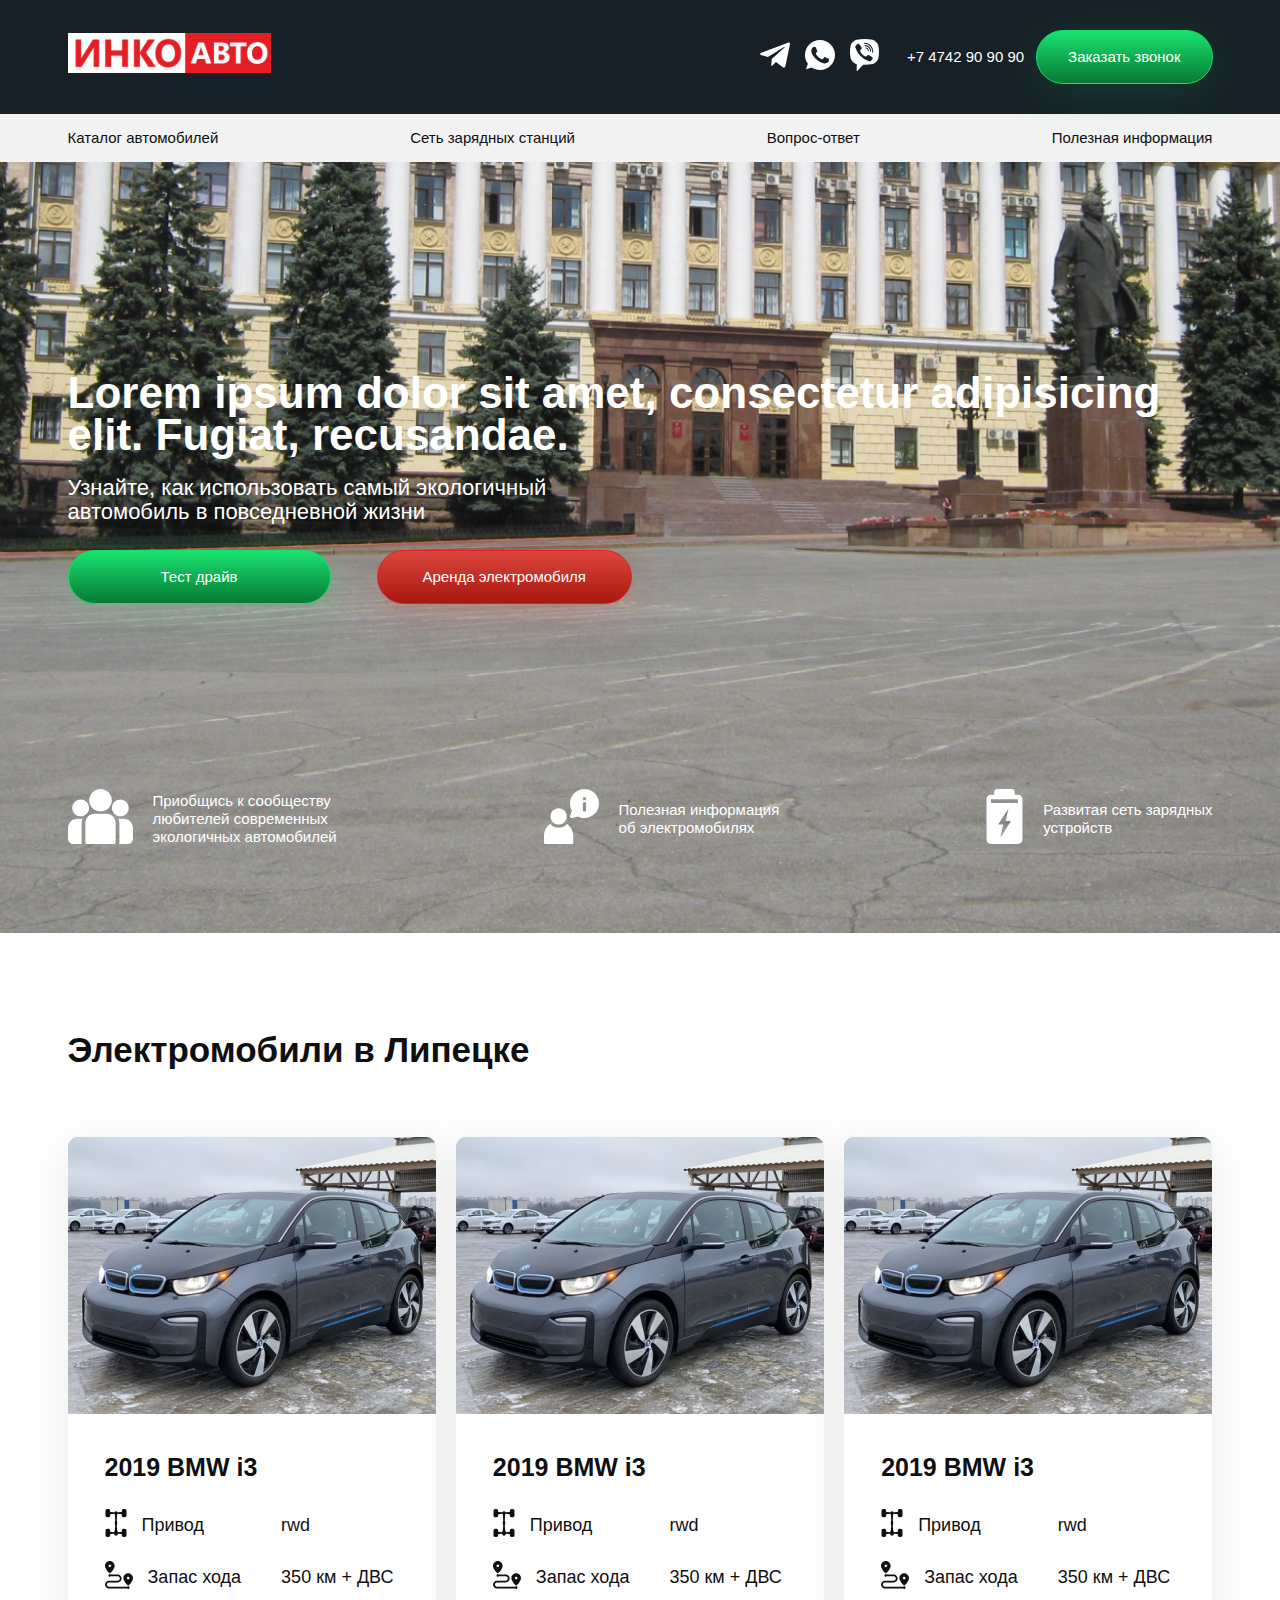
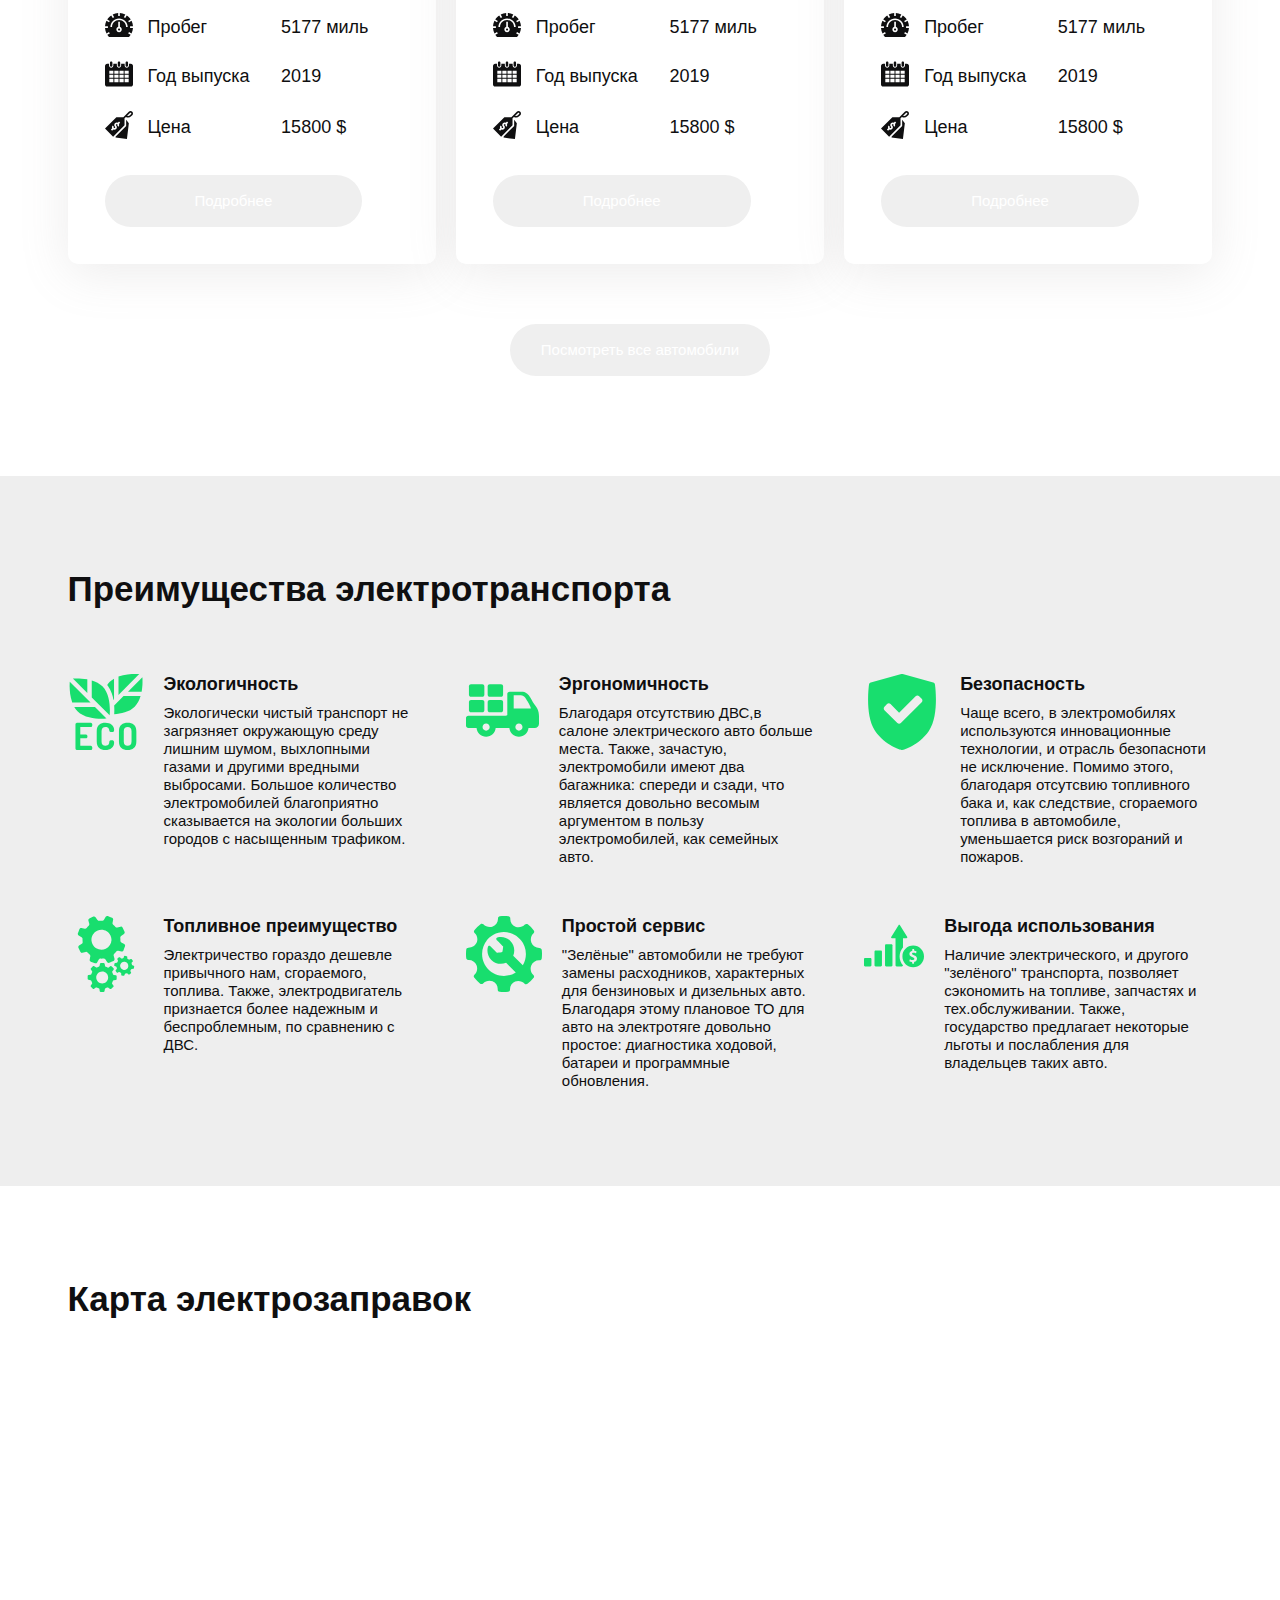
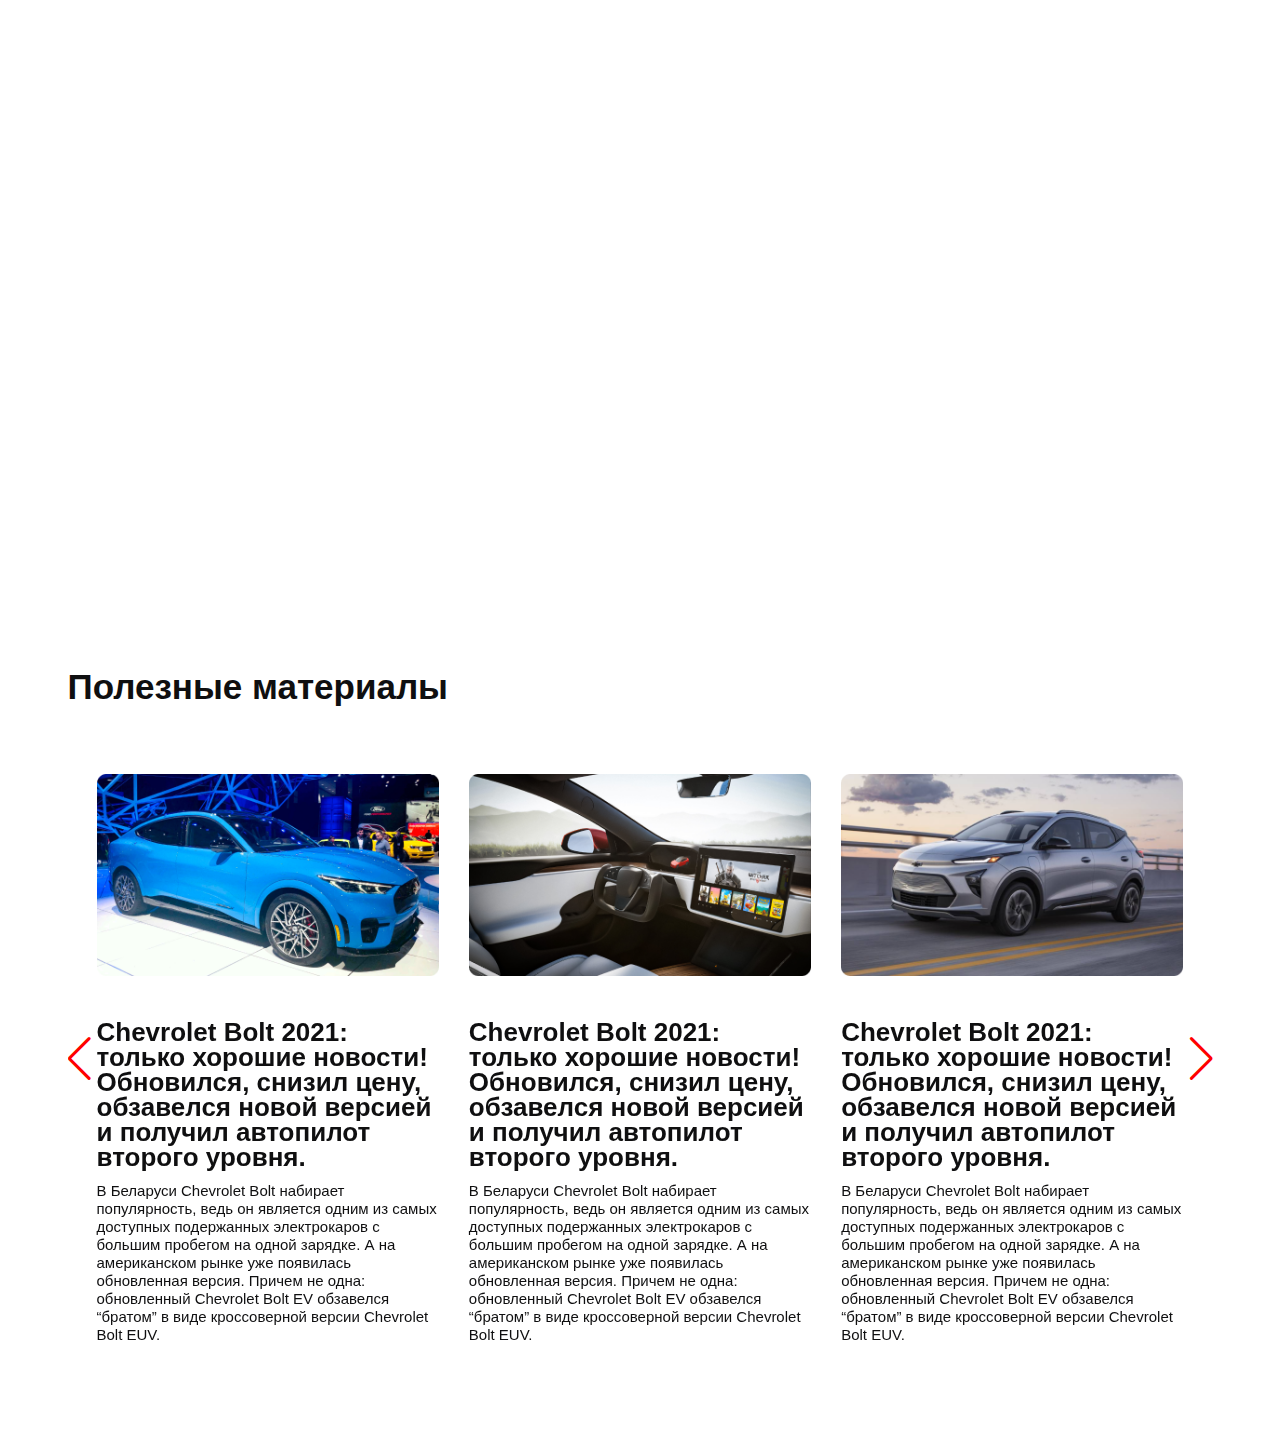
<file: index.html>
<!doctype html>
<html lang="en">
<head>
    <meta charset="UTF-8">
    <meta name="viewport"
          content="width=device-width, user-scalable=no, initial-scale=1.0, maximum-scale=1.0, minimum-scale=1.0">
    <meta http-equiv="X-UA-Compatible" content="ie=edge">
    <title>Document</title>
    <link
            rel="stylesheet"
            href="https://unpkg.com/swiper/swiper-bundle.min.css"
    />
    <link rel="stylesheet" href="./src/css/style.css">
</head>
<body>

<header class="header">
        <div class="header__top">
            <div class="container">
                <div class="header__top-row">
                    <h1 class="header__title">


                        <picture>
                            <source srcset="./src/images/google.svg" media="(max-width:576px)">
                            <img class="header__logo" src="./src/images/logo.svg" alt="ИНКО-АВТО">
                        </picture>



                    </h1>
                    <div class="header__top-right">
                        <div class="header__top-social">
                        <span class="header__top-icon">
                            <svg width="30" height="26" viewBox="0 0 30 26" fill="none" xmlns="http://www.w3.org/2000/svg">
<path d="M11.7713 16.9762L11.275 23.9563C11.985 23.9563 12.2925 23.6513 12.6613 23.285L15.99 20.1038L22.8875 25.155C24.1525 25.86 25.0438 25.4888 25.385 23.9913L29.9125 2.77624L29.9138 2.77499C30.315 0.904988 29.2375 0.173738 28.005 0.632488L1.39251 10.8212C-0.423741 11.5262 -0.396241 12.5387 1.08376 12.9975L7.88751 15.1137L23.6913 5.22499C24.435 4.73249 25.1113 5.00499 24.555 5.49749L11.7713 16.9762Z" fill="white"/>
</svg>

                        </span>
                            <span class="header__top-icon">
                          <svg width="30" height="30" viewBox="0 0 30 30" fill="none" xmlns="http://www.w3.org/2000/svg">
<path d="M15.0037 0H14.9963C6.72563 0 0 6.7275 0 15C0 18.2812 1.0575 21.3225 2.85562 23.7919L0.98625 29.3644L6.75187 27.5213C9.12375 29.0925 11.9531 30 15.0037 30C23.2744 30 30 23.2706 30 15C30 6.72938 23.2744 0 15.0037 0ZM23.7319 21.1819C23.37 22.2038 21.9338 23.0512 20.7881 23.2987C20.0044 23.4656 18.9806 23.5988 15.5344 22.17C11.1262 20.3438 8.2875 15.8644 8.06625 15.5737C7.85437 15.2831 6.285 13.2019 6.285 11.0494C6.285 8.89688 7.37813 7.84875 7.81875 7.39875C8.18062 7.02938 8.77875 6.86062 9.3525 6.86062C9.53813 6.86062 9.705 6.87 9.855 6.8775C10.2956 6.89625 10.5169 6.9225 10.8075 7.61813C11.1694 8.49 12.0506 10.6425 12.1556 10.8638C12.2625 11.085 12.3694 11.385 12.2194 11.6756C12.0788 11.9756 11.955 12.1087 11.7337 12.3637C11.5125 12.6187 11.3025 12.8138 11.0812 13.0875C10.8787 13.3256 10.65 13.5806 10.905 14.0213C11.16 14.4525 12.0413 15.8906 13.3387 17.0456C15.0131 18.5362 16.3706 19.0125 16.8562 19.215C17.2181 19.365 17.6494 19.3294 17.9137 19.0481C18.2494 18.6863 18.6637 18.0863 19.0856 17.4956C19.3856 17.0719 19.7644 17.0194 20.1619 17.1694C20.5669 17.31 22.71 18.3694 23.1506 18.5887C23.5912 18.81 23.8819 18.915 23.9887 19.1006C24.0938 19.2863 24.0938 20.1581 23.7319 21.1819Z" fill="white"/>
</svg>

                        </span>
                            <span class="header__top-icon">
                          <svg width="29" height="32" viewBox="0 0 29 32" fill="none" xmlns="http://www.w3.org/2000/svg">
<path d="M22.4844 0.757848C17.1865 -0.252616 11.8137 -0.252616 6.51468 0.757848C4.19699 1.2754 1.28116 4.07677 0.711107 6.33007C-0.237036 10.69 -0.237036 15.1097 0.711107 19.4696C1.28116 21.7229 4.19699 24.5243 6.51468 25.0418C6.51526 25.042 6.51585 25.0421 6.51643 25.0422C6.61967 25.0625 6.69494 25.1522 6.69494 25.2577V31.6446C6.69494 31.9638 7.08356 32.1211 7.3048 31.8899L10.3307 28.7763C10.3307 28.7763 12.7419 26.2947 13.1754 25.8485C13.2178 25.8048 13.2763 25.7812 13.337 25.7829C16.392 25.8677 19.4503 25.6203 22.4844 25.042C24.8021 24.5244 27.7191 21.723 28.288 19.4697C29.2373 15.1098 29.2373 10.6901 28.288 6.33019C27.719 4.07677 24.8033 1.2754 22.4844 0.757848ZM22.5652 19.7948C22.1017 20.7816 21.4272 21.6025 20.4542 22.1265C20.1798 22.2744 19.8517 22.3222 19.5418 22.4178C19.1855 22.3094 18.8459 22.2365 18.5306 22.1053C15.2629 20.746 12.2555 18.9924 9.87333 16.3043C8.51865 14.7757 7.45825 13.05 6.56208 11.2236C6.13706 10.3575 5.77887 9.45746 5.41378 8.5633C5.08076 7.74789 5.57122 6.90549 6.08754 6.29111C6.57203 5.71452 7.19547 5.27325 7.87064 4.94805C8.39762 4.6942 8.91746 4.84055 9.30233 5.28839C10.1344 6.2566 10.8986 7.27434 11.5175 8.39665C11.898 9.08696 11.7936 9.93077 11.1039 10.4006C10.9363 10.5148 10.7835 10.6488 10.6274 10.7778C10.4904 10.8908 10.3616 11.005 10.2677 11.158C10.0961 11.4379 10.0879 11.7683 10.1984 12.0727C11.0489 14.4161 12.4825 16.2384 14.835 17.2198C15.2116 17.3769 15.5896 17.5597 16.0233 17.509C16.7496 17.4239 16.9847 16.6252 17.4937 16.2079C17.9912 15.8 18.6269 15.7946 19.1628 16.1346C19.6988 16.4747 20.2184 16.8398 20.7348 17.2088C21.2418 17.571 21.7465 17.9253 22.2142 18.3382C22.6635 18.7351 22.8184 19.2559 22.5652 19.7948ZM18.3461 12.1584C18.1432 12.162 18.223 12.158 18.3001 12.1558C17.9732 12.1443 17.7954 11.9513 17.7602 11.6376C17.7346 11.4084 17.7143 11.1762 17.6598 10.9532C17.5523 10.514 17.3195 10.107 16.9512 9.83794C16.7772 9.71084 16.5801 9.61813 16.3736 9.55851C16.1113 9.48258 15.8389 9.50347 15.5772 9.43915C15.293 9.36944 15.1358 9.1386 15.1804 8.87125C15.221 8.62797 15.4571 8.43808 15.7222 8.45733C17.3793 8.57727 18.5637 9.43622 18.7327 11.3922C18.7447 11.5303 18.7587 11.676 18.7282 11.8081C18.6785 12.0227 18.5255 12.1344 18.3709 12.1547C18.3836 12.155 18.3811 12.156 18.3461 12.1584ZM17.3157 7.68475C16.8072 7.43513 16.2573 7.27998 15.6998 7.1875C15.4562 7.14713 15.2101 7.1226 14.9653 7.08845C14.6687 7.04714 14.5104 6.8576 14.5244 6.56455C14.5375 6.28993 14.7377 6.09242 15.0361 6.10932C16.0171 6.16518 16.9645 6.37772 17.8366 6.8407C19.6099 7.78228 20.6229 9.26851 20.9186 11.2531C20.9321 11.343 20.9535 11.432 20.9603 11.5223C20.9771 11.745 20.9875 11.9681 21.0046 12.2619C20.9976 12.3154 20.9939 12.4412 20.9627 12.5597C20.8493 12.99 20.1987 13.0438 20.0489 12.6096C20.0045 12.4808 19.9979 12.3342 19.9976 12.1955C19.9961 11.2878 19.7993 10.3811 19.3428 9.59137C18.8735 8.77995 18.1565 8.09762 17.3157 7.68475ZM22.7952 13.8181C22.4526 13.8222 22.2984 13.5348 22.2762 13.2267C22.2322 12.6169 22.2018 12.0044 22.1178 11.3996C21.6754 8.20735 19.1364 5.5663 15.9673 4.99957C15.4904 4.91425 15.0022 4.89183 14.5192 4.84102C14.2138 4.80886 13.8139 4.79032 13.7462 4.40972C13.6894 4.09062 13.9581 3.83654 14.2611 3.82022C14.3435 3.81576 14.4264 3.81952 14.5092 3.81987C18.6137 3.93524 14.7597 3.82879 14.5202 3.82046C18.7894 3.94521 22.2946 6.78766 23.0463 11.0206C23.1745 11.7425 23.2201 12.4805 23.2771 13.2132C23.301 13.5213 23.127 13.8141 22.7952 13.8181Z" fill="white"/>
</svg>

                        </span>
                        </div>
                        <div class="header__top-call">
                            <a class="header__number" href="tel:+7 4742 90 90 90">+7 4742 90 90 90</a>
                            <button class="btn btn_green btn_call" type="button">Заказать звонок</button>
                        </div>
                    </div>
                </div>
            </div>
        </div>
        <div class="header__bot">
            <div class="container">
                <div class="header__bot-row">
                    <div class="header__burger">
                        <span class="header__burger-line"></span>
                    </div>
                    <nav class="header__nav">
                        <a class="header__link" href="">Каталог автомобилей</a>
                        <a class="header__link" href="./pages/charge/index.html">Сеть зарядных станций</a>
                        <a class="header__link" href="./pages/question/index.html">Вопрос-ответ</a>
                        <a class="header__link" href="./pages/info/index.html">Полезная информация</a>
                        <div class="header__top-social header__nav-social">
                        <span class="header__top-icon">
                            <svg width="30" height="26" viewBox="0 0 30 26" fill="none" xmlns="http://www.w3.org/2000/svg">
<path d="M11.7713 16.9762L11.275 23.9563C11.985 23.9563 12.2925 23.6513 12.6613 23.285L15.99 20.1038L22.8875 25.155C24.1525 25.86 25.0438 25.4888 25.385 23.9913L29.9125 2.77624L29.9138 2.77499C30.315 0.904988 29.2375 0.173738 28.005 0.632488L1.39251 10.8212C-0.423741 11.5262 -0.396241 12.5387 1.08376 12.9975L7.88751 15.1137L23.6913 5.22499C24.435 4.73249 25.1113 5.00499 24.555 5.49749L11.7713 16.9762Z" fill="white"/>
</svg>

                        </span>
                            <span class="header__top-icon">
                          <svg width="30" height="30" viewBox="0 0 30 30" fill="none" xmlns="http://www.w3.org/2000/svg">
<path d="M15.0037 0H14.9963C6.72563 0 0 6.7275 0 15C0 18.2812 1.0575 21.3225 2.85562 23.7919L0.98625 29.3644L6.75187 27.5213C9.12375 29.0925 11.9531 30 15.0037 30C23.2744 30 30 23.2706 30 15C30 6.72938 23.2744 0 15.0037 0ZM23.7319 21.1819C23.37 22.2038 21.9338 23.0512 20.7881 23.2987C20.0044 23.4656 18.9806 23.5988 15.5344 22.17C11.1262 20.3438 8.2875 15.8644 8.06625 15.5737C7.85437 15.2831 6.285 13.2019 6.285 11.0494C6.285 8.89688 7.37813 7.84875 7.81875 7.39875C8.18062 7.02938 8.77875 6.86062 9.3525 6.86062C9.53813 6.86062 9.705 6.87 9.855 6.8775C10.2956 6.89625 10.5169 6.9225 10.8075 7.61813C11.1694 8.49 12.0506 10.6425 12.1556 10.8638C12.2625 11.085 12.3694 11.385 12.2194 11.6756C12.0788 11.9756 11.955 12.1087 11.7337 12.3637C11.5125 12.6187 11.3025 12.8138 11.0812 13.0875C10.8787 13.3256 10.65 13.5806 10.905 14.0213C11.16 14.4525 12.0413 15.8906 13.3387 17.0456C15.0131 18.5362 16.3706 19.0125 16.8562 19.215C17.2181 19.365 17.6494 19.3294 17.9137 19.0481C18.2494 18.6863 18.6637 18.0863 19.0856 17.4956C19.3856 17.0719 19.7644 17.0194 20.1619 17.1694C20.5669 17.31 22.71 18.3694 23.1506 18.5887C23.5912 18.81 23.8819 18.915 23.9887 19.1006C24.0938 19.2863 24.0938 20.1581 23.7319 21.1819Z" fill="white"/>
</svg>

                        </span>
                            <span class="header__top-icon">
                          <svg width="29" height="32" viewBox="0 0 29 32" fill="none" xmlns="http://www.w3.org/2000/svg">
<path d="M22.4844 0.757848C17.1865 -0.252616 11.8137 -0.252616 6.51468 0.757848C4.19699 1.2754 1.28116 4.07677 0.711107 6.33007C-0.237036 10.69 -0.237036 15.1097 0.711107 19.4696C1.28116 21.7229 4.19699 24.5243 6.51468 25.0418C6.51526 25.042 6.51585 25.0421 6.51643 25.0422C6.61967 25.0625 6.69494 25.1522 6.69494 25.2577V31.6446C6.69494 31.9638 7.08356 32.1211 7.3048 31.8899L10.3307 28.7763C10.3307 28.7763 12.7419 26.2947 13.1754 25.8485C13.2178 25.8048 13.2763 25.7812 13.337 25.7829C16.392 25.8677 19.4503 25.6203 22.4844 25.042C24.8021 24.5244 27.7191 21.723 28.288 19.4697C29.2373 15.1098 29.2373 10.6901 28.288 6.33019C27.719 4.07677 24.8033 1.2754 22.4844 0.757848ZM22.5652 19.7948C22.1017 20.7816 21.4272 21.6025 20.4542 22.1265C20.1798 22.2744 19.8517 22.3222 19.5418 22.4178C19.1855 22.3094 18.8459 22.2365 18.5306 22.1053C15.2629 20.746 12.2555 18.9924 9.87333 16.3043C8.51865 14.7757 7.45825 13.05 6.56208 11.2236C6.13706 10.3575 5.77887 9.45746 5.41378 8.5633C5.08076 7.74789 5.57122 6.90549 6.08754 6.29111C6.57203 5.71452 7.19547 5.27325 7.87064 4.94805C8.39762 4.6942 8.91746 4.84055 9.30233 5.28839C10.1344 6.2566 10.8986 7.27434 11.5175 8.39665C11.898 9.08696 11.7936 9.93077 11.1039 10.4006C10.9363 10.5148 10.7835 10.6488 10.6274 10.7778C10.4904 10.8908 10.3616 11.005 10.2677 11.158C10.0961 11.4379 10.0879 11.7683 10.1984 12.0727C11.0489 14.4161 12.4825 16.2384 14.835 17.2198C15.2116 17.3769 15.5896 17.5597 16.0233 17.509C16.7496 17.4239 16.9847 16.6252 17.4937 16.2079C17.9912 15.8 18.6269 15.7946 19.1628 16.1346C19.6988 16.4747 20.2184 16.8398 20.7348 17.2088C21.2418 17.571 21.7465 17.9253 22.2142 18.3382C22.6635 18.7351 22.8184 19.2559 22.5652 19.7948ZM18.3461 12.1584C18.1432 12.162 18.223 12.158 18.3001 12.1558C17.9732 12.1443 17.7954 11.9513 17.7602 11.6376C17.7346 11.4084 17.7143 11.1762 17.6598 10.9532C17.5523 10.514 17.3195 10.107 16.9512 9.83794C16.7772 9.71084 16.5801 9.61813 16.3736 9.55851C16.1113 9.48258 15.8389 9.50347 15.5772 9.43915C15.293 9.36944 15.1358 9.1386 15.1804 8.87125C15.221 8.62797 15.4571 8.43808 15.7222 8.45733C17.3793 8.57727 18.5637 9.43622 18.7327 11.3922C18.7447 11.5303 18.7587 11.676 18.7282 11.8081C18.6785 12.0227 18.5255 12.1344 18.3709 12.1547C18.3836 12.155 18.3811 12.156 18.3461 12.1584ZM17.3157 7.68475C16.8072 7.43513 16.2573 7.27998 15.6998 7.1875C15.4562 7.14713 15.2101 7.1226 14.9653 7.08845C14.6687 7.04714 14.5104 6.8576 14.5244 6.56455C14.5375 6.28993 14.7377 6.09242 15.0361 6.10932C16.0171 6.16518 16.9645 6.37772 17.8366 6.8407C19.6099 7.78228 20.6229 9.26851 20.9186 11.2531C20.9321 11.343 20.9535 11.432 20.9603 11.5223C20.9771 11.745 20.9875 11.9681 21.0046 12.2619C20.9976 12.3154 20.9939 12.4412 20.9627 12.5597C20.8493 12.99 20.1987 13.0438 20.0489 12.6096C20.0045 12.4808 19.9979 12.3342 19.9976 12.1955C19.9961 11.2878 19.7993 10.3811 19.3428 9.59137C18.8735 8.77995 18.1565 8.09762 17.3157 7.68475ZM22.7952 13.8181C22.4526 13.8222 22.2984 13.5348 22.2762 13.2267C22.2322 12.6169 22.2018 12.0044 22.1178 11.3996C21.6754 8.20735 19.1364 5.5663 15.9673 4.99957C15.4904 4.91425 15.0022 4.89183 14.5192 4.84102C14.2138 4.80886 13.8139 4.79032 13.7462 4.40972C13.6894 4.09062 13.9581 3.83654 14.2611 3.82022C14.3435 3.81576 14.4264 3.81952 14.5092 3.81987C18.6137 3.93524 14.7597 3.82879 14.5202 3.82046C18.7894 3.94521 22.2946 6.78766 23.0463 11.0206C23.1745 11.7425 23.2201 12.4805 23.2771 13.2132C23.301 13.5213 23.127 13.8141 22.7952 13.8181Z" fill="white"/>
</svg>

                        </span>
                        </div>
                        <a class="header__number header__nav-number" href="tel:+7 4742 90 90 90">+7 4742 90 90 90</a>
                    </nav>
                </div>

            </div>
        </div>
</header>




<main>
    <section class="home">
        <div class="container">
            <h2 class="home__title">Lorem ipsum dolor sit amet, consectetur adipisicing elit. Fugiat, recusandae.</h2>
            <p class="home__subtitle">Узнайте, как использовать самый экологичный <br>
                автомобиль в повседневной жизни</p>
            <div class="home__btns">
                <button class="btn btn_green btn_test" type="button">Тест драйв</button>
                <button class="btn btn_red btn_rent" type="button">Аренда электромобиля</button>
            </div>
            <div class="home__row">
                <div class="home__card">
                    <span class="home__card-icon">
                            <svg width="65" height="65" viewBox="0 0 65 65" fill="none" xmlns="http://www.w3.org/2000/svg">
                        <path d="M55.617 34.6989H50.5901C51.1025 36.1017 51.3825 37.6157 51.3825 39.1936V58.1921C51.3825 58.85 51.268 59.4815 51.0596 60.0688H59.3701C62.4745 60.0688 65 57.5431 65 54.4389V44.0819C65.0001 38.9082 60.7909 34.6989 55.617 34.6989Z" fill="white"/>
                        <path d="M13.6177 39.1937C13.6177 37.6157 13.8976 36.1019 14.41 34.699H9.38312C4.20927 34.699 0 38.9083 0 44.0822V54.4391C0 57.5434 2.52548 60.069 5.62987 60.069H13.9405C13.7322 59.4815 13.6177 58.8501 13.6177 58.1923V39.1937Z" fill="white"/>
                        <path d="M38.2461 29.8105H26.754C21.5802 29.8105 17.3709 34.0198 17.3709 39.1937V58.1922C17.3709 59.2286 18.2111 60.0689 19.2475 60.0689H45.7526C46.789 60.0689 47.6292 59.2287 47.6292 58.1922V39.1937C47.6292 34.0198 43.42 29.8105 38.2461 29.8105Z" fill="white"/>
                        <path d="M32.5 4.93088C26.2778 4.93088 21.2157 9.99302 21.2157 16.2154C21.2157 20.4359 23.5451 24.122 26.9853 26.0573C28.617 26.9752 30.4982 27.4998 32.5 27.4998C34.5018 27.4998 36.383 26.9752 38.0148 26.0573C41.4551 24.122 43.7844 20.4358 43.7844 16.2154C43.7844 9.99314 38.7223 4.93088 32.5 4.93088Z" fill="white"/>
                        <path d="M12.6849 15.4488C8.03145 15.4488 4.2457 19.2346 4.2457 23.888C4.2457 28.5415 8.03145 32.3273 12.6849 32.3273C13.8653 32.3273 14.9894 32.0828 16.0105 31.6432C17.7759 30.8832 19.2315 29.5377 20.1323 27.8524C20.7645 26.6696 21.1241 25.3202 21.1241 23.888C21.1241 19.2347 17.3384 15.4488 12.6849 15.4488Z" fill="white"/>
                        <path d="M52.3152 15.4488C47.6617 15.4488 43.876 19.2346 43.876 23.888C43.876 25.3203 44.2356 26.6697 44.8679 27.8524C45.7686 29.5379 47.2242 30.8833 48.9897 31.6432C50.0107 32.0828 51.1348 32.3273 52.3152 32.3273C56.9687 32.3273 60.7544 28.5415 60.7544 23.888C60.7544 19.2346 56.9687 15.4488 52.3152 15.4488Z" fill="white"/>
                    </svg>
                    </span>
                    <p class="home__card-text">Приобщись к сообществу <br>
                        любителей современных <br>
                        экологичных  автомобилей</p>
                </div>
                <div class="home__card">
                    <span class="home__card-icon">
                        <svg width="55" height="55" viewBox="0 0 55 55" fill="none" xmlns="http://www.w3.org/2000/svg">
<path d="M14.6094 19.3359C10.1672 19.3359 6.44531 22.9504 6.44531 27.3926C6.44531 31.8348 10.1672 35.4492 14.6094 35.4492C19.0516 35.4492 22.7734 31.8348 22.7734 27.3926C22.7734 22.9504 19.0516 19.3359 14.6094 19.3359Z" fill="white"/>
<path d="M40.498 0C32.5012 0 25.9961 6.50515 25.9961 14.502C25.9961 16.9961 26.6334 19.4304 27.8434 21.5893L26.0795 26.8828C25.8922 27.4413 26.026 28.055 26.4257 28.4877C26.8358 28.9313 27.4483 29.0958 27.9977 28.9551L33.9819 27.4603C35.993 28.4721 38.2321 29.0039 40.498 29.0039C48.4949 29.0039 55 22.4988 55 14.502C55 6.50515 48.4949 0 40.498 0ZM42.1094 20.9473C42.1094 21.8379 41.3887 22.5586 40.498 22.5586C39.6074 22.5586 38.8867 21.8379 38.8867 20.9473V14.502C38.8867 13.6113 39.6074 12.8906 40.498 12.8906C41.3887 12.8906 42.1094 13.6113 42.1094 14.502V20.9473ZM40.498 11.2793C39.6082 11.2793 38.8867 10.5579 38.8867 9.66797C38.8867 8.77809 39.6082 8.05664 40.498 8.05664C41.3879 8.05664 42.1094 8.77809 42.1094 9.66797C42.1094 10.5579 41.3879 11.2793 40.498 11.2793Z" fill="white"/>
<path d="M23.0646 34.9087C20.9985 37.2014 17.9308 38.6719 14.6094 38.6719C11.288 38.6719 8.22024 37.2014 6.1542 34.9087C2.44353 37.5379 0 41.8446 0 46.7285V53.3887C0 54.2793 0.720693 55 1.61133 55H27.6074C28.4981 55 29.2188 54.2793 29.2188 53.3887V46.7285C29.2188 41.8446 26.7752 37.5379 23.0646 34.9087Z" fill="white"/>
</svg>

                    </span>
                    <p class="home__card-text">Полезная информация <br> об электромобилях</p>
                </div>
                <div class="home__card">
                    <span class="home__card-icon">
                          <svg width="37" height="55" viewBox="0 0 37 55" fill="none" xmlns="http://www.w3.org/2000/svg">
<path d="M32.028 5.8212H28.745V2.9728C28.745 1.3336 27.4114 0 25.7722 0H11.2277C9.5885 0 8.25489 1.3336 8.25489 2.9728V5.8212H4.97203C2.51322 5.8212 0.512817 7.8216 0.512817 10.2804V50.5408C0.512817 52.9996 2.51322 55 4.97203 55H32.028C34.4868 55 36.4872 52.9996 36.4872 50.5408V10.2804C36.4872 7.8216 34.4868 5.8212 32.028 5.8212ZM14.4434 48.4598L17.1035 35.8233C17.125 35.7202 17.099 35.6127 17.0318 35.5292C16.9674 35.4514 16.8646 35.4021 16.7605 35.4021H12.0587L22.5088 19.5596L19.8609 31.4722C19.8381 31.5755 19.8631 31.6822 19.9295 31.7641C19.9981 31.8503 20.0971 31.8977 20.2038 31.8977H24.9228L14.4434 48.4598ZM32.028 14.0881H4.97203V10.2804H32.028V14.0881Z" fill="white"/>
</svg>

                    </span>
                    <p class="home__card-text">Развитая сеть зарядных <br>
                        устройств</p>
                </div>

            </div>
        </div>
    </section>
    <section class="autos">
        <div class="container">
            <h2 class="autos__title">
                Электромобили в Липецке
            </h2>
            <div class="autos__row">
                <div class="autos__card">
                    <img src="./src/images/cardImg.png" alt="" class="autos__card-img">
                    <div class="autos__card-info">
                        <h3 class="autos__card-title">
                            2019 BMW i3
                        </h3>
                        <ul class="autos__list">
                            <li class="autos__item">
                                <div class="autos__item-left">
                                <span>
                                    <svg width="22" height="28" viewBox="0 0 22 28" fill="none"
                                         xmlns="http://www.w3.org/2000/svg">
<path d="M18.5834 8.16665H19.75C20.715 8.16665 21.5 7.38166 21.5 6.41665V1.75C21.5 0.784984 20.715 0 19.75 0H18.5834C17.6183 0 16.8334 0.784984 16.8334 1.75V2.96718L12.5854 3.35327C12.3077 2.75308 11.7037 2.33335 11 2.33335C10.2963 2.33335 9.69237 2.75302 9.41461 3.35327L5.16665 2.96718V1.75C5.16665 0.784984 4.38166 0 3.41665 0H2.25C1.28498 0 0.5 0.784984 0.5 1.75V6.41665C0.5 7.38166 1.28498 8.16665 2.25 8.16665H3.41665C4.38166 8.16665 5.16665 7.38166 5.16665 6.41665V5.19952L9.41461 4.81343C9.51622 5.03305 9.66256 5.22545 9.84112 5.38459L10.2662 11.697C10.0187 11.7645 9.83324 11.9809 9.83324 12.25V15.75C9.83324 16.0091 10.0046 16.2212 10.2381 16.2974L9.84194 21.4481C9.48177 21.7689 9.25 22.2307 9.25 22.75V23.1718L5.16665 22.8005V21.5833C5.16665 20.6183 4.38166 19.8333 3.41665 19.8333H2.25C1.28498 19.8333 0.5 20.6183 0.5 21.5833V26.25C0.5 27.215 1.28498 28 2.25 28H3.41665C4.38166 28 5.16665 27.215 5.16665 26.25V25.0329L9.25 24.6615V25.0833C9.25 26.0483 10.035 26.8333 11 26.8333C11.965 26.8333 12.75 26.0483 12.75 25.0833V24.6615L16.8334 25.0328V26.25C16.8334 27.215 17.6183 28 18.5834 28H19.75C20.715 28 21.5 27.215 21.5 26.25V21.5834C21.5 20.6183 20.715 19.8334 19.75 19.8334H18.5834C17.6183 19.8334 16.8334 20.6183 16.8334 21.5834V22.8005L12.75 23.1718V22.75C12.75 22.2306 12.5181 21.7686 12.1577 21.4478L11.7577 16.2982C11.9932 16.2232 12.1666 16.0106 12.1666 15.7501V12.2501C12.1666 11.9826 11.9834 11.7669 11.7382 11.6979L12.159 5.38453C12.3374 5.22539 12.4837 5.03305 12.5853 4.81354L16.8333 5.19963V6.41676C16.8334 7.38166 17.6183 8.16665 18.5834 8.16665Z"
      fill="#0F0F10"/>
</svg>

                                </span>
                                    <p class="autos__item-info">
                                        Привод
                                    </p>
                                </div>
                                <div class="autos__item-right">
                                    <p class="autos__item-text">
                                        rwd
                                    </p>
                                </div>
                            </li>
                            <li class="autos__item">
                                <div class="autos__item-left">
                                <span>
<svg width="28" height="28" viewBox="0 0 28 28" fill="none" xmlns="http://www.w3.org/2000/svg">
<path d="M23.1812 12.2499C20.5278 12.2527 18.3709 14.4265 18.3737 17.0963C18.3748 18.5549 19.1016 20.2174 20.5338 22.0385C21.5559 23.3384 22.5687 24.2418 22.6114 24.2795C22.9437 24.5746 23.444 24.5726 23.7741 24.2785C23.8167 24.2407 24.8279 23.3351 25.8478 22.0335C26.942 20.6367 27.9987 18.8548 27.9987 17.087C27.9964 14.4223 25.8558 12.2499 23.1812 12.2499ZM21.8737 17.0635C21.8725 16.3386 22.4591 15.7511 23.1845 15.7499C24.3522 15.7499 24.9367 17.1675 24.1148 17.9894C23.2969 18.8091 21.8737 18.2383 21.8737 17.0635Z" fill="#0F0F10"/>
<path d="M4.23374 12.0291C4.56531 12.3234 5.06433 12.3239 5.39639 12.0291C5.43905 11.9913 6.45131 11.0868 7.47233 9.78633C8.90241 7.96359 9.62756 6.30055 9.62756 4.84148C9.62756 2.17219 7.4685 0 4.81506 0C2.16163 0 0.00256348 2.17219 0.00256348 4.84148C0.00256348 6.30055 0.72772 7.96359 2.1578 9.78633C3.17881 11.0868 4.19108 11.9913 4.23374 12.0291ZM4.81506 3.5C5.53858 3.5 6.12756 4.08898 6.12756 4.8125C6.12756 5.53602 5.53858 6.125 4.81506 6.125C4.09155 6.125 3.50256 5.53602 3.50256 4.8125C3.50256 4.08898 4.09155 3.5 4.81506 3.5Z" fill="#0F0F10"/>
<path d="M24.508 26.6863C24.508 27.8851 23.0213 28.4585 22.2182 27.5624H3.93956C1.76847 27.5624 0.0020752 25.796 0.0020752 23.6249C0.0020752 21.4538 1.76847 19.6874 3.93956 19.6874H12.7169C13.908 19.6874 14.877 18.7184 14.877 17.5273C14.877 16.3362 13.908 15.3672 12.7169 15.3672H5.79291C5.52877 15.6586 5.17719 15.8047 4.81456 15.8047C3.65103 15.8047 3.06336 14.3873 3.88542 13.5652C4.42584 13.0236 5.30379 13.0633 5.79236 13.6172H12.7169C14.8732 13.6172 16.627 15.371 16.627 17.5273C16.627 19.6836 14.8732 21.4374 12.7169 21.4374H3.93956C2.73316 21.4374 1.75207 22.4185 1.75207 23.6249C1.75207 24.8313 2.73316 25.8124 3.93956 25.8124C23.6279 25.8124 22.1893 25.8381 22.2669 25.7605C23.0868 24.9387 24.5071 25.5158 24.508 26.6863Z" fill="#0F0F10"/>
</svg>


                                </span>
                                    <p class="autos__item-info">
                                        Запас хода
                                    </p>
                                </div>
                                <div class="autos__item-right">
                                    <p class="autos__item-text">
                                        350 км + ДВС
                                    </p>
                                </div>
                            </li>
                            <li class="autos__item">
                                <div class="autos__item-left">
                                <span>
<svg width="28" height="24" viewBox="0 0 28 24" fill="none" xmlns="http://www.w3.org/2000/svg">
<path d="M14.0661 17.4917C14.6483 17.4917 15.1203 17.0197 15.1203 16.4375C15.1203 15.8552 14.6483 15.3832 14.0661 15.3832C13.4838 15.3832 13.0118 15.8552 13.0118 16.4375C13.0118 17.0197 13.4838 17.4917 14.0661 17.4917Z" fill="#0F0F10"/>
<path d="M23.183 20.3935L24.0044 18.9707L26.505 20.4145C27.3618 18.7291 27.8696 16.8796 27.9908 14.9647H25.0778V13.3217H28C27.8993 11.3905 27.4085 9.53193 26.5659 7.83683L24.0044 9.31569L23.183 7.89289L25.7485 6.41168C25.2219 5.60733 24.6093 4.85095 23.9136 4.15532C23.2425 3.4842 22.5151 2.88986 21.7424 2.37596L20.2503 4.96032L18.8275 4.13886L20.3231 1.54837C18.6254 0.688793 16.7606 0.184848 14.8215 0.0735043V3.06546H13.1785V0.0733948C11.2394 0.184684 9.37459 0.688684 7.67687 1.54821L9.17246 4.1387L7.74966 4.96016L6.25762 2.37585C5.48494 2.88975 4.75754 3.48409 4.08641 4.15522C3.39079 4.85084 2.77813 5.60722 2.25154 6.41157L4.81704 7.89278L3.99558 9.31558L1.43413 7.83672C0.5915 9.53193 0.100734 11.3905 0 13.3217H2.92217V14.9646H0.0091875C0.130375 16.8795 0.638203 18.7291 1.49494 20.4144L3.99552 18.9707L4.81698 20.3935L2.32438 21.8326C2.7551 22.4786 3.24188 23.0927 3.7823 23.6677L4.0256 23.9266H23.9742L24.2175 23.6677C24.7579 23.0927 25.2447 22.4786 25.6754 21.8326L23.183 20.3935ZM14.066 19.1347C12.5788 19.1347 11.3688 17.9247 11.3688 16.4375C11.3688 15.2367 12.1579 14.217 13.2445 13.8686V8.72014H14.8875V13.8686C15.9742 14.217 16.7633 15.2367 16.7633 16.4375C16.7632 17.9247 15.5532 19.1347 14.066 19.1347ZM21.076 14.0689C21.076 10.2035 17.9313 7.0589 14.066 7.0589C10.2007 7.0589 7.056 10.2035 7.056 14.0689H5.41308C5.41308 9.29759 9.29474 5.41593 14.066 5.41593C18.8373 5.41593 22.7189 9.29759 22.7189 14.0689H21.076Z" fill="#0F0F10"/>
</svg>

                                </span>
                                    <p class="autos__item-info">
                                        Пробег
                                    </p>
                                </div>
                                <div class="autos__item-right">
                                    <p class="autos__item-text">
                                        5177 миль
                                    </p>
                                </div>
                            </li>
                            <li class="autos__item">
                                <div class="autos__item-left">
                                <span>
                                   <svg width="28" height="26" viewBox="0 0 28 26" fill="none" xmlns="http://www.w3.org/2000/svg">
<path d="M25.8443 2.84892H23.9657V4.51439C23.9657 5.70559 23.0005 6.67013 21.8099 6.67013C20.6187 6.67013 19.6542 5.70559 19.6542 4.51439V2.84892H16.1557V4.51439C16.1557 5.70559 15.1918 6.67013 14 6.67013C12.8082 6.67013 11.8443 5.70559 11.8443 4.51439V2.84892H8.3458V4.51439C8.3458 5.70559 7.38126 6.67013 6.19006 6.67013C4.99947 6.67013 4.03432 5.70559 4.03432 4.51439V2.84892H2.15574C1.58416 2.84892 1.03599 3.07558 0.631324 3.47963C0.227277 3.8843 0 4.43247 0 5.00466V23.4215C0 24.6127 0.965156 25.5772 2.15574 25.5772H25.8443C27.0361 25.5772 28 24.6127 28 23.4215V5.00466C28 3.81408 27.0361 2.84892 25.8443 2.84892ZM23.6885 9.66168V12.7875H19.6209V9.66168H23.6885ZM9.34298 13.7514H13.5177V16.7153H9.34298V13.7514ZM8.37967 16.714H4.3121V13.7502H8.38029L8.37967 16.714ZM13.5183 17.678V21.2657H9.3436V17.678H13.5183ZM14.4829 17.678H18.6564V21.2657H14.4829V17.678ZM14.4829 16.714V13.7502H18.6564V16.714H14.4829ZM19.6203 13.7514H23.6879V16.7153H19.6203V13.7514ZM18.6576 9.66168V12.7875H14.4829V9.66168H18.6576ZM13.5183 9.66168V12.7875H9.3436V9.66107L13.5183 9.66168ZM8.37967 9.66107V12.7875H4.3121V9.66107H8.37967ZM4.3121 17.678H8.38029V21.2657H4.3121V17.678ZM19.6203 21.2657V17.678H23.6879V21.2657H19.6203ZM4.95821 4.51439V1.65464C4.95821 0.97466 5.51008 0.422791 6.19006 0.422791C6.87066 0.422791 7.42191 0.97466 7.42191 1.65464V4.51439C7.42191 5.19437 6.87066 5.74624 6.19006 5.74624C5.51069 5.74624 4.95821 5.19437 4.95821 4.51439ZM12.7681 4.51439V1.65464C12.7681 0.97466 13.32 0.422791 14 0.422791C14.68 0.422791 15.2319 0.97466 15.2319 1.65464V4.51439C15.2319 5.19437 14.68 5.74624 14 5.74624C13.32 5.74624 12.7681 5.19437 12.7681 4.51439ZM20.5787 4.51439V1.65464C20.5787 0.97466 21.1306 0.422791 21.8106 0.422791C22.4905 0.422791 23.0424 0.97466 23.0424 1.65464V4.51439C23.0424 5.19437 22.4905 5.74624 21.8106 5.74624C21.1293 5.74624 20.5787 5.19437 20.5787 4.51439Z" fill="#0F0F10"/>
</svg>


                                </span>
                                    <p class="autos__item-info">
                                        Год выпуска
                                    </p>
                                </div>
                                <div class="autos__item-right">
                                    <p class="autos__item-text">
                                        2019
                                    </p>
                                </div>
                            </li>
                            <li class="autos__item">
                                <div class="autos__item-left">
                                <span>
                                   <svg width="28" height="28" viewBox="0 0 28 28" fill="none" xmlns="http://www.w3.org/2000/svg">
<path d="M27.2719 4.19916C28.2317 3.23941 28.2317 1.67883 27.2719 0.719082C26.3122 -0.24067 24.7516 -0.24067 23.7918 0.719082L18.3407 6.178H11.3799L0.00830078 17.5409L8.12925 25.6619L19.516 14.2911V7.3301L20.9497 5.88065C22.554 6.94136 24.7211 6.74995 26.1118 5.35924L27.2719 4.19916ZM13.4595 15.6915L12.2995 14.5314C12.6192 14.211 12.6192 13.6911 12.2995 13.3706C11.9807 13.0518 11.4583 13.0509 11.1395 13.3714C10.8198 13.6911 10.8198 14.211 11.1395 14.5314C12.0992 15.4912 12.0992 17.0518 11.1395 18.0115C10.4722 18.6788 9.41999 18.977 8.35589 18.4743L7.07861 19.7515L5.91858 18.5915L7.19646 17.3136C6.76655 16.4006 6.90573 15.2854 7.65782 14.5314L8.81944 15.6915C8.49978 16.0111 8.49978 16.5318 8.81944 16.8515C9.1391 17.1727 9.6598 17.1712 9.97946 16.8515C10.2991 16.5318 10.2991 16.0111 9.97946 15.6915C9.01971 14.7317 9.01971 13.1703 9.97946 12.2106C10.7341 11.4573 11.8496 11.3182 12.7621 11.748L14.0395 10.4706L15.1996 11.6306L13.9224 12.9078C14.3532 13.8215 14.2136 14.9374 13.4595 15.6915ZM22.1503 4.67983L24.9518 1.87911C25.2723 1.55868 25.7914 1.55868 26.1119 1.87911C26.4315 2.19877 26.4315 2.71947 26.1119 3.03913L24.9518 4.19916C24.1948 4.95623 23.0652 5.11647 22.1503 4.67983Z" fill="#0F0F10"/>
<path d="M21.1567 8.79529V14.9711L10.6712 25.4407L10.5331 26.5705L21.9371 28L23.8365 12.2249L21.1567 8.79529Z" fill="#0F0F10"/>
</svg>


                                </span>
                                    <p class="autos__item-info">
                                        Цена
                                    </p>
                                </div>
                                <div class="autos__item-right">
                                    <p class="autos__item-text">
                                        15800 $
                                    </p>
                                </div>
                            </li>
                        </ul>
                        <button class="btn btn__green autos__card-btn">
                            Подробнее
                        </button>
                    </div>

                </div>
                <div class="autos__card">
                    <img src="./src/images/cardImg.png" alt="" class="autos__card-img">
                    <div class="autos__card-info">
                        <h3 class="autos__card-title">
                            2019 BMW i3
                        </h3>
                        <ul class="autos__list">
                            <li class="autos__item">
                                <div class="autos__item-left">
                                <span>
                                    <svg width="22" height="28" viewBox="0 0 22 28" fill="none"
                                         xmlns="http://www.w3.org/2000/svg">
<path d="M18.5834 8.16665H19.75C20.715 8.16665 21.5 7.38166 21.5 6.41665V1.75C21.5 0.784984 20.715 0 19.75 0H18.5834C17.6183 0 16.8334 0.784984 16.8334 1.75V2.96718L12.5854 3.35327C12.3077 2.75308 11.7037 2.33335 11 2.33335C10.2963 2.33335 9.69237 2.75302 9.41461 3.35327L5.16665 2.96718V1.75C5.16665 0.784984 4.38166 0 3.41665 0H2.25C1.28498 0 0.5 0.784984 0.5 1.75V6.41665C0.5 7.38166 1.28498 8.16665 2.25 8.16665H3.41665C4.38166 8.16665 5.16665 7.38166 5.16665 6.41665V5.19952L9.41461 4.81343C9.51622 5.03305 9.66256 5.22545 9.84112 5.38459L10.2662 11.697C10.0187 11.7645 9.83324 11.9809 9.83324 12.25V15.75C9.83324 16.0091 10.0046 16.2212 10.2381 16.2974L9.84194 21.4481C9.48177 21.7689 9.25 22.2307 9.25 22.75V23.1718L5.16665 22.8005V21.5833C5.16665 20.6183 4.38166 19.8333 3.41665 19.8333H2.25C1.28498 19.8333 0.5 20.6183 0.5 21.5833V26.25C0.5 27.215 1.28498 28 2.25 28H3.41665C4.38166 28 5.16665 27.215 5.16665 26.25V25.0329L9.25 24.6615V25.0833C9.25 26.0483 10.035 26.8333 11 26.8333C11.965 26.8333 12.75 26.0483 12.75 25.0833V24.6615L16.8334 25.0328V26.25C16.8334 27.215 17.6183 28 18.5834 28H19.75C20.715 28 21.5 27.215 21.5 26.25V21.5834C21.5 20.6183 20.715 19.8334 19.75 19.8334H18.5834C17.6183 19.8334 16.8334 20.6183 16.8334 21.5834V22.8005L12.75 23.1718V22.75C12.75 22.2306 12.5181 21.7686 12.1577 21.4478L11.7577 16.2982C11.9932 16.2232 12.1666 16.0106 12.1666 15.7501V12.2501C12.1666 11.9826 11.9834 11.7669 11.7382 11.6979L12.159 5.38453C12.3374 5.22539 12.4837 5.03305 12.5853 4.81354L16.8333 5.19963V6.41676C16.8334 7.38166 17.6183 8.16665 18.5834 8.16665Z"
      fill="#0F0F10"/>
</svg>

                                </span>
                                    <p class="autos__item-info">
                                        Привод
                                    </p>
                                </div>
                                <div class="autos__item-right">
                                    <p class="autos__item-text">
                                        rwd
                                    </p>
                                </div>
                            </li>
                            <li class="autos__item">
                                <div class="autos__item-left">
                                <span>
<svg width="28" height="28" viewBox="0 0 28 28" fill="none" xmlns="http://www.w3.org/2000/svg">
<path d="M23.1812 12.2499C20.5278 12.2527 18.3709 14.4265 18.3737 17.0963C18.3748 18.5549 19.1016 20.2174 20.5338 22.0385C21.5559 23.3384 22.5687 24.2418 22.6114 24.2795C22.9437 24.5746 23.444 24.5726 23.7741 24.2785C23.8167 24.2407 24.8279 23.3351 25.8478 22.0335C26.942 20.6367 27.9987 18.8548 27.9987 17.087C27.9964 14.4223 25.8558 12.2499 23.1812 12.2499ZM21.8737 17.0635C21.8725 16.3386 22.4591 15.7511 23.1845 15.7499C24.3522 15.7499 24.9367 17.1675 24.1148 17.9894C23.2969 18.8091 21.8737 18.2383 21.8737 17.0635Z" fill="#0F0F10"/>
<path d="M4.23374 12.0291C4.56531 12.3234 5.06433 12.3239 5.39639 12.0291C5.43905 11.9913 6.45131 11.0868 7.47233 9.78633C8.90241 7.96359 9.62756 6.30055 9.62756 4.84148C9.62756 2.17219 7.4685 0 4.81506 0C2.16163 0 0.00256348 2.17219 0.00256348 4.84148C0.00256348 6.30055 0.72772 7.96359 2.1578 9.78633C3.17881 11.0868 4.19108 11.9913 4.23374 12.0291ZM4.81506 3.5C5.53858 3.5 6.12756 4.08898 6.12756 4.8125C6.12756 5.53602 5.53858 6.125 4.81506 6.125C4.09155 6.125 3.50256 5.53602 3.50256 4.8125C3.50256 4.08898 4.09155 3.5 4.81506 3.5Z" fill="#0F0F10"/>
<path d="M24.508 26.6863C24.508 27.8851 23.0213 28.4585 22.2182 27.5624H3.93956C1.76847 27.5624 0.0020752 25.796 0.0020752 23.6249C0.0020752 21.4538 1.76847 19.6874 3.93956 19.6874H12.7169C13.908 19.6874 14.877 18.7184 14.877 17.5273C14.877 16.3362 13.908 15.3672 12.7169 15.3672H5.79291C5.52877 15.6586 5.17719 15.8047 4.81456 15.8047C3.65103 15.8047 3.06336 14.3873 3.88542 13.5652C4.42584 13.0236 5.30379 13.0633 5.79236 13.6172H12.7169C14.8732 13.6172 16.627 15.371 16.627 17.5273C16.627 19.6836 14.8732 21.4374 12.7169 21.4374H3.93956C2.73316 21.4374 1.75207 22.4185 1.75207 23.6249C1.75207 24.8313 2.73316 25.8124 3.93956 25.8124C23.6279 25.8124 22.1893 25.8381 22.2669 25.7605C23.0868 24.9387 24.5071 25.5158 24.508 26.6863Z" fill="#0F0F10"/>
</svg>


                                </span>
                                    <p class="autos__item-info">
                                        Запас хода
                                    </p>
                                </div>
                                <div class="autos__item-right">
                                    <p class="autos__item-text">
                                        350 км + ДВС
                                    </p>
                                </div>
                            </li>
                            <li class="autos__item">
                                <div class="autos__item-left">
                                <span>
<svg width="28" height="24" viewBox="0 0 28 24" fill="none" xmlns="http://www.w3.org/2000/svg">
<path d="M14.0661 17.4917C14.6483 17.4917 15.1203 17.0197 15.1203 16.4375C15.1203 15.8552 14.6483 15.3832 14.0661 15.3832C13.4838 15.3832 13.0118 15.8552 13.0118 16.4375C13.0118 17.0197 13.4838 17.4917 14.0661 17.4917Z" fill="#0F0F10"/>
<path d="M23.183 20.3935L24.0044 18.9707L26.505 20.4145C27.3618 18.7291 27.8696 16.8796 27.9908 14.9647H25.0778V13.3217H28C27.8993 11.3905 27.4085 9.53193 26.5659 7.83683L24.0044 9.31569L23.183 7.89289L25.7485 6.41168C25.2219 5.60733 24.6093 4.85095 23.9136 4.15532C23.2425 3.4842 22.5151 2.88986 21.7424 2.37596L20.2503 4.96032L18.8275 4.13886L20.3231 1.54837C18.6254 0.688793 16.7606 0.184848 14.8215 0.0735043V3.06546H13.1785V0.0733948C11.2394 0.184684 9.37459 0.688684 7.67687 1.54821L9.17246 4.1387L7.74966 4.96016L6.25762 2.37585C5.48494 2.88975 4.75754 3.48409 4.08641 4.15522C3.39079 4.85084 2.77813 5.60722 2.25154 6.41157L4.81704 7.89278L3.99558 9.31558L1.43413 7.83672C0.5915 9.53193 0.100734 11.3905 0 13.3217H2.92217V14.9646H0.0091875C0.130375 16.8795 0.638203 18.7291 1.49494 20.4144L3.99552 18.9707L4.81698 20.3935L2.32438 21.8326C2.7551 22.4786 3.24188 23.0927 3.7823 23.6677L4.0256 23.9266H23.9742L24.2175 23.6677C24.7579 23.0927 25.2447 22.4786 25.6754 21.8326L23.183 20.3935ZM14.066 19.1347C12.5788 19.1347 11.3688 17.9247 11.3688 16.4375C11.3688 15.2367 12.1579 14.217 13.2445 13.8686V8.72014H14.8875V13.8686C15.9742 14.217 16.7633 15.2367 16.7633 16.4375C16.7632 17.9247 15.5532 19.1347 14.066 19.1347ZM21.076 14.0689C21.076 10.2035 17.9313 7.0589 14.066 7.0589C10.2007 7.0589 7.056 10.2035 7.056 14.0689H5.41308C5.41308 9.29759 9.29474 5.41593 14.066 5.41593C18.8373 5.41593 22.7189 9.29759 22.7189 14.0689H21.076Z" fill="#0F0F10"/>
</svg>

                                </span>
                                    <p class="autos__item-info">
                                        Пробег
                                    </p>
                                </div>
                                <div class="autos__item-right">
                                    <p class="autos__item-text">
                                        5177 миль
                                    </p>
                                </div>
                            </li>
                            <li class="autos__item">
                                <div class="autos__item-left">
                                <span>
                                   <svg width="28" height="26" viewBox="0 0 28 26" fill="none" xmlns="http://www.w3.org/2000/svg">
<path d="M25.8443 2.84892H23.9657V4.51439C23.9657 5.70559 23.0005 6.67013 21.8099 6.67013C20.6187 6.67013 19.6542 5.70559 19.6542 4.51439V2.84892H16.1557V4.51439C16.1557 5.70559 15.1918 6.67013 14 6.67013C12.8082 6.67013 11.8443 5.70559 11.8443 4.51439V2.84892H8.3458V4.51439C8.3458 5.70559 7.38126 6.67013 6.19006 6.67013C4.99947 6.67013 4.03432 5.70559 4.03432 4.51439V2.84892H2.15574C1.58416 2.84892 1.03599 3.07558 0.631324 3.47963C0.227277 3.8843 0 4.43247 0 5.00466V23.4215C0 24.6127 0.965156 25.5772 2.15574 25.5772H25.8443C27.0361 25.5772 28 24.6127 28 23.4215V5.00466C28 3.81408 27.0361 2.84892 25.8443 2.84892ZM23.6885 9.66168V12.7875H19.6209V9.66168H23.6885ZM9.34298 13.7514H13.5177V16.7153H9.34298V13.7514ZM8.37967 16.714H4.3121V13.7502H8.38029L8.37967 16.714ZM13.5183 17.678V21.2657H9.3436V17.678H13.5183ZM14.4829 17.678H18.6564V21.2657H14.4829V17.678ZM14.4829 16.714V13.7502H18.6564V16.714H14.4829ZM19.6203 13.7514H23.6879V16.7153H19.6203V13.7514ZM18.6576 9.66168V12.7875H14.4829V9.66168H18.6576ZM13.5183 9.66168V12.7875H9.3436V9.66107L13.5183 9.66168ZM8.37967 9.66107V12.7875H4.3121V9.66107H8.37967ZM4.3121 17.678H8.38029V21.2657H4.3121V17.678ZM19.6203 21.2657V17.678H23.6879V21.2657H19.6203ZM4.95821 4.51439V1.65464C4.95821 0.97466 5.51008 0.422791 6.19006 0.422791C6.87066 0.422791 7.42191 0.97466 7.42191 1.65464V4.51439C7.42191 5.19437 6.87066 5.74624 6.19006 5.74624C5.51069 5.74624 4.95821 5.19437 4.95821 4.51439ZM12.7681 4.51439V1.65464C12.7681 0.97466 13.32 0.422791 14 0.422791C14.68 0.422791 15.2319 0.97466 15.2319 1.65464V4.51439C15.2319 5.19437 14.68 5.74624 14 5.74624C13.32 5.74624 12.7681 5.19437 12.7681 4.51439ZM20.5787 4.51439V1.65464C20.5787 0.97466 21.1306 0.422791 21.8106 0.422791C22.4905 0.422791 23.0424 0.97466 23.0424 1.65464V4.51439C23.0424 5.19437 22.4905 5.74624 21.8106 5.74624C21.1293 5.74624 20.5787 5.19437 20.5787 4.51439Z" fill="#0F0F10"/>
</svg>


                                </span>
                                    <p class="autos__item-info">
                                        Год выпуска
                                    </p>
                                </div>
                                <div class="autos__item-right">
                                    <p class="autos__item-text">
                                        2019
                                    </p>
                                </div>
                            </li>
                            <li class="autos__item">
                                <div class="autos__item-left">
                                <span>
                                   <svg width="28" height="28" viewBox="0 0 28 28" fill="none" xmlns="http://www.w3.org/2000/svg">
<path d="M27.2719 4.19916C28.2317 3.23941 28.2317 1.67883 27.2719 0.719082C26.3122 -0.24067 24.7516 -0.24067 23.7918 0.719082L18.3407 6.178H11.3799L0.00830078 17.5409L8.12925 25.6619L19.516 14.2911V7.3301L20.9497 5.88065C22.554 6.94136 24.7211 6.74995 26.1118 5.35924L27.2719 4.19916ZM13.4595 15.6915L12.2995 14.5314C12.6192 14.211 12.6192 13.6911 12.2995 13.3706C11.9807 13.0518 11.4583 13.0509 11.1395 13.3714C10.8198 13.6911 10.8198 14.211 11.1395 14.5314C12.0992 15.4912 12.0992 17.0518 11.1395 18.0115C10.4722 18.6788 9.41999 18.977 8.35589 18.4743L7.07861 19.7515L5.91858 18.5915L7.19646 17.3136C6.76655 16.4006 6.90573 15.2854 7.65782 14.5314L8.81944 15.6915C8.49978 16.0111 8.49978 16.5318 8.81944 16.8515C9.1391 17.1727 9.6598 17.1712 9.97946 16.8515C10.2991 16.5318 10.2991 16.0111 9.97946 15.6915C9.01971 14.7317 9.01971 13.1703 9.97946 12.2106C10.7341 11.4573 11.8496 11.3182 12.7621 11.748L14.0395 10.4706L15.1996 11.6306L13.9224 12.9078C14.3532 13.8215 14.2136 14.9374 13.4595 15.6915ZM22.1503 4.67983L24.9518 1.87911C25.2723 1.55868 25.7914 1.55868 26.1119 1.87911C26.4315 2.19877 26.4315 2.71947 26.1119 3.03913L24.9518 4.19916C24.1948 4.95623 23.0652 5.11647 22.1503 4.67983Z" fill="#0F0F10"/>
<path d="M21.1567 8.79529V14.9711L10.6712 25.4407L10.5331 26.5705L21.9371 28L23.8365 12.2249L21.1567 8.79529Z" fill="#0F0F10"/>
</svg>


                                </span>
                                    <p class="autos__item-info">
                                        Цена
                                    </p>
                                </div>
                                <div class="autos__item-right">
                                    <p class="autos__item-text">
                                        15800 $
                                    </p>
                                </div>
                            </li>
                        </ul>
                        <button class="btn btn__green autos__card-btn">
                            Подробнее
                        </button>
                    </div>

                </div>
                <div class="autos__card">
                    <img src="./src/images/cardImg.png" alt="" class="autos__card-img">
                    <div class="autos__card-info">
                        <h3 class="autos__card-title">
                            2019 BMW i3
                        </h3>
                        <ul class="autos__list">
                            <li class="autos__item">
                                <div class="autos__item-left">
                                <span>
                                    <svg width="22" height="28" viewBox="0 0 22 28" fill="none"
                                         xmlns="http://www.w3.org/2000/svg">
<path d="M18.5834 8.16665H19.75C20.715 8.16665 21.5 7.38166 21.5 6.41665V1.75C21.5 0.784984 20.715 0 19.75 0H18.5834C17.6183 0 16.8334 0.784984 16.8334 1.75V2.96718L12.5854 3.35327C12.3077 2.75308 11.7037 2.33335 11 2.33335C10.2963 2.33335 9.69237 2.75302 9.41461 3.35327L5.16665 2.96718V1.75C5.16665 0.784984 4.38166 0 3.41665 0H2.25C1.28498 0 0.5 0.784984 0.5 1.75V6.41665C0.5 7.38166 1.28498 8.16665 2.25 8.16665H3.41665C4.38166 8.16665 5.16665 7.38166 5.16665 6.41665V5.19952L9.41461 4.81343C9.51622 5.03305 9.66256 5.22545 9.84112 5.38459L10.2662 11.697C10.0187 11.7645 9.83324 11.9809 9.83324 12.25V15.75C9.83324 16.0091 10.0046 16.2212 10.2381 16.2974L9.84194 21.4481C9.48177 21.7689 9.25 22.2307 9.25 22.75V23.1718L5.16665 22.8005V21.5833C5.16665 20.6183 4.38166 19.8333 3.41665 19.8333H2.25C1.28498 19.8333 0.5 20.6183 0.5 21.5833V26.25C0.5 27.215 1.28498 28 2.25 28H3.41665C4.38166 28 5.16665 27.215 5.16665 26.25V25.0329L9.25 24.6615V25.0833C9.25 26.0483 10.035 26.8333 11 26.8333C11.965 26.8333 12.75 26.0483 12.75 25.0833V24.6615L16.8334 25.0328V26.25C16.8334 27.215 17.6183 28 18.5834 28H19.75C20.715 28 21.5 27.215 21.5 26.25V21.5834C21.5 20.6183 20.715 19.8334 19.75 19.8334H18.5834C17.6183 19.8334 16.8334 20.6183 16.8334 21.5834V22.8005L12.75 23.1718V22.75C12.75 22.2306 12.5181 21.7686 12.1577 21.4478L11.7577 16.2982C11.9932 16.2232 12.1666 16.0106 12.1666 15.7501V12.2501C12.1666 11.9826 11.9834 11.7669 11.7382 11.6979L12.159 5.38453C12.3374 5.22539 12.4837 5.03305 12.5853 4.81354L16.8333 5.19963V6.41676C16.8334 7.38166 17.6183 8.16665 18.5834 8.16665Z"
      fill="#0F0F10"/>
</svg>

                                </span>
                                    <p class="autos__item-info">
                                        Привод
                                    </p>
                                </div>
                                <div class="autos__item-right">
                                    <p class="autos__item-text">
                                        rwd
                                    </p>
                                </div>
                            </li>
                            <li class="autos__item">
                                <div class="autos__item-left">
                                <span>
<svg width="28" height="28" viewBox="0 0 28 28" fill="none" xmlns="http://www.w3.org/2000/svg">
<path d="M23.1812 12.2499C20.5278 12.2527 18.3709 14.4265 18.3737 17.0963C18.3748 18.5549 19.1016 20.2174 20.5338 22.0385C21.5559 23.3384 22.5687 24.2418 22.6114 24.2795C22.9437 24.5746 23.444 24.5726 23.7741 24.2785C23.8167 24.2407 24.8279 23.3351 25.8478 22.0335C26.942 20.6367 27.9987 18.8548 27.9987 17.087C27.9964 14.4223 25.8558 12.2499 23.1812 12.2499ZM21.8737 17.0635C21.8725 16.3386 22.4591 15.7511 23.1845 15.7499C24.3522 15.7499 24.9367 17.1675 24.1148 17.9894C23.2969 18.8091 21.8737 18.2383 21.8737 17.0635Z" fill="#0F0F10"/>
<path d="M4.23374 12.0291C4.56531 12.3234 5.06433 12.3239 5.39639 12.0291C5.43905 11.9913 6.45131 11.0868 7.47233 9.78633C8.90241 7.96359 9.62756 6.30055 9.62756 4.84148C9.62756 2.17219 7.4685 0 4.81506 0C2.16163 0 0.00256348 2.17219 0.00256348 4.84148C0.00256348 6.30055 0.72772 7.96359 2.1578 9.78633C3.17881 11.0868 4.19108 11.9913 4.23374 12.0291ZM4.81506 3.5C5.53858 3.5 6.12756 4.08898 6.12756 4.8125C6.12756 5.53602 5.53858 6.125 4.81506 6.125C4.09155 6.125 3.50256 5.53602 3.50256 4.8125C3.50256 4.08898 4.09155 3.5 4.81506 3.5Z" fill="#0F0F10"/>
<path d="M24.508 26.6863C24.508 27.8851 23.0213 28.4585 22.2182 27.5624H3.93956C1.76847 27.5624 0.0020752 25.796 0.0020752 23.6249C0.0020752 21.4538 1.76847 19.6874 3.93956 19.6874H12.7169C13.908 19.6874 14.877 18.7184 14.877 17.5273C14.877 16.3362 13.908 15.3672 12.7169 15.3672H5.79291C5.52877 15.6586 5.17719 15.8047 4.81456 15.8047C3.65103 15.8047 3.06336 14.3873 3.88542 13.5652C4.42584 13.0236 5.30379 13.0633 5.79236 13.6172H12.7169C14.8732 13.6172 16.627 15.371 16.627 17.5273C16.627 19.6836 14.8732 21.4374 12.7169 21.4374H3.93956C2.73316 21.4374 1.75207 22.4185 1.75207 23.6249C1.75207 24.8313 2.73316 25.8124 3.93956 25.8124C23.6279 25.8124 22.1893 25.8381 22.2669 25.7605C23.0868 24.9387 24.5071 25.5158 24.508 26.6863Z" fill="#0F0F10"/>
</svg>


                                </span>
                                    <p class="autos__item-info">
                                        Запас хода
                                    </p>
                                </div>
                                <div class="autos__item-right">
                                    <p class="autos__item-text">
                                        350 км + ДВС
                                    </p>
                                </div>
                            </li>
                            <li class="autos__item">
                                <div class="autos__item-left">
                                <span>
<svg width="28" height="24" viewBox="0 0 28 24" fill="none" xmlns="http://www.w3.org/2000/svg">
<path d="M14.0661 17.4917C14.6483 17.4917 15.1203 17.0197 15.1203 16.4375C15.1203 15.8552 14.6483 15.3832 14.0661 15.3832C13.4838 15.3832 13.0118 15.8552 13.0118 16.4375C13.0118 17.0197 13.4838 17.4917 14.0661 17.4917Z" fill="#0F0F10"/>
<path d="M23.183 20.3935L24.0044 18.9707L26.505 20.4145C27.3618 18.7291 27.8696 16.8796 27.9908 14.9647H25.0778V13.3217H28C27.8993 11.3905 27.4085 9.53193 26.5659 7.83683L24.0044 9.31569L23.183 7.89289L25.7485 6.41168C25.2219 5.60733 24.6093 4.85095 23.9136 4.15532C23.2425 3.4842 22.5151 2.88986 21.7424 2.37596L20.2503 4.96032L18.8275 4.13886L20.3231 1.54837C18.6254 0.688793 16.7606 0.184848 14.8215 0.0735043V3.06546H13.1785V0.0733948C11.2394 0.184684 9.37459 0.688684 7.67687 1.54821L9.17246 4.1387L7.74966 4.96016L6.25762 2.37585C5.48494 2.88975 4.75754 3.48409 4.08641 4.15522C3.39079 4.85084 2.77813 5.60722 2.25154 6.41157L4.81704 7.89278L3.99558 9.31558L1.43413 7.83672C0.5915 9.53193 0.100734 11.3905 0 13.3217H2.92217V14.9646H0.0091875C0.130375 16.8795 0.638203 18.7291 1.49494 20.4144L3.99552 18.9707L4.81698 20.3935L2.32438 21.8326C2.7551 22.4786 3.24188 23.0927 3.7823 23.6677L4.0256 23.9266H23.9742L24.2175 23.6677C24.7579 23.0927 25.2447 22.4786 25.6754 21.8326L23.183 20.3935ZM14.066 19.1347C12.5788 19.1347 11.3688 17.9247 11.3688 16.4375C11.3688 15.2367 12.1579 14.217 13.2445 13.8686V8.72014H14.8875V13.8686C15.9742 14.217 16.7633 15.2367 16.7633 16.4375C16.7632 17.9247 15.5532 19.1347 14.066 19.1347ZM21.076 14.0689C21.076 10.2035 17.9313 7.0589 14.066 7.0589C10.2007 7.0589 7.056 10.2035 7.056 14.0689H5.41308C5.41308 9.29759 9.29474 5.41593 14.066 5.41593C18.8373 5.41593 22.7189 9.29759 22.7189 14.0689H21.076Z" fill="#0F0F10"/>
</svg>

                                </span>
                                    <p class="autos__item-info">
                                        Пробег
                                    </p>
                                </div>
                                <div class="autos__item-right">
                                    <p class="autos__item-text">
                                        5177 миль
                                    </p>
                                </div>
                            </li>
                            <li class="autos__item">
                                <div class="autos__item-left">
                                <span>
                                   <svg width="28" height="26" viewBox="0 0 28 26" fill="none" xmlns="http://www.w3.org/2000/svg">
<path d="M25.8443 2.84892H23.9657V4.51439C23.9657 5.70559 23.0005 6.67013 21.8099 6.67013C20.6187 6.67013 19.6542 5.70559 19.6542 4.51439V2.84892H16.1557V4.51439C16.1557 5.70559 15.1918 6.67013 14 6.67013C12.8082 6.67013 11.8443 5.70559 11.8443 4.51439V2.84892H8.3458V4.51439C8.3458 5.70559 7.38126 6.67013 6.19006 6.67013C4.99947 6.67013 4.03432 5.70559 4.03432 4.51439V2.84892H2.15574C1.58416 2.84892 1.03599 3.07558 0.631324 3.47963C0.227277 3.8843 0 4.43247 0 5.00466V23.4215C0 24.6127 0.965156 25.5772 2.15574 25.5772H25.8443C27.0361 25.5772 28 24.6127 28 23.4215V5.00466C28 3.81408 27.0361 2.84892 25.8443 2.84892ZM23.6885 9.66168V12.7875H19.6209V9.66168H23.6885ZM9.34298 13.7514H13.5177V16.7153H9.34298V13.7514ZM8.37967 16.714H4.3121V13.7502H8.38029L8.37967 16.714ZM13.5183 17.678V21.2657H9.3436V17.678H13.5183ZM14.4829 17.678H18.6564V21.2657H14.4829V17.678ZM14.4829 16.714V13.7502H18.6564V16.714H14.4829ZM19.6203 13.7514H23.6879V16.7153H19.6203V13.7514ZM18.6576 9.66168V12.7875H14.4829V9.66168H18.6576ZM13.5183 9.66168V12.7875H9.3436V9.66107L13.5183 9.66168ZM8.37967 9.66107V12.7875H4.3121V9.66107H8.37967ZM4.3121 17.678H8.38029V21.2657H4.3121V17.678ZM19.6203 21.2657V17.678H23.6879V21.2657H19.6203ZM4.95821 4.51439V1.65464C4.95821 0.97466 5.51008 0.422791 6.19006 0.422791C6.87066 0.422791 7.42191 0.97466 7.42191 1.65464V4.51439C7.42191 5.19437 6.87066 5.74624 6.19006 5.74624C5.51069 5.74624 4.95821 5.19437 4.95821 4.51439ZM12.7681 4.51439V1.65464C12.7681 0.97466 13.32 0.422791 14 0.422791C14.68 0.422791 15.2319 0.97466 15.2319 1.65464V4.51439C15.2319 5.19437 14.68 5.74624 14 5.74624C13.32 5.74624 12.7681 5.19437 12.7681 4.51439ZM20.5787 4.51439V1.65464C20.5787 0.97466 21.1306 0.422791 21.8106 0.422791C22.4905 0.422791 23.0424 0.97466 23.0424 1.65464V4.51439C23.0424 5.19437 22.4905 5.74624 21.8106 5.74624C21.1293 5.74624 20.5787 5.19437 20.5787 4.51439Z" fill="#0F0F10"/>
</svg>


                                </span>
                                    <p class="autos__item-info">
                                        Год выпуска
                                    </p>
                                </div>
                                <div class="autos__item-right">
                                    <p class="autos__item-text">
                                        2019
                                    </p>
                                </div>
                            </li>
                            <li class="autos__item">
                                <div class="autos__item-left">
                                <span>
                                   <svg width="28" height="28" viewBox="0 0 28 28" fill="none" xmlns="http://www.w3.org/2000/svg">
<path d="M27.2719 4.19916C28.2317 3.23941 28.2317 1.67883 27.2719 0.719082C26.3122 -0.24067 24.7516 -0.24067 23.7918 0.719082L18.3407 6.178H11.3799L0.00830078 17.5409L8.12925 25.6619L19.516 14.2911V7.3301L20.9497 5.88065C22.554 6.94136 24.7211 6.74995 26.1118 5.35924L27.2719 4.19916ZM13.4595 15.6915L12.2995 14.5314C12.6192 14.211 12.6192 13.6911 12.2995 13.3706C11.9807 13.0518 11.4583 13.0509 11.1395 13.3714C10.8198 13.6911 10.8198 14.211 11.1395 14.5314C12.0992 15.4912 12.0992 17.0518 11.1395 18.0115C10.4722 18.6788 9.41999 18.977 8.35589 18.4743L7.07861 19.7515L5.91858 18.5915L7.19646 17.3136C6.76655 16.4006 6.90573 15.2854 7.65782 14.5314L8.81944 15.6915C8.49978 16.0111 8.49978 16.5318 8.81944 16.8515C9.1391 17.1727 9.6598 17.1712 9.97946 16.8515C10.2991 16.5318 10.2991 16.0111 9.97946 15.6915C9.01971 14.7317 9.01971 13.1703 9.97946 12.2106C10.7341 11.4573 11.8496 11.3182 12.7621 11.748L14.0395 10.4706L15.1996 11.6306L13.9224 12.9078C14.3532 13.8215 14.2136 14.9374 13.4595 15.6915ZM22.1503 4.67983L24.9518 1.87911C25.2723 1.55868 25.7914 1.55868 26.1119 1.87911C26.4315 2.19877 26.4315 2.71947 26.1119 3.03913L24.9518 4.19916C24.1948 4.95623 23.0652 5.11647 22.1503 4.67983Z" fill="#0F0F10"/>
<path d="M21.1567 8.79529V14.9711L10.6712 25.4407L10.5331 26.5705L21.9371 28L23.8365 12.2249L21.1567 8.79529Z" fill="#0F0F10"/>
</svg>


                                </span>
                                    <p class="autos__item-info">
                                        Цена
                                    </p>
                                </div>
                                <div class="autos__item-right">
                                    <p class="autos__item-text">
                                        15800 $
                                    </p>
                                </div>
                            </li>
                        </ul>
                        <button class="btn btn__green autos__card-btn">
                            Подробнее
                        </button>
                    </div>

                </div>
            </div>
            <button class="btn btn__red autos__btn" type="button">
                Посмотреть все автомобили
            </button>
        </div>
    </section>

    <section class="advantage">
        <div class="container">
            <h2 class="advantage__title">
                Преимущества электротранспорта
            </h2>
            <div class="advantage__row">
                <div class="advantage__content">
                    <span>
                        <svg width="76" height="76" viewBox="0 0 76 76" fill="none" xmlns="http://www.w3.org/2000/svg">
<path d="M23.757 23.4282L41.6449 41.3161C42.0507 36.9117 42.8793 20.794 34.3969 12.3116C31.5163 9.431 27.7068 7.58191 23.757 6.40601V23.4282Z" fill="#18DE6E"/>
<path d="M1.75635 7.72449C1.54703 10.8834 1.24609 20.2959 4.22064 28.5057H22.5376L1.75635 7.72449Z" fill="#18DE6E"/>
<path d="M19.3039 18.9756V5.35064C13.0875 4.21417 7.25955 4.42001 4.90485 4.57598L19.3039 18.9756Z" fill="#18DE6E"/>
<path d="M26.9901 32.9589H6.26978C7.16678 34.5122 8.22961 35.9543 9.49191 37.2166C15.8353 43.56 26.4474 44.6964 33.239 44.6964C35.5299 44.6964 37.3848 44.5666 38.4964 44.4645L26.9901 32.9589Z" fill="#18DE6E"/>
<path d="M73.6308 17.671C74.7673 11.4546 74.5608 5.62668 74.4054 3.27197L60.0058 17.671H73.6308Z" fill="#18DE6E"/>
<path d="M50.4757 20.9047L71.2569 0.123472C68.098 -0.0858482 58.6856 -0.386782 50.4757 2.58777V20.9047Z" fill="#18DE6E"/>
<path d="M55.5533 22.1241L46.1658 31.5117C46.418 34.986 46.3334 38.0545 46.2 40.1529C52.7939 39.7865 61.2751 38.1583 66.6693 32.7641C69.5499 29.8835 71.3996 26.074 72.5755 22.1241H55.5533Z" fill="#18DE6E"/>
<path d="M45.4712 25.9093L46.0226 25.3579V4.63696C44.4692 5.53339 43.0272 6.5968 41.7643 7.8591C40.7971 8.82626 39.9535 9.89374 39.2142 11.0302C41.1166 13.3983 42.6578 16.2371 43.8076 19.5039C44.504 21.4829 45.0601 23.6265 45.4712 25.9093Z" fill="#18DE6E"/>
<path d="M12.2925 60.5119H17.9326C18.8974 60.5119 19.454 61.4396 19.454 62.4416C19.454 63.2951 18.9716 64.2971 17.9326 64.2971H12.2925V71.7549H22.7933C23.7581 71.7549 24.3148 72.7568 24.3148 73.9072C24.3148 74.9092 23.8324 75.9854 22.7933 75.9854H9.58353C8.50793 75.9854 7.46887 75.4658 7.46887 74.4639V50.3822C7.46887 49.3802 8.50793 48.8607 9.58353 48.8607H22.7933C23.8324 48.8607 24.3148 49.9369 24.3148 50.9388C24.3148 52.0887 23.7581 53.0906 22.7933 53.0906H12.2925V60.5119Z" fill="#18DE6E"/>
<path d="M37.4503 52.8831C34.964 52.8831 33.5544 54.2555 33.5544 57.1501V67.5024C33.5544 70.3969 34.964 71.77 37.5245 71.77C40.9009 71.77 41.1978 69.3579 41.3091 67.7993C41.3833 66.6495 42.4224 66.2784 43.6841 66.2784C45.354 66.2784 46.1333 66.7608 46.1333 68.6528C46.1333 73.143 42.4595 75.9999 37.2648 75.9999C32.5896 75.9999 28.7302 73.6991 28.7302 67.5024V57.1501C28.7302 50.9534 32.6267 48.6526 37.3019 48.6526C42.4595 48.6526 46.1333 51.3987 46.1333 55.7028C46.1333 57.6325 45.354 58.0778 43.7212 58.0778C42.3482 58.0778 41.3462 57.6696 41.3091 56.5563C41.2349 55.4059 40.9751 52.8831 37.4503 52.8831Z" fill="#18DE6E"/>
<path d="M50.9564 67.5024V57.1501C50.9564 50.9534 54.7415 48.6526 59.6394 48.6526C64.5373 48.6526 68.3589 50.9534 68.3589 57.1501V67.5024C68.3589 73.6991 64.5373 75.9999 59.6394 75.9999C54.7415 75.9999 50.9564 73.6991 50.9564 67.5024ZM63.5353 57.1501C63.5353 54.2184 62.0509 52.8831 59.6394 52.8831C57.1902 52.8831 55.78 54.2184 55.78 57.1501V67.5024C55.78 70.4341 57.1902 71.77 59.6394 71.77C62.0509 71.77 63.5353 70.4341 63.5353 67.5024V57.1501Z" fill="#18DE6E"/>
</svg>

                    </span>
                    <div class="advantage__content-info">
                        <h3 class="advantage__content-title">
                            Экологичность
                        </h3>
                        <p class="advantage__content-desc">
                            Экологически чистый транспорт не загрязняет окружающую среду лишним шумом, выхлопными газами и другими вредными выбросами. Большое количество электромобилей благоприятно сказывается         на экологии больших городов     с насыщенным трафиком.
                        </p>
                    </div>
                </div>
                <div class="advantage__content">
                    <span>
                       <svg width="73" height="73" viewBox="0 0 73 73" fill="none" xmlns="http://www.w3.org/2000/svg">
<path d="M69.0356 31.2419C68.9235 31.0966 68.8154 30.9564 68.7123 30.8205C67.4255 29.1249 66.3852 27.2164 65.4675 25.5326C64.5676 23.8816 63.7177 22.3221 62.7897 21.2437C60.7192 18.8377 58.7712 17.6683 56.834 17.6683H47.2684C47.2593 17.6685 46.3455 17.6796 45.2457 17.6796H43.6859C42.571 17.6796 41.5987 18.4366 41.3215 19.5204L41.3086 19.571V40.6915L41.3109 40.7349C41.3121 40.7477 41.3358 41.0502 41.0972 41.3105C40.8341 41.5979 40.329 41.7498 39.6364 41.7498H2.37811C1.06679 41.7496 0 42.7533 0 43.9868V51.677C0 52.9106 1.06679 53.9142 2.37811 53.9142H10.561C10.9897 58.8128 15.1121 62.669 20.121 62.669C25.1299 62.669 29.2526 58.8128 29.6812 53.9142H43.3762C43.8049 58.8128 47.9274 62.669 52.9362 62.669C57.9451 62.669 62.0678 58.8128 62.4964 53.9142H68.7206C71.0801 53.9142 72.9998 51.9946 72.9998 49.6353V42.2929C73 36.3835 70.6143 33.2892 69.0356 31.2419ZM56.5154 53.0712C56.5154 55.0442 54.9098 56.6492 52.9362 56.6492C50.9633 56.6492 49.3582 55.0442 49.3582 53.0712C49.3582 51.0983 50.9633 49.493 52.9362 49.493C54.9098 49.493 56.5154 51.0981 56.5154 53.0712ZM64.7454 34.4422C64.6706 34.5657 64.4571 34.619 64.1328 34.5982L47.688 34.5974V21.1835H54.7976C56.7105 21.1835 58.0661 22.0162 59.4766 24.0576C60.4145 25.4154 62.8981 29.6903 63.0247 29.9085C63.1129 30.0788 63.2036 30.2518 63.2951 30.4266C64.0116 31.7961 65.0947 33.8652 64.7454 34.4422ZM20.121 49.493C22.0946 49.493 23.7002 51.0983 23.7002 53.0712C23.7002 55.0442 22.0946 56.6492 20.121 56.6492C18.1481 56.6492 16.543 55.0442 16.543 53.0712C16.543 51.0981 18.1481 49.493 20.121 49.493Z" fill="#18DE6E"/>
<path d="M5.01218 38.3475H16.2852C17.4279 38.3475 18.3574 37.418 18.3574 36.2753V27.9863C18.3574 26.8436 17.4279 25.9141 16.2852 25.9141H5.01218C3.86947 25.9141 2.93994 26.8436 2.93994 27.9863V36.2753C2.93994 37.418 3.86963 38.3475 5.01218 38.3475Z" fill="#18DE6E"/>
<path d="M23.7453 38.3475H35.0183C36.161 38.3475 37.0905 37.418 37.0905 36.2753V27.9863C37.0905 26.8436 36.161 25.9141 35.0183 25.9141H23.7453C22.6025 25.9141 21.673 26.8436 21.673 27.9863V36.2753C21.673 37.418 22.6027 38.3475 23.7453 38.3475Z" fill="#18DE6E"/>
<path d="M5.01218 22.7643H16.2852C17.4279 22.7643 18.3574 21.8347 18.3574 20.692V12.4031C18.3574 11.2603 17.4279 10.3308 16.2852 10.3308H5.01218C3.86947 10.3308 2.93994 11.2603 2.93994 12.4031V20.692C2.93994 21.8347 3.86963 22.7643 5.01218 22.7643Z" fill="#18DE6E"/>
<path d="M23.7453 22.7643H35.0183C36.161 22.7643 37.0905 21.8347 37.0905 20.692V12.4031C37.0905 11.2603 36.161 10.3308 35.0183 10.3308H23.7453C22.6025 10.3308 21.673 11.2603 21.673 12.4031V20.692C21.673 21.8347 22.6027 22.7643 23.7453 22.7643Z" fill="#18DE6E"/>
</svg>


                    </span>
                    <div class="advantage__content-info">
                        <h3 class="advantage__content-title">
                            Эргономичность
                        </h3>
                        <p class="advantage__content-desc">
                            Благодаря отсутствию ДВС,в салоне электрического авто больше места. Также, зачастую, электромобили имеют два багажника: спереди          и сзади, что является довольно весомым аргументом в пользу электромобилей, как семейных авто.                        </p>
                    </div>
                </div>
                <div class="advantage__content">
                    <span>
<svg width="76" height="76" viewBox="0 0 76 76" fill="none" xmlns="http://www.w3.org/2000/svg">
<path d="M71.0059 10.6366C70.8694 9.65676 70.1644 8.85073 69.2113 8.5858L38.6656 0.091024C38.2301 -0.0301786 37.7702 -0.0301786 37.3344 0.091024L6.78867 8.5858C5.8356 8.85073 5.13058 9.65643 4.99414 10.6366C4.81697 11.9106 0.77523 42.0112 11.142 56.9854C21.4966 71.9417 36.7717 75.7744 37.4168 75.9304C37.6086 75.9768 37.804 75.9996 38 75.9996C38.196 75.9996 38.3914 75.9764 38.5832 75.9304C39.2286 75.7744 54.5037 71.9417 64.858 56.9854C75.2248 42.0116 71.183 11.9109 71.0059 10.6366ZM57.6981 28.2097L36.8628 49.045C36.378 49.5298 35.7422 49.7725 35.1067 49.7725C34.4712 49.7725 33.8354 49.5301 33.3506 49.045L20.4683 36.1627C20.0024 35.6971 19.7408 35.0653 19.7408 34.4066C19.7408 33.7479 20.0027 33.1161 20.4683 32.6505L23.0262 30.0926C23.9961 29.123 25.5688 29.1227 26.5384 30.0926L35.1067 38.6609L51.628 22.1393C52.0936 21.6734 52.7254 21.4118 53.3841 21.4118C54.0428 21.4118 54.6746 21.6734 55.1402 22.1393L57.6981 24.6971C58.668 25.6671 58.668 27.2397 57.6981 28.2097Z" fill="#18DE6E"/>
</svg>

                    </span>
                    <div class="advantage__content-info">
                        <h3 class="advantage__content-title">
                            Безопасность
                        </h3>
                        <p class="advantage__content-desc">
                            Чаще всего, в электромобилях используются инновационные технологии, и отрасль безопасноти не исключение. Помимо этого, благодаря отсутсвию топливного бака и, как следствие, сгораемого топлива в автомобиле, уменьшается риск возгораний и пожаров.                        </p>
                    </div>
                </div>
                <div class="advantage__content">
                    <span>
<svg width="76" height="76" viewBox="0 0 76 76" fill="none" xmlns="http://www.w3.org/2000/svg">
<g clip-path="url(#clip0_39_0)">
<path d="M21.6392 38.4754C22.185 38.9121 22.4658 39.614 22.3254 40.3002L21.6704 43.7002C21.5144 44.5424 21.9823 45.3534 22.7621 45.6497L24.8832 46.4451L27.0043 47.2405C27.7841 47.5368 28.6731 47.2093 29.1098 46.4763L30.7941 43.5598C31.1529 42.9516 31.8235 42.5928 32.5253 42.624C33.5235 42.6708 34.5372 42.6396 35.5354 42.5305C36.2372 42.4525 36.9079 42.7488 37.3134 43.3259L39.2629 46.1956C39.7464 46.8974 40.6666 47.1469 41.4308 46.8038L43.4895 45.8525L45.5482 44.9011C46.328 44.5424 46.7335 43.6846 46.5152 42.858L45.6418 39.614C45.4546 38.9277 45.6886 38.2103 46.2032 37.7424C46.9519 37.0562 47.6537 36.3232 48.2775 35.5433C48.7142 34.9975 49.4161 34.7323 50.0867 34.8571L53.4867 35.5122C54.3289 35.6681 55.1399 35.2002 55.4362 34.4204L56.2316 32.2993L57.027 30.1782C57.3234 29.3984 56.9958 28.5094 56.2628 28.0727L53.3307 26.4195C52.7069 26.0764 52.3482 25.3902 52.3793 24.6728C52.4261 23.6746 52.3949 22.6764 52.2858 21.6627C52.2078 20.9609 52.5041 20.2902 53.0812 19.8847L55.9509 17.9352C56.6527 17.4517 56.9023 16.5315 56.5591 15.7673L55.6078 13.7086L54.6564 11.6499C54.2977 10.8701 53.4399 10.4646 52.6133 10.6829L49.3693 11.5563C48.683 11.7435 47.95 11.5095 47.4821 10.9793C46.7803 10.1839 46.0161 9.48203 45.2051 8.84258C44.6436 8.40589 44.3629 7.70406 44.5032 7.00223L45.1427 3.64904C45.2987 2.80684 44.8308 1.99584 44.051 1.69951L41.9299 0.904099L39.8088 0.108691C39.029 -0.187637 38.14 0.139884 37.7033 0.872907L35.9877 3.83619C35.629 4.44445 34.9739 4.78756 34.2721 4.75637C33.2584 4.70958 32.2446 4.74077 31.2308 4.86554C30.529 4.94352 29.8428 4.6472 29.4529 4.05454L27.5345 1.23162C27.0667 0.545386 26.1621 0.28025 25.3979 0.592175L23.3391 1.54355L21.3272 2.51051C20.5474 2.86923 20.1419 3.72702 20.3759 4.55362L21.2648 7.84443C21.452 8.51506 21.2337 9.24809 20.7034 9.71597C19.9548 10.4022 19.2529 11.1508 18.6291 11.9462C18.1924 12.4921 17.4906 12.7728 16.8043 12.6325L13.4355 11.993C12.5933 11.8371 11.7823 12.3049 11.486 13.0848L10.6906 15.2058L9.89519 17.3269C9.59886 18.1068 9.92638 18.9957 10.6594 19.4324L13.6227 21.148C14.2309 21.5067 14.5741 22.1618 14.5429 22.8636C14.4961 23.8774 14.5273 24.8911 14.652 25.9049C14.73 26.6067 14.4337 27.2929 13.841 27.6828L11.0337 29.57C10.3319 30.0535 10.0823 30.9736 10.4255 31.7379L11.3768 33.7966L12.3282 35.8553C12.6869 36.6351 13.5447 37.0406 14.3713 36.8222L17.6621 35.9333C18.3484 35.7461 19.0658 35.98 19.5337 36.4947C20.1887 37.2121 20.8905 37.8828 21.6392 38.4754ZM29.1721 14.66C34.1629 12.2894 40.1363 14.4104 42.5069 19.4012C44.8776 24.392 42.7565 30.3654 37.7657 32.736C32.7749 35.1067 26.8015 32.9856 24.4309 27.9948C22.0603 23.004 24.1813 17.0306 29.1721 14.66Z" fill="#18DE6E"/>
<path d="M65.7297 49.6268L64.4196 49.2057C64.1389 49.1122 63.9517 48.8782 63.9049 48.5975C63.8426 48.192 63.7334 47.7865 63.6086 47.3966C63.515 47.1314 63.5774 46.8195 63.7802 46.6168L64.7627 45.5874C64.9967 45.3379 65.0279 44.948 64.8251 44.6672L64.2636 43.9186L63.7022 43.17C63.4994 42.8893 63.1251 42.8113 62.8132 42.9672L61.5967 43.6067C61.3316 43.7471 61.0196 43.7159 60.7857 43.5443C60.4582 43.3104 60.0995 43.092 59.7251 42.9049C59.4756 42.7801 59.304 42.515 59.2884 42.2342L59.2573 40.815C59.2417 40.4718 58.9921 40.1755 58.649 40.1287L57.7288 39.9884L56.8086 39.848C56.4655 39.8012 56.138 40.004 56.0288 40.3315L55.6077 41.6416C55.5142 41.9223 55.2802 42.125 54.9839 42.1718C54.5628 42.2342 54.1417 42.3434 53.7362 42.4838C53.4555 42.5773 53.1591 42.515 52.9408 42.3122L51.927 41.3452C51.6775 41.1113 51.2876 41.0801 51.0068 41.2828L50.2582 41.8443L49.5096 42.4058C49.2289 42.6085 49.1509 42.9828 49.3069 43.2948L49.9463 44.5425C50.0711 44.792 50.0555 45.1039 49.8839 45.3379C49.65 45.681 49.4316 46.0397 49.2445 46.414C49.1197 46.6791 48.8546 46.8351 48.5738 46.8507L47.1702 46.8819C46.8271 46.8975 46.5307 47.147 46.4683 47.4746L46.328 48.3947L46.1876 49.3149C46.1408 49.658 46.3436 49.9855 46.6711 50.0947L48.0124 50.5158C48.2931 50.6094 48.4803 50.8433 48.527 51.1241C48.5894 51.5452 48.6986 51.9351 48.839 52.3406C48.9325 52.6057 48.8702 52.9176 48.6674 53.1204L47.7004 54.1341C47.4665 54.3837 47.4353 54.7736 47.6381 55.0543L48.1995 55.8029L48.761 56.5516C48.9637 56.8323 49.3381 56.9103 49.65 56.7543L50.8977 56.1149C51.1472 55.9901 51.4591 56.0057 51.6931 56.1773C52.0362 56.4112 52.3949 56.6295 52.7692 56.8167C53.0344 56.9415 53.1903 57.2066 53.2059 57.4873L53.2371 58.891C53.2527 59.2341 53.5022 59.5304 53.8454 59.5772L54.7655 59.7176L55.6857 59.858C56.0288 59.9048 56.3564 59.702 56.4655 59.3745L56.8866 58.0488C56.9802 57.7681 57.2141 57.5809 57.4949 57.5185C57.8848 57.4561 58.2747 57.347 58.649 57.2222C58.9297 57.1286 59.2261 57.191 59.4288 57.3938L60.4582 58.3763C60.7077 58.6103 61.0976 58.6415 61.3783 58.4387L62.127 57.8772L62.8756 57.3158C63.1563 57.113 63.2343 56.7387 63.0783 56.4268L62.4389 55.1947C62.2985 54.9296 62.3297 54.6332 62.5013 54.3837C62.7352 54.0562 62.9536 53.6975 63.1407 53.3231C63.2655 53.0736 63.5306 52.902 63.8114 52.8864L65.2306 52.8553C65.5737 52.8397 65.8701 52.5901 65.9168 52.247L66.0572 51.3268L66.1976 50.4066C66.2756 50.0635 66.0572 49.736 65.7297 49.6268ZM60.2866 50.391C59.9903 52.6369 57.9316 54.2277 55.6857 53.9314C53.4399 53.6351 51.849 51.5764 52.1454 49.3305C52.4417 47.0846 54.5004 45.4938 56.7463 45.7902C58.9921 46.0865 60.5829 48.1452 60.2866 50.391Z" fill="#18DE6E"/>
<path d="M47.8408 59.2497L45.8601 58.9066C45.439 58.8286 45.1115 58.5323 44.9867 58.1268C44.8151 57.5497 44.5812 56.9882 44.316 56.458C44.1289 56.0837 44.1601 55.647 44.4096 55.3038L45.6105 53.6351C45.9069 53.2296 45.8601 52.6681 45.5014 52.3094L44.55 51.358L43.5986 50.4066C43.2399 50.0479 42.6784 50.0011 42.2729 50.2819L40.6353 51.4516C40.2922 51.7011 39.8399 51.7167 39.45 51.5296C38.9197 51.2488 38.3739 51.0149 37.7968 50.8277C37.4069 50.6874 37.1106 50.3598 37.0326 49.9543L36.6895 47.9112C36.6115 47.4122 36.1748 47.0378 35.6757 47.0378H34.3189H32.962C32.4473 47.0378 32.0262 47.3966 31.9326 47.8956L31.5895 49.8608C31.5115 50.2819 31.2152 50.6094 30.7941 50.7342C30.1858 50.9213 29.6088 51.1553 29.0629 51.436C28.6886 51.6231 28.2363 51.6075 27.8932 51.358L26.24 50.1727C25.8345 49.8764 25.273 49.9231 24.9143 50.2819L23.9629 51.2332L23.0116 52.1846C22.6529 52.5433 22.6061 53.1048 22.8868 53.5103L24.0565 55.1791C24.2905 55.5222 24.3217 55.9745 24.1345 56.3332C23.8538 56.8635 23.6198 57.4249 23.4327 58.002C23.3079 58.4075 22.9648 58.6882 22.5593 58.7662L20.5474 59.0937C20.0639 59.1717 19.6896 59.6084 19.6584 60.0919V61.4488V62.8056C19.6584 63.3203 20.0171 63.7414 20.5162 63.835L22.5281 64.1781C22.9336 64.2561 23.2767 64.5524 23.4015 64.9423C23.5886 65.5194 23.807 66.0809 24.0877 66.6267C24.2749 67.001 24.2437 67.4533 24.0097 67.7808L22.8244 69.434C22.5281 69.8395 22.5749 70.401 22.9336 70.7597L23.885 71.7111L24.8363 72.6625C25.1951 73.0212 25.7565 73.068 26.162 72.7872L27.8308 71.6175C28.1739 71.3836 28.6262 71.3524 28.9849 71.5395C29.5152 71.8203 30.0767 72.0542 30.6537 72.2414C31.0592 72.3661 31.34 72.7093 31.418 73.1148L31.7455 75.1267C31.8235 75.6257 32.2601 76.0001 32.7592 76.0001H34.1161H35.473C35.9876 76.0001 36.4088 75.6413 36.5023 75.1423L36.8454 73.146C36.9234 72.7249 37.2198 72.3973 37.6253 72.2726C38.1711 72.101 38.7014 71.8827 39.2161 71.6175C39.5904 71.4304 40.0427 71.4616 40.3702 71.6955L42.039 72.8964C42.4445 73.1927 43.006 73.1459 43.3647 72.7872L44.316 71.8359L45.2674 70.8845C45.6261 70.5258 45.6729 69.9643 45.3922 69.5588L44.2381 67.9212C43.9885 67.5781 43.9729 67.1258 44.1757 66.7515C44.4564 66.2212 44.6904 65.6754 44.8775 65.0983C45.0179 64.7084 45.3454 64.4121 45.7509 64.3341L47.794 63.991C48.2931 63.913 48.6674 63.4763 48.6674 62.9772V61.6203V60.2635C48.7142 59.7644 48.3399 59.3277 47.8408 59.2497ZM34.2565 67.4533C30.9657 67.4845 28.2675 64.8332 28.2363 61.5423C28.2051 58.2515 30.8565 55.5534 34.1473 55.5222C37.4381 55.491 40.1362 58.1424 40.1674 61.4332C40.1986 64.724 37.5473 67.4221 34.2565 67.4533Z" fill="#18DE6E"/>
</g>
<defs>
<clipPath id="clip0_39_0">
<rect width="76" height="76" fill="white"/>
</clipPath>
</defs>
</svg>


                    </span>
                    <div class="advantage__content-info">
                        <h3 class="advantage__content-title">
                            Топливное преимущество                        </h3>
                        <p class="advantage__content-desc">
                            Электричество гораздо дешевле привычного нам, сгораемого, топлива. Также, электродвигатель признается более надежным и беспроблемным, по сравнению с ДВС.                        </p>
                    </div>
                </div>
                <div class="advantage__content">
                    <span>
<svg width="76" height="76" viewBox="0 0 76 76" fill="none" xmlns="http://www.w3.org/2000/svg">
<g clip-path="url(#clip0_40_71)">
<path d="M75.7608 33.781C75.6408 32.7128 74.3948 31.9092 73.3174 31.9092C69.8354 31.9092 66.7453 29.8655 65.4493 26.7024C64.1264 23.4633 64.98 19.6865 67.5742 17.3066C68.3913 16.5595 68.4908 15.3086 67.8059 14.4403C66.0232 12.177 63.9979 10.1324 61.7859 8.36048C60.9205 7.66632 59.6489 7.76295 58.8979 8.59416C56.633 11.1026 52.5644 12.0347 49.4203 10.723C46.1496 9.34682 44.0852 6.0315 44.288 2.47296C44.3548 1.35449 43.537 0.382602 42.4225 0.252776C39.5837 -0.0758965 36.72 -0.085428 33.8731 0.230427C32.7727 0.352036 31.9556 1.30091 31.9921 2.40525C32.1153 5.92896 30.0276 9.18577 26.7885 10.5126C23.6822 11.7816 19.6419 10.8564 17.3816 8.37001C16.6345 7.55096 15.3852 7.45038 14.5139 8.12975C12.2369 9.91674 10.1659 11.9627 8.36673 14.2076C7.66567 15.0802 7.76921 16.3449 8.59319 17.0946C11.2387 19.4903 12.0916 23.2996 10.7181 26.5765C9.40665 29.7005 6.16298 31.713 2.44996 31.713C1.24505 31.6742 0.387543 32.4837 0.25443 33.5795C-0.0795014 36.4334 -0.0831168 39.3428 0.238325 42.22C0.358291 43.2928 1.6411 44.0895 2.73032 44.0895C6.04006 44.0054 9.21569 46.053 10.5498 49.296C11.8773 52.5351 11.0227 56.3102 8.42425 58.6934C7.61144 59.4405 7.50758 60.6885 8.19385 61.5558C9.95849 63.805 11.9857 65.8509 14.2043 67.6379C15.0753 68.3393 16.342 68.2411 17.0969 67.4089C19.3707 64.8945 23.4387 63.964 26.5699 65.2784C29.8501 66.6509 31.9135 69.9659 31.712 73.5255C31.646 74.6439 32.4657 75.6188 33.5763 75.7456C35.029 75.9156 36.4893 75.9997 37.9542 75.9997C39.3445 75.9997 40.7351 75.9238 42.1257 75.769C43.2274 75.6474 44.0432 74.6975 44.006 73.5928C43.8788 70.0708 45.9712 66.8136 49.2063 65.4894C52.3333 64.2122 56.3556 65.1469 58.6172 67.6297C59.3682 68.4471 60.6099 68.5464 61.4849 67.8697C63.758 66.0873 65.825 64.0423 67.632 61.7915C68.3337 60.9205 68.2342 59.6541 67.4056 58.9031C64.7607 56.5091 63.9032 52.6981 65.2767 49.4245C66.5678 46.3426 69.6908 44.2732 73.0499 44.2732L73.5199 44.2857C74.6104 44.3741 75.6125 43.5344 75.7443 42.4218C76.0799 39.5653 76.0835 36.6592 75.7608 33.781ZM37.9999 59.9072C25.9004 59.9072 16.0925 50.0993 16.0925 38.0002C16.0925 25.9011 25.9008 16.0932 37.9999 16.0932C50.099 16.0932 59.9072 25.9011 59.9072 38.0002C59.9072 42.107 58.7749 45.9482 56.8085 49.2329L47.2159 39.6399C47.9103 38.0025 48.2771 36.2273 48.2768 34.3953C48.2768 30.8078 46.8796 27.4353 44.3426 24.899C41.8062 22.3626 38.4337 20.9657 34.8469 20.9657C33.6499 20.9657 32.4585 21.1248 31.3058 21.4387C30.801 21.5764 30.3881 21.9925 30.2537 22.4983C30.1163 23.0157 30.2711 23.5458 30.6754 23.9504C30.6754 23.9504 35.4112 28.7227 36.9958 30.3069C37.1618 30.4729 37.1614 30.869 37.1381 31.0116L37.1233 31.1158C36.9636 32.8578 36.6556 34.9488 36.4015 35.7524C36.3674 35.7863 36.3351 35.8148 36.3003 35.8497C36.2638 35.8862 36.2303 35.9213 36.1951 35.9575C35.381 36.2188 33.2578 36.5304 31.4882 36.6888L31.4885 36.6793L31.409 36.6993C31.3949 36.7009 31.3686 36.7029 31.3337 36.7029C31.1424 36.7029 30.8611 36.6493 30.6054 36.394C28.9561 34.7447 24.406 30.2271 24.406 30.2271C23.9978 29.8202 23.579 29.7347 23.3 29.7347C22.6495 29.7347 22.0671 30.2047 21.8837 30.8788C20.6312 35.5141 21.959 40.5001 25.3499 43.8913C27.8869 46.428 31.2598 47.8249 34.8472 47.8249C36.6793 47.8249 38.4544 47.4584 40.0915 46.7639L49.7884 56.4608C46.384 58.6392 42.3413 59.9072 37.9999 59.9072Z" fill="#18DE6E"/>
</g>
<defs>
<clipPath id="clip0_40_71">
<rect width="76" height="76" fill="white"/>
</clipPath>
</defs>
</svg>


                    </span>
                    <div class="advantage__content-info">
                        <h3 class="advantage__content-title">
                            Простой сервис
                        </h3>
                        <p class="advantage__content-desc">
                            "Зелёные" автомобили не требуют замены расходников, характерных для бензиновых и дизельных авто. Благодаря этому плановое ТО для авто на электротяге довольно простое: диагностика ходовой, батареи и программные обновления.                        </p>
                    </div>
                </div>
                <div class="advantage__content">
                    <span>
<svg width="60" height="60" viewBox="0 0 60 60" fill="none" xmlns="http://www.w3.org/2000/svg">
<path d="M16.8308 34.3892H11.6301C11.0095 34.3892 10.513 34.8856 10.513 35.5062V37.6659V47.1736V49.3333C10.513 49.9539 11.0095 50.4504 11.6301 50.4504H16.8308C17.4514 50.4504 17.9478 49.9539 17.9478 49.3333V47.1736V37.6659V35.5062C17.9603 34.8856 17.4514 34.3892 16.8308 34.3892Z" fill="#18DE6E"/>
<path d="M27.3438 28.1707H22.1431C21.5225 28.1707 21.0261 28.6671 21.0261 29.2877V37.6659V40.9427V49.3208C21.0261 49.9414 21.5225 50.4379 22.1431 50.4379H27.3438C27.9644 50.4379 28.4609 49.9414 28.4609 49.3208V40.9427V37.6659V29.2877C28.4609 28.6671 27.9644 28.1707 27.3438 28.1707Z" fill="#18DE6E"/>
<path d="M38.9739 31.4848V22.2254H42.5734C43.2313 22.2254 43.6409 21.4931 43.2933 20.9346L35.9702 9.18032C35.6351 8.6466 34.8655 8.6466 34.5304 9.18032L27.2073 20.9346C26.8597 21.4931 27.2569 22.2254 27.9272 22.2254H31.5267V49.3334C31.5267 49.954 32.0232 50.4505 32.6438 50.4505H37.8444C38.465 50.4505 38.9615 49.954 38.9615 49.3334C36.8763 46.9379 35.5978 43.8224 35.5978 40.3967C35.6227 36.9957 36.8887 33.868 38.9739 31.4848Z" fill="#18DE6E"/>
<path d="M49.2015 29.623C43.2437 29.623 38.403 34.4513 38.403 40.4216C38.403 46.3794 43.2312 51.2201 49.2015 51.2201C55.1593 51.2201 60 46.3918 60 40.4216C60 34.4513 55.1717 29.623 49.2015 29.623ZM52.3045 44.6665C51.8328 45.2374 51.2246 45.6222 50.5047 45.8208C50.1944 45.9077 50.0579 46.0691 50.0703 46.3918C50.0827 46.7145 50.0703 47.0248 50.0703 47.3475C50.0703 47.633 49.9214 47.7819 49.6483 47.7943C49.3008 47.8067 48.9656 47.8067 48.6181 47.7943C48.3202 47.7943 48.1713 47.6206 48.1713 47.3227C48.1713 47.0868 48.1713 46.851 48.1588 46.6276C48.1588 46.1187 48.134 46.0939 47.6375 46.0194C47.0045 45.9201 46.3839 45.7712 45.8005 45.4981C45.3413 45.2747 45.3041 45.163 45.4282 44.6913C45.5275 44.3314 45.6268 43.9838 45.7385 43.6363C45.8626 43.2267 45.9743 43.177 46.3467 43.3756C46.9921 43.7108 47.6624 43.8969 48.3823 43.9838C48.8415 44.0459 49.2883 43.9962 49.7104 43.8101C50.5047 43.4625 50.6288 42.544 49.9586 41.9855C49.7352 41.7993 49.4745 41.6628 49.2015 41.5386C48.5064 41.2283 47.7741 41.0049 47.1286 40.6077C46.0612 39.9747 45.3909 39.0935 45.4654 37.7902C45.5523 36.3256 46.3839 35.4071 47.7244 34.923C48.283 34.7244 48.283 34.7244 48.283 34.1535C48.283 33.9549 48.283 33.7563 48.283 33.5701C48.2954 33.1357 48.3698 33.0612 48.8043 33.0488C48.9408 33.0488 49.0773 33.0488 49.2139 33.0488C50.1448 33.0488 50.1448 33.0488 50.1448 33.9797C50.1448 34.6375 50.1448 34.6375 50.8026 34.7368C51.2991 34.8113 51.7832 34.9602 52.2424 35.1712C52.5031 35.283 52.59 35.4567 52.5155 35.7298C52.4038 36.127 52.2921 36.5366 52.1679 36.9338C52.0438 37.3061 51.9321 37.3682 51.5722 37.1944C50.8523 36.8469 50.0951 36.6979 49.2883 36.7476C49.0773 36.76 48.8787 36.7848 48.6802 36.8717C47.9851 37.1696 47.8734 37.9391 48.4691 38.4108C48.767 38.6466 49.1022 38.8204 49.4621 38.9693C50.0703 39.2176 50.6909 39.4658 51.2743 39.7885C53.1113 40.7567 53.6077 43.0902 52.3045 44.6665Z" fill="#18DE6E"/>
<path d="M6.31775 41.8984H1.11709C0.496483 41.8984 0 42.3949 0 43.0155V43.2265V45.1752V47.1736V47.9183V49.3333C0 49.9539 0.496483 50.4504 1.11709 50.4504H6.31775C6.93835 50.4504 7.43484 49.9539 7.43484 49.3333V47.9183V47.1736V45.1752V43.4996V43.0155C7.44725 42.3949 6.93835 41.8984 6.31775 41.8984Z" fill="#18DE6E"/>
</svg>


                    </span>
                    <div class="advantage__content-info">
                        <h3 class="advantage__content-title">
                            Выгода использования                        </h3>
                        <p class="advantage__content-desc">
                            Наличие электрического, и другого "зелёного" транспорта, позволяет сэкономить на топливе, запчастях и тех.обслуживании. Также, государство предлагает некоторые льготы и послабления для владельцев таких авто.                        </p>
                    </div>
                </div>
            </div>
        </div>
    </section>
    <section class="map">
        <div class="container">
            <h2 class="map__title ">Карта электрозаправок</h2>
        </div>
        <div>
            <iframe src="https://www.google.com/maps/embed?pb=!1m18!1m12!1m3!1d1664.2574580907997!2d74.59462091100957!3d42.87903748934795!2m3!1f0!2f0!3f0!3m2!1i1024!2i768!4f13.1!3m3!1m2!1s0x389eb73ef59391dd%3A0xd9a25f1216632551!2zSVQtUlVOIC0g0LDQutCw0LTQtdC80LjRjyDQv9GA0L7Qs9GA0LDQvNC80LjRgNC-0LLQsNC90LjRjyDQvNC10LbQtNGD0L3QsNGA0L7QtNC90L7Qs9C-INGB0YLQsNC90LTQsNGA0YLQsA!5e0!3m2!1sru!2skg!4v1657628728993!5m2!1sru!2skg" width="100%" height="785" style="border:0;" allowfullscreen="" loading="lazy" referrerpolicy="no-referrer-when-downgrade"></iframe>
        </div>
    </section>
    <section class="products">
        <div class="container">
            <h2 class="products__title">Полезные материалы</h2>


            <div class="swiper mySwiper">
                <div class="swiper-wrapper">
                    <div class="swiper-slide">
                        <div class="products__card">
                            <img class="products__card-img" src="./src/images/products/ford.png" alt="">
                            <h3 class="products__card-title">
                                Chevrolet Bolt 2021: только хорошие новости! Обновился, снизил цену, обзавелся новой версией   и получил автопилот второго уровня.
                            </h3>
                            <p class="products__card-desc">
                                В Беларуси Chevrolet Bolt набирает популярность, ведь он является одним из самых доступных подержанных электрокаров с большим пробегом на одной зарядке. А на американском рынке уже появилась обновленная версия. Причем не одна: обновленный Chevrolet Bolt EV обзавелся “братом” в виде кроссоверной версии Chevrolet Bolt EUV.
                            </p>
                        </div>
                    </div>
                    <div class="swiper-slide">
                        <div class="products__card">
                            <img class="products__card-img" src="./src/images/products/second.png" alt="">
                            <h3 class="products__card-title">
                                Chevrolet Bolt 2021: только хорошие новости! Обновился, снизил цену, обзавелся новой версией   и получил автопилот второго уровня.
                            </h3>
                            <p class="products__card-desc">
                                В Беларуси Chevrolet Bolt набирает популярность, ведь он является одним из самых доступных подержанных электрокаров с большим пробегом на одной зарядке. А на американском рынке уже появилась обновленная версия. Причем не одна: обновленный Chevrolet Bolt EV обзавелся “братом” в виде кроссоверной версии Chevrolet Bolt EUV.
                            </p>
                        </div>
                    </div>
                    <div class="swiper-slide">
                        <div class="products__card">
                            <img class="products__card-img" src="./src/images/products/chevrolet.png" alt="">
                            <h3 class="products__card-title">
                                Chevrolet Bolt 2021: только хорошие новости! Обновился, снизил цену, обзавелся новой версией   и получил автопилот второго уровня.
                            </h3>
                            <p class="products__card-desc">
                                В Беларуси Chevrolet Bolt набирает популярность, ведь он является одним из самых доступных подержанных электрокаров с большим пробегом на одной зарядке. А на американском рынке уже появилась обновленная версия. Причем не одна: обновленный Chevrolet Bolt EV обзавелся “братом” в виде кроссоверной версии Chevrolet Bolt EUV.
                            </p>
                        </div>
                    </div>
                    <div class="swiper-slide">
                        <div class="products__card">
                            <img class="products__card-img" src="./src/images/products/chevrolet.png" alt="">
                            <h3 class="products__card-title">
                                Chevrolet Bolt 2021: только хорошие новости! Обновился, снизил цену, обзавелся новой версией   и получил автопилот второго уровня.
                            </h3>
                            <p class="products__card-desc">
                                В Беларуси Chevrolet Bolt набирает популярность, ведь он является одним из самых доступных подержанных электрокаров с большим пробегом на одной зарядке. А на американском рынке уже появилась обновленная версия. Причем не одна: обновленный Chevrolet Bolt EV обзавелся “братом” в виде кроссоверной версии Chevrolet Bolt EUV.
                            </p>
                        </div>
                    </div>
                    <div class="swiper-slide">
                        <div class="products__card">
                            <img class="products__card-img" src="./src/images/products/ford.png" alt="">
                            <h3 class="products__card-title">
                                Chevrolet Bolt 2021: только хорошие новости! Обновился, снизил цену, обзавелся новой версией   и получил автопилот второго уровня.
                            </h3>
                            <p class="products__card-desc">
                                В Беларуси Chevrolet Bolt набирает популярность, ведь он является одним из самых доступных подержанных электрокаров с большим пробегом на одной зарядке. А на американском рынке уже появилась обновленная версия. Причем не одна: обновленный Chevrolet Bolt EV обзавелся “братом” в виде кроссоверной версии Chevrolet Bolt EUV.
                            </p>
                        </div>
                    </div>
                    <div class="swiper-slide">
                        <div class="products__card">
                            <img class="products__card-img" src="./src/images/products/second.png" alt="">
                            <h3 class="products__card-title">
                                Chevrolet Bolt 2021: только хорошие новости! Обновился, снизил цену, обзавелся новой версией   и получил автопилот второго уровня.
                            </h3>
                            <p class="products__card-desc">
                                В Беларуси Chevrolet Bolt набирает популярность, ведь он является одним из самых доступных подержанных электрокаров с большим пробегом на одной зарядке. А на американском рынке уже появилась обновленная версия. Причем не одна: обновленный Chevrolet Bolt EV обзавелся “братом” в виде кроссоверной версии Chevrolet Bolt EUV.
                            </p>
                        </div>
                    </div>
                    <div class="swiper-slide">
                        <div class="products__card">
                            <img class="products__card-img" src="./src/images/products/second.png" alt="">
                            <h3 class="products__card-title">
                                Chevrolet Bolt 2021: только хорошие новости! Обновился, снизил цену, обзавелся новой версией   и получил автопилот второго уровня.
                            </h3>
                            <p class="products__card-desc">
                                В Беларуси Chevrolet Bolt набирает популярность, ведь он является одним из самых доступных подержанных электрокаров с большим пробегом на одной зарядке. А на американском рынке уже появилась обновленная версия. Причем не одна: обновленный Chevrolet Bolt EV обзавелся “братом” в виде кроссоверной версии Chevrolet Bolt EUV.
                            </p>
                        </div>
                    </div>
                    <div class="swiper-slide">
                        <div class="products__card">
                            <img class="products__card-img" src="./src/images/products/ford.png" alt="">
                            <h3 class="products__card-title">
                                Chevrolet Bolt 2021: только хорошие новости! Обновился, снизил цену, обзавелся новой версией   и получил автопилот второго уровня.
                            </h3>
                            <p class="products__card-desc">
                                В Беларуси Chevrolet Bolt набирает популярность, ведь он является одним из самых доступных подержанных электрокаров с большим пробегом на одной зарядке. А на американском рынке уже появилась обновленная версия. Причем не одна: обновленный Chevrolet Bolt EV обзавелся “братом” в виде кроссоверной версии Chevrolet Bolt EUV.
                            </p>
                        </div>
                    </div>

                </div>
                <div class="swiper-button-next"></div>
                <div class="swiper-button-prev"></div>
            </div>

        </div>
    </section>
</main>








<div class="overlay">
    <div class="popup">
            <div class="popup__close">X</div>
            <div class="popup__call">
                <img class="popup__img" src="./src/images/popupCall.png" alt="">
                <form class="popup__form" action="https://formsubmit.co/maxbirimkulov@mail.ru" method="POST">
                    <input type="hidden" name="_next" value="http://localhost:63342/cars/index.html?_ijt=pac4detfa241melu3a8kjssd7l&_ij_reload=RELOAD_ON_SAVE">
                    <input type="hidden" name="_captcha" value="false">
                    <h2 class="popup__form-title">Заказать обратный звонок</h2>
                    <p class="popup__form-subtitle">Отправьте нам свой номер телефона и мы <br>
                        Вам позвоним!</p>
                    <input required  class="popup__form-input" name="name" placeholder="Пожалуйста введите имя" type="text">
                    <input id="phone" required   class="popup__form-input" name="phone" placeholder="Пожалуйста введите телефон" type="tel">
                    <label class="popup__form-label">
                        <input name="confirm" required type="checkbox">
                        <span class="popup__form-label-text"><span>Я принимаю</span> пользовательское соглашение</span>
                    </label>
                    <button style="width: 100%" type="submit" class="btn btn_green">Отправить</button>
                </form>
            </div>
    </div>
</div>

<script src="https://unpkg.com/swiper/swiper-bundle.min.js"></script>

<script src="./src/js/inputmask.js"></script>
<script>

    var swiper = new Swiper(".mySwiper", {
        loop: true,
        slidesPerView: 3,
        spaceBetween: 30,
        navigation: {
            nextEl: ".swiper-button-next",
            prevEl: ".swiper-button-prev",
        },
        speed: 2000,
        autoplay: {
            delay: 1000,
            disableOnInteraction: false,
        },

    });

</script>
<script src="./src/js/main.js"></script>
</body>
</html>
</file>
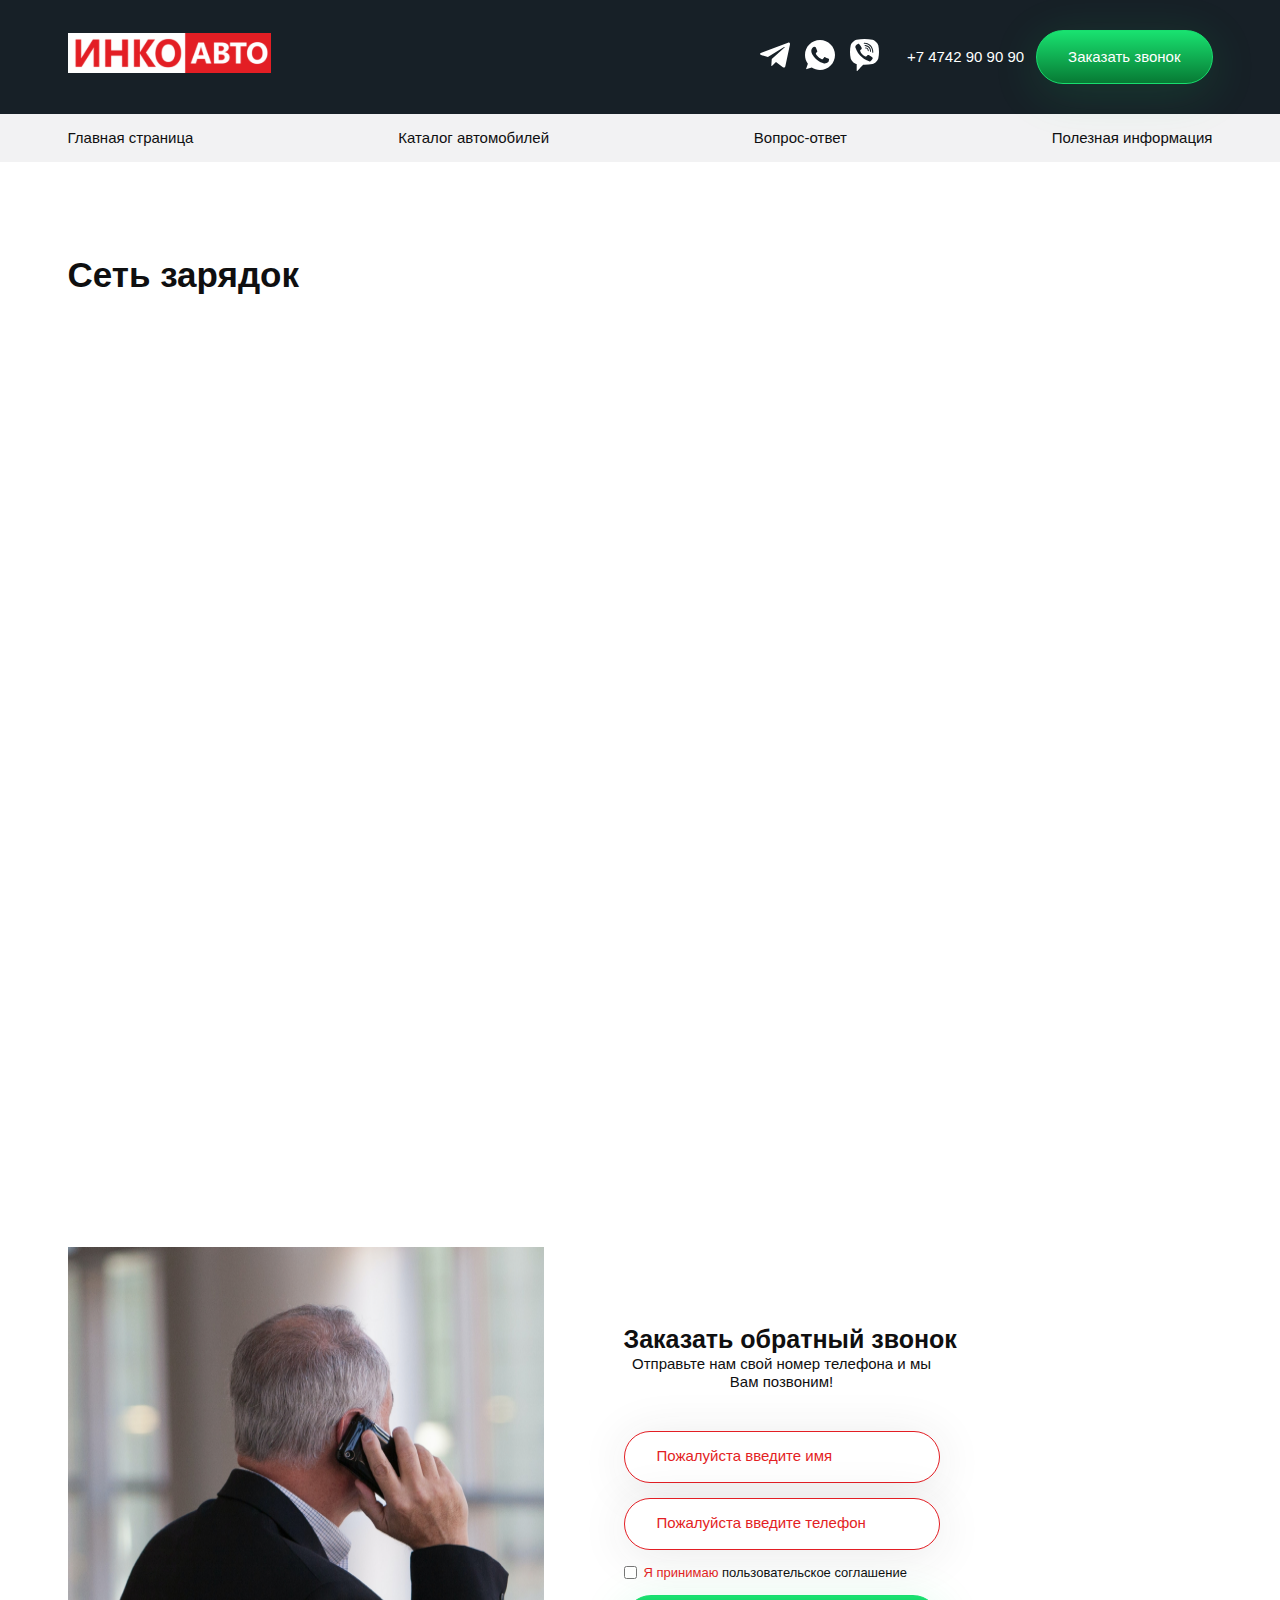
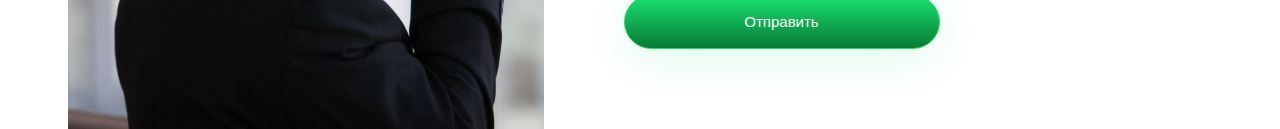
<file: pages/charge/index.html>
<!doctype html>
<html lang="en">
<head>
    <meta charset="UTF-8">
    <meta name="viewport"
          content="width=device-width, user-scalable=no, initial-scale=1.0, maximum-scale=1.0, minimum-scale=1.0">
    <meta http-equiv="X-UA-Compatible" content="ie=edge">
    <title>Сеть зарядок</title>
    <link rel="stylesheet" href="../../src/css/style.css">
</head>
<body>


<header class="header">
    <div class="header__top">
        <div class="container">
            <div class="header__top-row">
                <h1 class="header__title">
                    <a href="../../index.html">
                        <img class="header__logo" src="../../src/images/logo.svg" alt="ИНКО-АВТО">
                    </a>
                </h1>
                <div class="header__top-right">
                    <div class="header__top-social">
                        <span class="header__top-icon">
                            <svg width="30" height="26" viewBox="0 0 30 26" fill="none" xmlns="http://www.w3.org/2000/svg">
<path d="M11.7713 16.9762L11.275 23.9563C11.985 23.9563 12.2925 23.6513 12.6613 23.285L15.99 20.1038L22.8875 25.155C24.1525 25.86 25.0438 25.4888 25.385 23.9913L29.9125 2.77624L29.9138 2.77499C30.315 0.904988 29.2375 0.173738 28.005 0.632488L1.39251 10.8212C-0.423741 11.5262 -0.396241 12.5387 1.08376 12.9975L7.88751 15.1137L23.6913 5.22499C24.435 4.73249 25.1113 5.00499 24.555 5.49749L11.7713 16.9762Z" fill="white"/>
</svg>

                        </span>
                        <span class="header__top-icon">
                          <svg width="30" height="30" viewBox="0 0 30 30" fill="none" xmlns="http://www.w3.org/2000/svg">
<path d="M15.0037 0H14.9963C6.72563 0 0 6.7275 0 15C0 18.2812 1.0575 21.3225 2.85562 23.7919L0.98625 29.3644L6.75187 27.5213C9.12375 29.0925 11.9531 30 15.0037 30C23.2744 30 30 23.2706 30 15C30 6.72938 23.2744 0 15.0037 0ZM23.7319 21.1819C23.37 22.2038 21.9338 23.0512 20.7881 23.2987C20.0044 23.4656 18.9806 23.5988 15.5344 22.17C11.1262 20.3438 8.2875 15.8644 8.06625 15.5737C7.85437 15.2831 6.285 13.2019 6.285 11.0494C6.285 8.89688 7.37813 7.84875 7.81875 7.39875C8.18062 7.02938 8.77875 6.86062 9.3525 6.86062C9.53813 6.86062 9.705 6.87 9.855 6.8775C10.2956 6.89625 10.5169 6.9225 10.8075 7.61813C11.1694 8.49 12.0506 10.6425 12.1556 10.8638C12.2625 11.085 12.3694 11.385 12.2194 11.6756C12.0788 11.9756 11.955 12.1087 11.7337 12.3637C11.5125 12.6187 11.3025 12.8138 11.0812 13.0875C10.8787 13.3256 10.65 13.5806 10.905 14.0213C11.16 14.4525 12.0413 15.8906 13.3387 17.0456C15.0131 18.5362 16.3706 19.0125 16.8562 19.215C17.2181 19.365 17.6494 19.3294 17.9137 19.0481C18.2494 18.6863 18.6637 18.0863 19.0856 17.4956C19.3856 17.0719 19.7644 17.0194 20.1619 17.1694C20.5669 17.31 22.71 18.3694 23.1506 18.5887C23.5912 18.81 23.8819 18.915 23.9887 19.1006C24.0938 19.2863 24.0938 20.1581 23.7319 21.1819Z" fill="white"/>
</svg>

                        </span>
                        <span class="header__top-icon">
                          <svg width="29" height="32" viewBox="0 0 29 32" fill="none" xmlns="http://www.w3.org/2000/svg">
<path d="M22.4844 0.757848C17.1865 -0.252616 11.8137 -0.252616 6.51468 0.757848C4.19699 1.2754 1.28116 4.07677 0.711107 6.33007C-0.237036 10.69 -0.237036 15.1097 0.711107 19.4696C1.28116 21.7229 4.19699 24.5243 6.51468 25.0418C6.51526 25.042 6.51585 25.0421 6.51643 25.0422C6.61967 25.0625 6.69494 25.1522 6.69494 25.2577V31.6446C6.69494 31.9638 7.08356 32.1211 7.3048 31.8899L10.3307 28.7763C10.3307 28.7763 12.7419 26.2947 13.1754 25.8485C13.2178 25.8048 13.2763 25.7812 13.337 25.7829C16.392 25.8677 19.4503 25.6203 22.4844 25.042C24.8021 24.5244 27.7191 21.723 28.288 19.4697C29.2373 15.1098 29.2373 10.6901 28.288 6.33019C27.719 4.07677 24.8033 1.2754 22.4844 0.757848ZM22.5652 19.7948C22.1017 20.7816 21.4272 21.6025 20.4542 22.1265C20.1798 22.2744 19.8517 22.3222 19.5418 22.4178C19.1855 22.3094 18.8459 22.2365 18.5306 22.1053C15.2629 20.746 12.2555 18.9924 9.87333 16.3043C8.51865 14.7757 7.45825 13.05 6.56208 11.2236C6.13706 10.3575 5.77887 9.45746 5.41378 8.5633C5.08076 7.74789 5.57122 6.90549 6.08754 6.29111C6.57203 5.71452 7.19547 5.27325 7.87064 4.94805C8.39762 4.6942 8.91746 4.84055 9.30233 5.28839C10.1344 6.2566 10.8986 7.27434 11.5175 8.39665C11.898 9.08696 11.7936 9.93077 11.1039 10.4006C10.9363 10.5148 10.7835 10.6488 10.6274 10.7778C10.4904 10.8908 10.3616 11.005 10.2677 11.158C10.0961 11.4379 10.0879 11.7683 10.1984 12.0727C11.0489 14.4161 12.4825 16.2384 14.835 17.2198C15.2116 17.3769 15.5896 17.5597 16.0233 17.509C16.7496 17.4239 16.9847 16.6252 17.4937 16.2079C17.9912 15.8 18.6269 15.7946 19.1628 16.1346C19.6988 16.4747 20.2184 16.8398 20.7348 17.2088C21.2418 17.571 21.7465 17.9253 22.2142 18.3382C22.6635 18.7351 22.8184 19.2559 22.5652 19.7948ZM18.3461 12.1584C18.1432 12.162 18.223 12.158 18.3001 12.1558C17.9732 12.1443 17.7954 11.9513 17.7602 11.6376C17.7346 11.4084 17.7143 11.1762 17.6598 10.9532C17.5523 10.514 17.3195 10.107 16.9512 9.83794C16.7772 9.71084 16.5801 9.61813 16.3736 9.55851C16.1113 9.48258 15.8389 9.50347 15.5772 9.43915C15.293 9.36944 15.1358 9.1386 15.1804 8.87125C15.221 8.62797 15.4571 8.43808 15.7222 8.45733C17.3793 8.57727 18.5637 9.43622 18.7327 11.3922C18.7447 11.5303 18.7587 11.676 18.7282 11.8081C18.6785 12.0227 18.5255 12.1344 18.3709 12.1547C18.3836 12.155 18.3811 12.156 18.3461 12.1584ZM17.3157 7.68475C16.8072 7.43513 16.2573 7.27998 15.6998 7.1875C15.4562 7.14713 15.2101 7.1226 14.9653 7.08845C14.6687 7.04714 14.5104 6.8576 14.5244 6.56455C14.5375 6.28993 14.7377 6.09242 15.0361 6.10932C16.0171 6.16518 16.9645 6.37772 17.8366 6.8407C19.6099 7.78228 20.6229 9.26851 20.9186 11.2531C20.9321 11.343 20.9535 11.432 20.9603 11.5223C20.9771 11.745 20.9875 11.9681 21.0046 12.2619C20.9976 12.3154 20.9939 12.4412 20.9627 12.5597C20.8493 12.99 20.1987 13.0438 20.0489 12.6096C20.0045 12.4808 19.9979 12.3342 19.9976 12.1955C19.9961 11.2878 19.7993 10.3811 19.3428 9.59137C18.8735 8.77995 18.1565 8.09762 17.3157 7.68475ZM22.7952 13.8181C22.4526 13.8222 22.2984 13.5348 22.2762 13.2267C22.2322 12.6169 22.2018 12.0044 22.1178 11.3996C21.6754 8.20735 19.1364 5.5663 15.9673 4.99957C15.4904 4.91425 15.0022 4.89183 14.5192 4.84102C14.2138 4.80886 13.8139 4.79032 13.7462 4.40972C13.6894 4.09062 13.9581 3.83654 14.2611 3.82022C14.3435 3.81576 14.4264 3.81952 14.5092 3.81987C18.6137 3.93524 14.7597 3.82879 14.5202 3.82046C18.7894 3.94521 22.2946 6.78766 23.0463 11.0206C23.1745 11.7425 23.2201 12.4805 23.2771 13.2132C23.301 13.5213 23.127 13.8141 22.7952 13.8181Z" fill="white"/>
</svg>

                        </span>
                    </div>
                    <div class="header__top-call">
                        <a class="header__number" href="tel:+7 4742 90 90 90">+7 4742 90 90 90</a>
                        <button class="btn btn_green btn_call" type="button">Заказать звонок</button>
                    </div>
                </div>
            </div>
        </div>
    </div>
    <div class="header__bot">
        <div class="container">
            <nav class="header__nav">
                <a class="header__link" href="../../index.html">Главная cтраница</a>
                <a class="header__link" href="">Каталог автомобилей</a>
                <a class="header__link" href="../question/index.html">Вопрос-ответ</a>
                <a class="header__link" href="../info/index.html">Полезная информация</a>

            </nav>
        </div>
    </div>
</header>


<main>
    <section class="map">
        <div class="container">
            <h2 class="map__title ">Сеть зарядок</h2>
        </div>
        <div>
            <iframe src="https://www.google.com/maps/embed?pb=!1m18!1m12!1m3!1d1664.2574580907997!2d74.59462091100957!3d42.87903748934795!2m3!1f0!2f0!3f0!3m2!1i1024!2i768!4f13.1!3m3!1m2!1s0x389eb73ef59391dd%3A0xd9a25f1216632551!2zSVQtUlVOIC0g0LDQutCw0LTQtdC80LjRjyDQv9GA0L7Qs9GA0LDQvNC80LjRgNC-0LLQsNC90LjRjyDQvNC10LbQtNGD0L3QsNGA0L7QtNC90L7Qs9C-INGB0YLQsNC90LTQsNGA0YLQsA!5e0!3m2!1sru!2skg!4v1657628728993!5m2!1sru!2skg" width="100%" height="785" style="border:0;" allowfullscreen="" loading="lazy" referrerpolicy="no-referrer-when-downgrade"></iframe>
        </div>
    </section>
    <section class="">
        <div class="container">
            <div class="popup__call">
                <img class="popup__img" src="../../src/images/popupCall.png" alt="">
                <form class="popup__form" action="https://formsubmit.co/maxbirimkulov@mail.ru" method="POST">
                    <input type="hidden" name="_next" value="http://localhost:63342/cars/index.html?_ijt=pac4detfa241melu3a8kjssd7l&_ij_reload=RELOAD_ON_SAVE">
                    <input type="hidden" name="_captcha" value="false">
                    <h2 class="popup__form-title">Заказать обратный звонок</h2>
                    <p class="popup__form-subtitle">Отправьте нам свой номер телефона и мы <br>
                        Вам позвоним!</p>
                    <input required  class="popup__form-input" name="name" placeholder="Пожалуйста введите имя" type="text">
                    <input  required   class="popup__form-input" name="phone" placeholder="Пожалуйста введите телефон" type="tel">
                    <label class="popup__form-label">
                        <input name="confirm" required type="checkbox">
                        <span class="popup__form-label-text"><span>Я принимаю</span> пользовательское соглашение</span>
                    </label>
                    <button style="width: 100%" type="submit" class="btn btn_green">Отправить</button>
                </form>
            </div>
        </div>
    </section>
</main>


<div class="overlay">
    <div class="popup">
        <div class="popup__close">X</div>
        <div class="popup__call">
            <img class="popup__img" src="../../src/images/popupCall.png" alt="">
            <form class="popup__form" action="https://formsubmit.co/maxbirimkulov@mail.ru" method="POST">
                <input type="hidden" name="_next" value="http://localhost:63342/cars/index.html?_ijt=pac4detfa241melu3a8kjssd7l&_ij_reload=RELOAD_ON_SAVE">
                <input type="hidden" name="_captcha" value="false">
                <h2 class="popup__form-title">Заказать обратный звонок</h2>
                <p class="popup__form-subtitle">Отправьте нам свой номер телефона и мы <br>
                    Вам позвоним!</p>
                <input required  class="popup__form-input" name="name" placeholder="Пожалуйста введите имя" type="text">
                <input id="phone" required   class="popup__form-input" name="phone" placeholder="Пожалуйста введите телефон" type="tel">
                <label class="popup__form-label">
                    <input name="confirm" required type="checkbox">
                    <span class="popup__form-label-text"><span>Я принимаю</span> пользовательское соглашение</span>
                </label>
                <button style="width: 100%" type="submit" class="btn btn_green">Отправить</button>
            </form>
        </div>
    </div>
</div>


<script src="../../src/js/inputmask.js"></script>
<script src="../../src/js/main.js"></script>


</body>
</html>
</file>
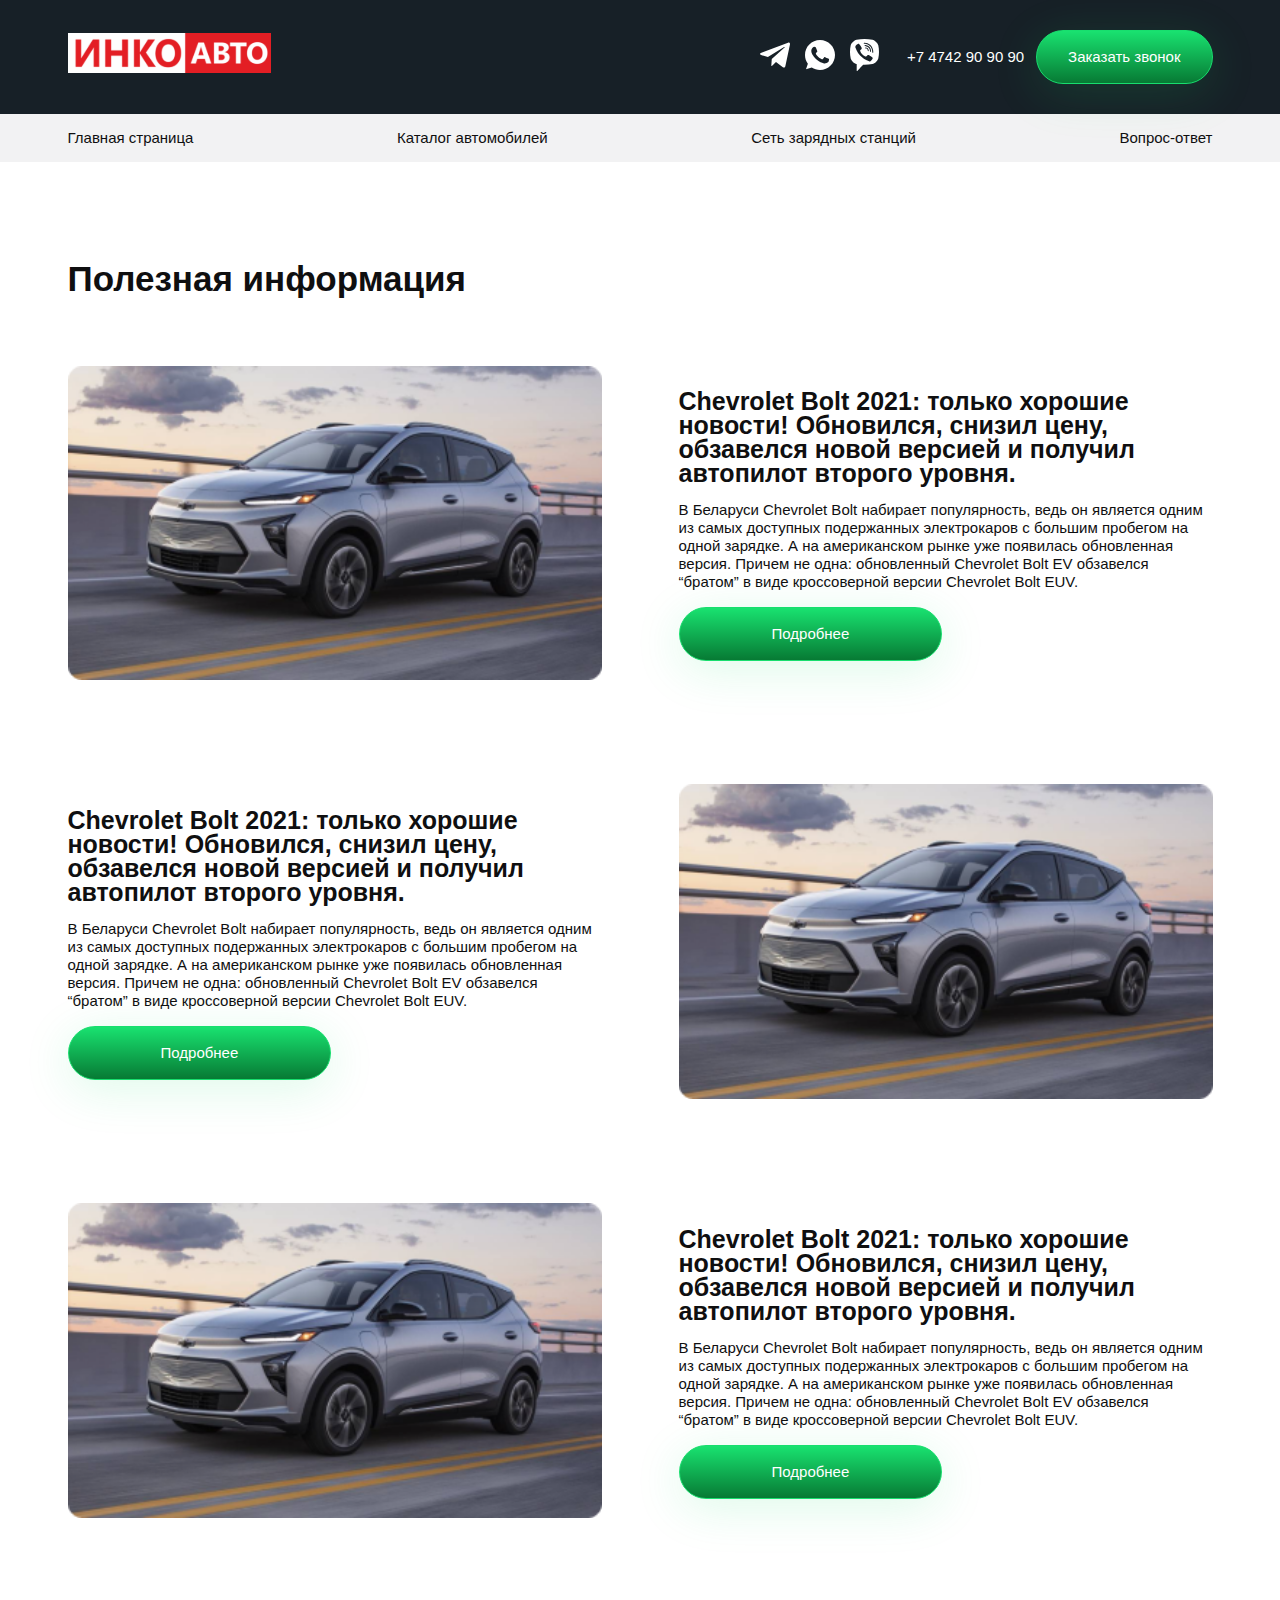
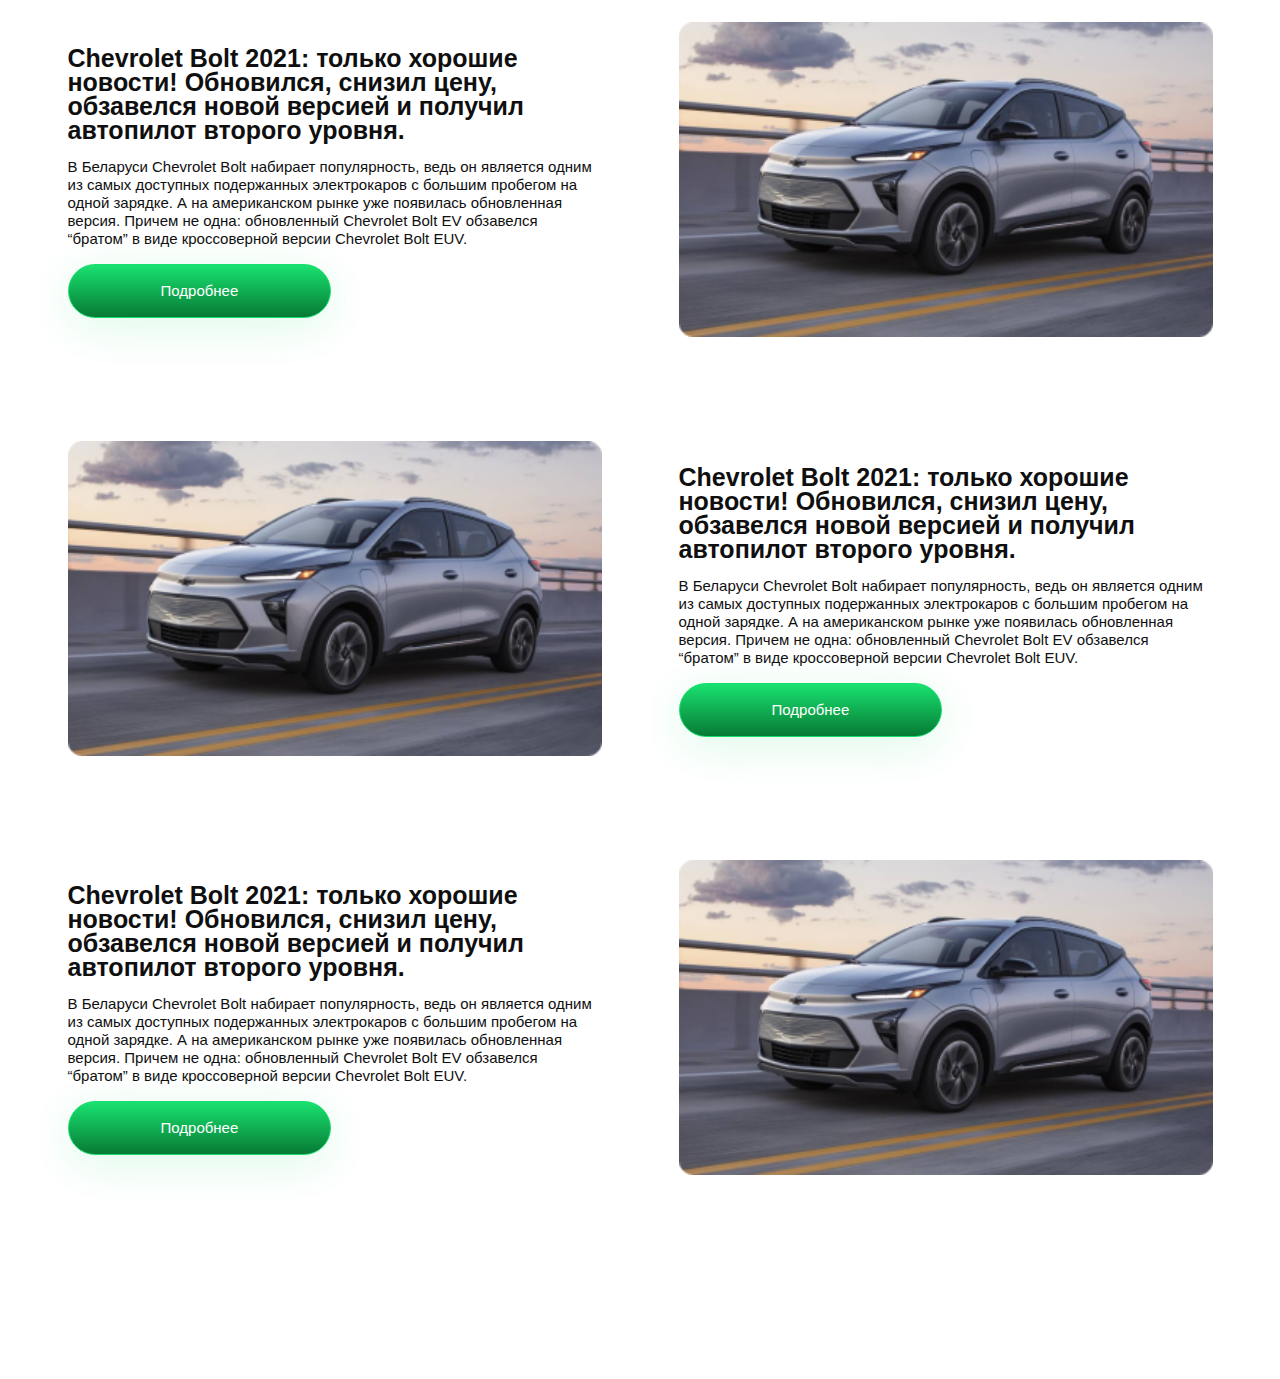
<file: pages/info/index.html>
<!doctype html>
<html lang="en">
<head>
    <meta charset="UTF-8">
    <meta name="viewport"
          content="width=device-width, user-scalable=no, initial-scale=1.0, maximum-scale=1.0, minimum-scale=1.0">
    <meta http-equiv="X-UA-Compatible" content="ie=edge">
    <title>Info</title>
    <link rel="stylesheet" href="../../src/css/style.css">
</head>
<body>

<header class="header">
    <div class="header__top">
        <div class="container">
            <div class="header__top-row">
                <h1 class="header__title">
                    <a href="../../index.html">
                        <img class="header__logo" src="../../src/images/logo.svg" alt="ИНКО-АВТО">
                    </a>
                </h1>
                <div class="header__top-right">
                    <div class="header__top-social">
                        <span class="header__top-icon">
                            <svg width="30" height="26" viewBox="0 0 30 26" fill="none" xmlns="http://www.w3.org/2000/svg">
<path d="M11.7713 16.9762L11.275 23.9563C11.985 23.9563 12.2925 23.6513 12.6613 23.285L15.99 20.1038L22.8875 25.155C24.1525 25.86 25.0438 25.4888 25.385 23.9913L29.9125 2.77624L29.9138 2.77499C30.315 0.904988 29.2375 0.173738 28.005 0.632488L1.39251 10.8212C-0.423741 11.5262 -0.396241 12.5387 1.08376 12.9975L7.88751 15.1137L23.6913 5.22499C24.435 4.73249 25.1113 5.00499 24.555 5.49749L11.7713 16.9762Z" fill="white"/>
</svg>

                        </span>
                        <span class="header__top-icon">
                          <svg width="30" height="30" viewBox="0 0 30 30" fill="none" xmlns="http://www.w3.org/2000/svg">
<path d="M15.0037 0H14.9963C6.72563 0 0 6.7275 0 15C0 18.2812 1.0575 21.3225 2.85562 23.7919L0.98625 29.3644L6.75187 27.5213C9.12375 29.0925 11.9531 30 15.0037 30C23.2744 30 30 23.2706 30 15C30 6.72938 23.2744 0 15.0037 0ZM23.7319 21.1819C23.37 22.2038 21.9338 23.0512 20.7881 23.2987C20.0044 23.4656 18.9806 23.5988 15.5344 22.17C11.1262 20.3438 8.2875 15.8644 8.06625 15.5737C7.85437 15.2831 6.285 13.2019 6.285 11.0494C6.285 8.89688 7.37813 7.84875 7.81875 7.39875C8.18062 7.02938 8.77875 6.86062 9.3525 6.86062C9.53813 6.86062 9.705 6.87 9.855 6.8775C10.2956 6.89625 10.5169 6.9225 10.8075 7.61813C11.1694 8.49 12.0506 10.6425 12.1556 10.8638C12.2625 11.085 12.3694 11.385 12.2194 11.6756C12.0788 11.9756 11.955 12.1087 11.7337 12.3637C11.5125 12.6187 11.3025 12.8138 11.0812 13.0875C10.8787 13.3256 10.65 13.5806 10.905 14.0213C11.16 14.4525 12.0413 15.8906 13.3387 17.0456C15.0131 18.5362 16.3706 19.0125 16.8562 19.215C17.2181 19.365 17.6494 19.3294 17.9137 19.0481C18.2494 18.6863 18.6637 18.0863 19.0856 17.4956C19.3856 17.0719 19.7644 17.0194 20.1619 17.1694C20.5669 17.31 22.71 18.3694 23.1506 18.5887C23.5912 18.81 23.8819 18.915 23.9887 19.1006C24.0938 19.2863 24.0938 20.1581 23.7319 21.1819Z" fill="white"/>
</svg>

                        </span>
                        <span class="header__top-icon">
                          <svg width="29" height="32" viewBox="0 0 29 32" fill="none" xmlns="http://www.w3.org/2000/svg">
<path d="M22.4844 0.757848C17.1865 -0.252616 11.8137 -0.252616 6.51468 0.757848C4.19699 1.2754 1.28116 4.07677 0.711107 6.33007C-0.237036 10.69 -0.237036 15.1097 0.711107 19.4696C1.28116 21.7229 4.19699 24.5243 6.51468 25.0418C6.51526 25.042 6.51585 25.0421 6.51643 25.0422C6.61967 25.0625 6.69494 25.1522 6.69494 25.2577V31.6446C6.69494 31.9638 7.08356 32.1211 7.3048 31.8899L10.3307 28.7763C10.3307 28.7763 12.7419 26.2947 13.1754 25.8485C13.2178 25.8048 13.2763 25.7812 13.337 25.7829C16.392 25.8677 19.4503 25.6203 22.4844 25.042C24.8021 24.5244 27.7191 21.723 28.288 19.4697C29.2373 15.1098 29.2373 10.6901 28.288 6.33019C27.719 4.07677 24.8033 1.2754 22.4844 0.757848ZM22.5652 19.7948C22.1017 20.7816 21.4272 21.6025 20.4542 22.1265C20.1798 22.2744 19.8517 22.3222 19.5418 22.4178C19.1855 22.3094 18.8459 22.2365 18.5306 22.1053C15.2629 20.746 12.2555 18.9924 9.87333 16.3043C8.51865 14.7757 7.45825 13.05 6.56208 11.2236C6.13706 10.3575 5.77887 9.45746 5.41378 8.5633C5.08076 7.74789 5.57122 6.90549 6.08754 6.29111C6.57203 5.71452 7.19547 5.27325 7.87064 4.94805C8.39762 4.6942 8.91746 4.84055 9.30233 5.28839C10.1344 6.2566 10.8986 7.27434 11.5175 8.39665C11.898 9.08696 11.7936 9.93077 11.1039 10.4006C10.9363 10.5148 10.7835 10.6488 10.6274 10.7778C10.4904 10.8908 10.3616 11.005 10.2677 11.158C10.0961 11.4379 10.0879 11.7683 10.1984 12.0727C11.0489 14.4161 12.4825 16.2384 14.835 17.2198C15.2116 17.3769 15.5896 17.5597 16.0233 17.509C16.7496 17.4239 16.9847 16.6252 17.4937 16.2079C17.9912 15.8 18.6269 15.7946 19.1628 16.1346C19.6988 16.4747 20.2184 16.8398 20.7348 17.2088C21.2418 17.571 21.7465 17.9253 22.2142 18.3382C22.6635 18.7351 22.8184 19.2559 22.5652 19.7948ZM18.3461 12.1584C18.1432 12.162 18.223 12.158 18.3001 12.1558C17.9732 12.1443 17.7954 11.9513 17.7602 11.6376C17.7346 11.4084 17.7143 11.1762 17.6598 10.9532C17.5523 10.514 17.3195 10.107 16.9512 9.83794C16.7772 9.71084 16.5801 9.61813 16.3736 9.55851C16.1113 9.48258 15.8389 9.50347 15.5772 9.43915C15.293 9.36944 15.1358 9.1386 15.1804 8.87125C15.221 8.62797 15.4571 8.43808 15.7222 8.45733C17.3793 8.57727 18.5637 9.43622 18.7327 11.3922C18.7447 11.5303 18.7587 11.676 18.7282 11.8081C18.6785 12.0227 18.5255 12.1344 18.3709 12.1547C18.3836 12.155 18.3811 12.156 18.3461 12.1584ZM17.3157 7.68475C16.8072 7.43513 16.2573 7.27998 15.6998 7.1875C15.4562 7.14713 15.2101 7.1226 14.9653 7.08845C14.6687 7.04714 14.5104 6.8576 14.5244 6.56455C14.5375 6.28993 14.7377 6.09242 15.0361 6.10932C16.0171 6.16518 16.9645 6.37772 17.8366 6.8407C19.6099 7.78228 20.6229 9.26851 20.9186 11.2531C20.9321 11.343 20.9535 11.432 20.9603 11.5223C20.9771 11.745 20.9875 11.9681 21.0046 12.2619C20.9976 12.3154 20.9939 12.4412 20.9627 12.5597C20.8493 12.99 20.1987 13.0438 20.0489 12.6096C20.0045 12.4808 19.9979 12.3342 19.9976 12.1955C19.9961 11.2878 19.7993 10.3811 19.3428 9.59137C18.8735 8.77995 18.1565 8.09762 17.3157 7.68475ZM22.7952 13.8181C22.4526 13.8222 22.2984 13.5348 22.2762 13.2267C22.2322 12.6169 22.2018 12.0044 22.1178 11.3996C21.6754 8.20735 19.1364 5.5663 15.9673 4.99957C15.4904 4.91425 15.0022 4.89183 14.5192 4.84102C14.2138 4.80886 13.8139 4.79032 13.7462 4.40972C13.6894 4.09062 13.9581 3.83654 14.2611 3.82022C14.3435 3.81576 14.4264 3.81952 14.5092 3.81987C18.6137 3.93524 14.7597 3.82879 14.5202 3.82046C18.7894 3.94521 22.2946 6.78766 23.0463 11.0206C23.1745 11.7425 23.2201 12.4805 23.2771 13.2132C23.301 13.5213 23.127 13.8141 22.7952 13.8181Z" fill="white"/>
</svg>

                        </span>
                    </div>
                    <div class="header__top-call">
                        <a class="header__number" href="tel:+7 4742 90 90 90">+7 4742 90 90 90</a>
                        <button class="btn btn_green btn_call" type="button">Заказать звонок</button>
                    </div>
                </div>
            </div>
        </div>
    </div>
    <div class="header__bot">
        <div class="container">
            <nav class="header__nav">
                <a class="header__link" href="../../index.html">Главная cтраница</a>
                <a class="header__link" href="">Каталог автомобилей</a>
                <a class="header__link" href="../charge/index.html">Сеть зарядных станций</a>
                <a class="header__link" href="../question/index.html">Вопрос-ответ</a>

            </nav>
        </div>
    </div>
</header>


<main>
    <section class="info">
        <div class="container">
            <h2 class="info__title">Полезная информация</h2>
            <div class="info__row">
                <div class="info__card">
                    <img class="info__card-img" src="../../src/images/products/chevrolet.png" alt="">
                </div>
                <div class="info__card">
                    <h3 class="info__card-title">
                        Chevrolet Bolt 2021: только хорошие новости! Обновился, снизил цену, обзавелся новой версией и получил автопилот второго уровня.
                    </h3>
                    <p class="info__card-desc">
                        В Беларуси Chevrolet Bolt набирает популярность, ведь он является одним из самых доступных подержанных электрокаров с большим пробегом на одной зарядке. А на американском рынке уже появилась обновленная версия. Причем не одна: обновленный Chevrolet Bolt EV обзавелся “братом” в виде кроссоверной версии Chevrolet Bolt EUV.
                    </p>
                    <button type="button" class="btn btn_green btn_test">Подробнее</button>
                </div>
            </div>
            <div class="info__row">
                <div class="info__card">
                    <h3 class="info__card-title">
                        Chevrolet Bolt 2021: только хорошие новости! Обновился, снизил цену, обзавелся новой версией и получил автопилот второго уровня.
                    </h3>
                    <p class="info__card-desc">
                        В Беларуси Chevrolet Bolt набирает популярность, ведь он является одним из самых доступных подержанных электрокаров с большим пробегом на одной зарядке. А на американском рынке уже появилась обновленная версия. Причем не одна: обновленный Chevrolet Bolt EV обзавелся “братом” в виде кроссоверной версии Chevrolet Bolt EUV.
                    </p>
                    <button type="button" class="btn btn_green btn_test">Подробнее</button>
                </div>
                <div class="info__card">
                    <img class="info__card-img" src="../../src/images/products/chevrolet.png" alt="">
                </div>

            </div>
            <div class="info__row">
                <div class="info__card">
                    <img class="info__card-img" src="../../src/images/products/chevrolet.png" alt="">
                </div>
                <div class="info__card">
                    <h3 class="info__card-title">
                        Chevrolet Bolt 2021: только хорошие новости! Обновился, снизил цену, обзавелся новой версией и получил автопилот второго уровня.
                    </h3>
                    <p class="info__card-desc">
                        В Беларуси Chevrolet Bolt набирает популярность, ведь он является одним из самых доступных подержанных электрокаров с большим пробегом на одной зарядке. А на американском рынке уже появилась обновленная версия. Причем не одна: обновленный Chevrolet Bolt EV обзавелся “братом” в виде кроссоверной версии Chevrolet Bolt EUV.
                    </p>
                    <button type="button" class="btn btn_green btn_test">Подробнее</button>
                </div>
            </div>
            <div class="info__row">
                <div class="info__card">
                    <h3 class="info__card-title">
                        Chevrolet Bolt 2021: только хорошие новости! Обновился, снизил цену, обзавелся новой версией и получил автопилот второго уровня.
                    </h3>
                    <p class="info__card-desc">
                        В Беларуси Chevrolet Bolt набирает популярность, ведь он является одним из самых доступных подержанных электрокаров с большим пробегом на одной зарядке. А на американском рынке уже появилась обновленная версия. Причем не одна: обновленный Chevrolet Bolt EV обзавелся “братом” в виде кроссоверной версии Chevrolet Bolt EUV.
                    </p>
                    <button type="button" class="btn btn_green btn_test">Подробнее</button>
                </div>
                <div class="info__card">
                    <img class="info__card-img" src="../../src/images/products/chevrolet.png" alt="">
                </div>

            </div>
            <div class="info__row">
                <div class="info__card">
                    <img class="info__card-img" src="../../src/images/products/chevrolet.png" alt="">
                </div>
                <div class="info__card">
                    <h3 class="info__card-title">
                        Chevrolet Bolt 2021: только хорошие новости! Обновился, снизил цену, обзавелся новой версией и получил автопилот второго уровня.
                    </h3>
                    <p class="info__card-desc">
                        В Беларуси Chevrolet Bolt набирает популярность, ведь он является одним из самых доступных подержанных электрокаров с большим пробегом на одной зарядке. А на американском рынке уже появилась обновленная версия. Причем не одна: обновленный Chevrolet Bolt EV обзавелся “братом” в виде кроссоверной версии Chevrolet Bolt EUV.
                    </p>
                    <button type="button" class="btn btn_green btn_test">Подробнее</button>
                </div>
            </div>
            <div class="info__row">
                <div class="info__card">
                    <h3 class="info__card-title">
                        Chevrolet Bolt 2021: только хорошие новости! Обновился, снизил цену, обзавелся новой версией и получил автопилот второго уровня.
                    </h3>
                    <p class="info__card-desc">
                        В Беларуси Chevrolet Bolt набирает популярность, ведь он является одним из самых доступных подержанных электрокаров с большим пробегом на одной зарядке. А на американском рынке уже появилась обновленная версия. Причем не одна: обновленный Chevrolet Bolt EV обзавелся “братом” в виде кроссоверной версии Chevrolet Bolt EUV.
                    </p>
                    <button type="button" class="btn btn_green btn_test">Подробнее</button>
                </div>
                <div class="info__card">
                    <img class="info__card-img" src="../../src/images/products/chevrolet.png" alt="">
                </div>

            </div>
        </div>
    </section>
</main>


<div class="overlay">
    <div class="popup">
        <div class="popup__close">X</div>
        <div class="popup__call">
            <img class="popup__img" src="../../src/images/popupCall.png" alt="">
            <form class="popup__form" action="https://formsubmit.co/maxbirimkulov@mail.ru" method="POST">
                <input type="hidden" name="_next" value="http://localhost:63342/cars/index.html?_ijt=pac4detfa241melu3a8kjssd7l&_ij_reload=RELOAD_ON_SAVE">
                <input type="hidden" name="_captcha" value="false">
                <h2 class="popup__form-title">Заказать обратный звонок</h2>
                <p class="popup__form-subtitle">Отправьте нам свой номер телефона и мы <br>
                    Вам позвоним!</p>
                <input required  class="popup__form-input" name="name" placeholder="Пожалуйста введите имя" type="text">
                <input id="phone" required   class="popup__form-input" name="phone" placeholder="Пожалуйста введите телефон" type="tel">
                <label class="popup__form-label">
                    <input name="confirm" required type="checkbox">
                    <span class="popup__form-label-text"><span>Я принимаю</span> пользовательское соглашение</span>
                </label>
                <button style="width: 100%" type="submit" class="btn btn_green">Отправить</button>
            </form>
        </div>
    </div>
</div>


<script src="../../src/js/inputmask.js"></script>
<script src="../../src/js/main.js"></script>

</body>
</html>
</file>
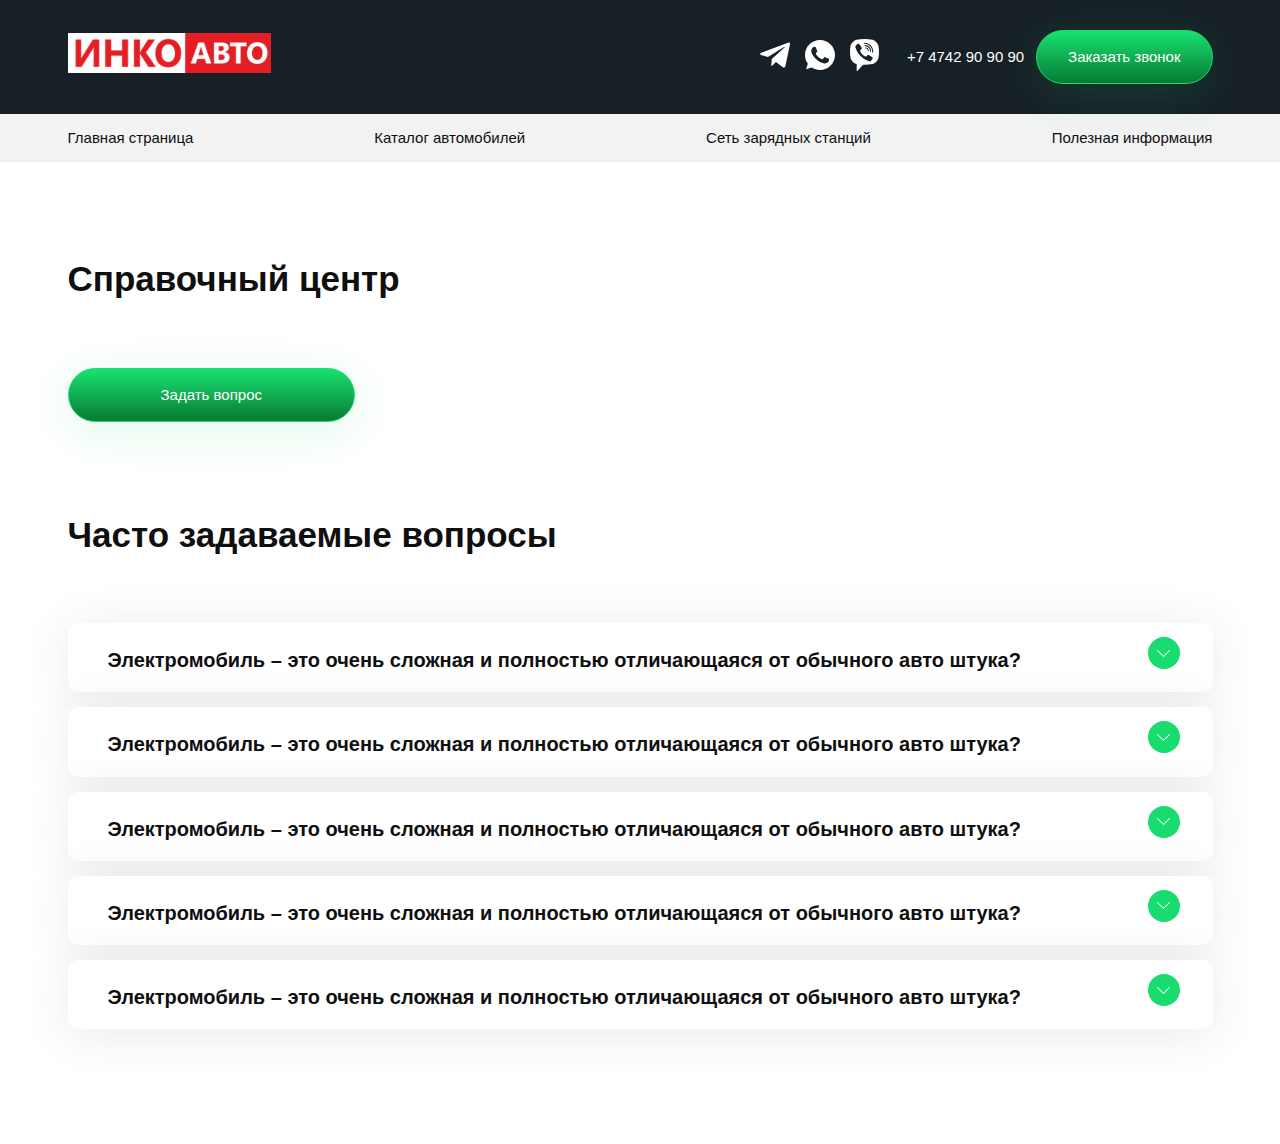
<file: pages/question/index.html>
<!doctype html>
<html lang="en">
<head>
    <meta charset="UTF-8">
    <meta name="viewport"
          content="width=device-width, user-scalable=no, initial-scale=1.0, maximum-scale=1.0, minimum-scale=1.0">
    <meta http-equiv="X-UA-Compatible" content="ie=edge">
    <title>Справочный центр</title>
    <link rel="stylesheet" href="../../src/css/style.css">
</head>
<body>

<header class="header">
    <div class="header__top">
        <div class="container">
            <div class="header__top-row">
                <h1 class="header__title">
                    <a href="../../index.html">
                        <img class="header__logo" src="../../src/images/logo.svg" alt="ИНКО-АВТО">
                    </a>
                </h1>
                <div class="header__top-right">
                    <div class="header__top-social">
                        <span class="header__top-icon">
                            <svg width="30" height="26" viewBox="0 0 30 26" fill="none" xmlns="http://www.w3.org/2000/svg">
<path d="M11.7713 16.9762L11.275 23.9563C11.985 23.9563 12.2925 23.6513 12.6613 23.285L15.99 20.1038L22.8875 25.155C24.1525 25.86 25.0438 25.4888 25.385 23.9913L29.9125 2.77624L29.9138 2.77499C30.315 0.904988 29.2375 0.173738 28.005 0.632488L1.39251 10.8212C-0.423741 11.5262 -0.396241 12.5387 1.08376 12.9975L7.88751 15.1137L23.6913 5.22499C24.435 4.73249 25.1113 5.00499 24.555 5.49749L11.7713 16.9762Z" fill="white"/>
</svg>

                        </span>
                        <span class="header__top-icon">
                          <svg width="30" height="30" viewBox="0 0 30 30" fill="none" xmlns="http://www.w3.org/2000/svg">
<path d="M15.0037 0H14.9963C6.72563 0 0 6.7275 0 15C0 18.2812 1.0575 21.3225 2.85562 23.7919L0.98625 29.3644L6.75187 27.5213C9.12375 29.0925 11.9531 30 15.0037 30C23.2744 30 30 23.2706 30 15C30 6.72938 23.2744 0 15.0037 0ZM23.7319 21.1819C23.37 22.2038 21.9338 23.0512 20.7881 23.2987C20.0044 23.4656 18.9806 23.5988 15.5344 22.17C11.1262 20.3438 8.2875 15.8644 8.06625 15.5737C7.85437 15.2831 6.285 13.2019 6.285 11.0494C6.285 8.89688 7.37813 7.84875 7.81875 7.39875C8.18062 7.02938 8.77875 6.86062 9.3525 6.86062C9.53813 6.86062 9.705 6.87 9.855 6.8775C10.2956 6.89625 10.5169 6.9225 10.8075 7.61813C11.1694 8.49 12.0506 10.6425 12.1556 10.8638C12.2625 11.085 12.3694 11.385 12.2194 11.6756C12.0788 11.9756 11.955 12.1087 11.7337 12.3637C11.5125 12.6187 11.3025 12.8138 11.0812 13.0875C10.8787 13.3256 10.65 13.5806 10.905 14.0213C11.16 14.4525 12.0413 15.8906 13.3387 17.0456C15.0131 18.5362 16.3706 19.0125 16.8562 19.215C17.2181 19.365 17.6494 19.3294 17.9137 19.0481C18.2494 18.6863 18.6637 18.0863 19.0856 17.4956C19.3856 17.0719 19.7644 17.0194 20.1619 17.1694C20.5669 17.31 22.71 18.3694 23.1506 18.5887C23.5912 18.81 23.8819 18.915 23.9887 19.1006C24.0938 19.2863 24.0938 20.1581 23.7319 21.1819Z" fill="white"/>
</svg>

                        </span>
                        <span class="header__top-icon">
                          <svg width="29" height="32" viewBox="0 0 29 32" fill="none" xmlns="http://www.w3.org/2000/svg">
<path d="M22.4844 0.757848C17.1865 -0.252616 11.8137 -0.252616 6.51468 0.757848C4.19699 1.2754 1.28116 4.07677 0.711107 6.33007C-0.237036 10.69 -0.237036 15.1097 0.711107 19.4696C1.28116 21.7229 4.19699 24.5243 6.51468 25.0418C6.51526 25.042 6.51585 25.0421 6.51643 25.0422C6.61967 25.0625 6.69494 25.1522 6.69494 25.2577V31.6446C6.69494 31.9638 7.08356 32.1211 7.3048 31.8899L10.3307 28.7763C10.3307 28.7763 12.7419 26.2947 13.1754 25.8485C13.2178 25.8048 13.2763 25.7812 13.337 25.7829C16.392 25.8677 19.4503 25.6203 22.4844 25.042C24.8021 24.5244 27.7191 21.723 28.288 19.4697C29.2373 15.1098 29.2373 10.6901 28.288 6.33019C27.719 4.07677 24.8033 1.2754 22.4844 0.757848ZM22.5652 19.7948C22.1017 20.7816 21.4272 21.6025 20.4542 22.1265C20.1798 22.2744 19.8517 22.3222 19.5418 22.4178C19.1855 22.3094 18.8459 22.2365 18.5306 22.1053C15.2629 20.746 12.2555 18.9924 9.87333 16.3043C8.51865 14.7757 7.45825 13.05 6.56208 11.2236C6.13706 10.3575 5.77887 9.45746 5.41378 8.5633C5.08076 7.74789 5.57122 6.90549 6.08754 6.29111C6.57203 5.71452 7.19547 5.27325 7.87064 4.94805C8.39762 4.6942 8.91746 4.84055 9.30233 5.28839C10.1344 6.2566 10.8986 7.27434 11.5175 8.39665C11.898 9.08696 11.7936 9.93077 11.1039 10.4006C10.9363 10.5148 10.7835 10.6488 10.6274 10.7778C10.4904 10.8908 10.3616 11.005 10.2677 11.158C10.0961 11.4379 10.0879 11.7683 10.1984 12.0727C11.0489 14.4161 12.4825 16.2384 14.835 17.2198C15.2116 17.3769 15.5896 17.5597 16.0233 17.509C16.7496 17.4239 16.9847 16.6252 17.4937 16.2079C17.9912 15.8 18.6269 15.7946 19.1628 16.1346C19.6988 16.4747 20.2184 16.8398 20.7348 17.2088C21.2418 17.571 21.7465 17.9253 22.2142 18.3382C22.6635 18.7351 22.8184 19.2559 22.5652 19.7948ZM18.3461 12.1584C18.1432 12.162 18.223 12.158 18.3001 12.1558C17.9732 12.1443 17.7954 11.9513 17.7602 11.6376C17.7346 11.4084 17.7143 11.1762 17.6598 10.9532C17.5523 10.514 17.3195 10.107 16.9512 9.83794C16.7772 9.71084 16.5801 9.61813 16.3736 9.55851C16.1113 9.48258 15.8389 9.50347 15.5772 9.43915C15.293 9.36944 15.1358 9.1386 15.1804 8.87125C15.221 8.62797 15.4571 8.43808 15.7222 8.45733C17.3793 8.57727 18.5637 9.43622 18.7327 11.3922C18.7447 11.5303 18.7587 11.676 18.7282 11.8081C18.6785 12.0227 18.5255 12.1344 18.3709 12.1547C18.3836 12.155 18.3811 12.156 18.3461 12.1584ZM17.3157 7.68475C16.8072 7.43513 16.2573 7.27998 15.6998 7.1875C15.4562 7.14713 15.2101 7.1226 14.9653 7.08845C14.6687 7.04714 14.5104 6.8576 14.5244 6.56455C14.5375 6.28993 14.7377 6.09242 15.0361 6.10932C16.0171 6.16518 16.9645 6.37772 17.8366 6.8407C19.6099 7.78228 20.6229 9.26851 20.9186 11.2531C20.9321 11.343 20.9535 11.432 20.9603 11.5223C20.9771 11.745 20.9875 11.9681 21.0046 12.2619C20.9976 12.3154 20.9939 12.4412 20.9627 12.5597C20.8493 12.99 20.1987 13.0438 20.0489 12.6096C20.0045 12.4808 19.9979 12.3342 19.9976 12.1955C19.9961 11.2878 19.7993 10.3811 19.3428 9.59137C18.8735 8.77995 18.1565 8.09762 17.3157 7.68475ZM22.7952 13.8181C22.4526 13.8222 22.2984 13.5348 22.2762 13.2267C22.2322 12.6169 22.2018 12.0044 22.1178 11.3996C21.6754 8.20735 19.1364 5.5663 15.9673 4.99957C15.4904 4.91425 15.0022 4.89183 14.5192 4.84102C14.2138 4.80886 13.8139 4.79032 13.7462 4.40972C13.6894 4.09062 13.9581 3.83654 14.2611 3.82022C14.3435 3.81576 14.4264 3.81952 14.5092 3.81987C18.6137 3.93524 14.7597 3.82879 14.5202 3.82046C18.7894 3.94521 22.2946 6.78766 23.0463 11.0206C23.1745 11.7425 23.2201 12.4805 23.2771 13.2132C23.301 13.5213 23.127 13.8141 22.7952 13.8181Z" fill="white"/>
</svg>

                        </span>
                    </div>
                    <div class="header__top-call">
                        <a class="header__number" href="tel:+7 4742 90 90 90">+7 4742 90 90 90</a>
                        <button class="btn btn_green btn_call" type="button">Заказать звонок</button>
                    </div>
                </div>
            </div>
        </div>
    </div>
    <div class="header__bot">
        <div class="container">
            <nav class="header__nav">
                <a class="header__link" href="../../index.html">Главная cтраница</a>
                <a class="header__link" href="">Каталог автомобилей</a>
                <a class="header__link" href="../charge/index.html">Сеть зарядных станций</a>
                <a class="header__link" href="../info/index.html">Полезная информация</a>
            </nav>
        </div>
    </div>
</header>


<main>
    <section class="question">
        <div class="container">
            <h2 class="question__title">Справочный центр</h2>
            <button type="button" class="btn btn_green btn_test">Задать вопрос</button>
            <h3 style="margin-top: 96px" class="question__title">Часто задаваемые вопросы</h3>

            <div class="question__accordion">
                <h4 class="question__accordion-title">Электромобиль – это очень сложная и полностью отличающаяся от обычного авто штука?</h4>
                <p class="question__accordion-desc">
                    Электромобили сконструированы и испытаны в соответствии со всеми действующими стандартами безопасности. Проверенные годами сертификации и тесты подтверждают: защита водителя и пассажиров будет максимальной. "В новых испытаниях Model X получил наивысший балл" - заявляют представители компании Tesla. Euro NCAP поставила кроссоверу 37.5 баллов из 38 возможных за защиту взрослых пассажиров. Отдельно комиссия отметила высокую эффективность систем экстренного торможения.
                </p>

                <span class="question__accordion-action">
                    <svg width="13" height="9" viewBox="0 0 13 9" fill="none" xmlns="http://www.w3.org/2000/svg">
<path d="M6.8567 7.8551L12.8596 1.85222C13.0515 1.65349 13.046 1.33682 12.8473 1.14489C12.6534 0.957649 12.3461 0.957649 12.1523 1.14489L6.50303 6.79411L0.853814 1.14489C0.658485 0.949588 0.341809 0.949588 0.146482 1.14489C-0.0488176 1.34024 -0.0488177 1.65689 0.146481 1.85222L6.14937 7.8551C6.34472 8.0504 6.66137 8.0504 6.8567 7.8551Z" fill="white"/>
</svg>

                </span>
            </div>
            <div class="question__accordion">
                <h4 class="question__accordion-title">Электромобиль – это очень сложная и полностью отличающаяся от обычного авто штука?</h4>
                <p class="question__accordion-desc">
                    Электромобили сконструированы и испытаны в соответствии со всеми действующими стандартами безопасности. Проверенные годами сертификации и тесты подтверждают: защита водителя и пассажиров будет максимальной. "В новых испытаниях Model X получил наивысший балл" - заявляют представители компании Tesla. Euro NCAP поставила кроссоверу 37.5 баллов из 38 возможных за защиту взрослых пассажиров. Отдельно комиссия отметила высокую эффективность систем экстренного торможения.
                </p>

                <span class="question__accordion-action">
                    <svg width="13" height="9" viewBox="0 0 13 9" fill="none" xmlns="http://www.w3.org/2000/svg">
<path d="M6.8567 7.8551L12.8596 1.85222C13.0515 1.65349 13.046 1.33682 12.8473 1.14489C12.6534 0.957649 12.3461 0.957649 12.1523 1.14489L6.50303 6.79411L0.853814 1.14489C0.658485 0.949588 0.341809 0.949588 0.146482 1.14489C-0.0488176 1.34024 -0.0488177 1.65689 0.146481 1.85222L6.14937 7.8551C6.34472 8.0504 6.66137 8.0504 6.8567 7.8551Z" fill="white"/>
</svg>

                </span>
            </div>
            <div class="question__accordion">
                <h4 class="question__accordion-title">Электромобиль – это очень сложная и полностью отличающаяся от обычного авто штука?</h4>
                <p class="question__accordion-desc">
                    Электромобили сконструированы и испытаны в соответствии со всеми действующими стандартами безопасности. Проверенные годами сертификации и тесты подтверждают: защита водителя и пассажиров будет максимальной. "В новых испытаниях Model X получил наивысший балл" - заявляют представители компании Tesla. Euro NCAP поставила кроссоверу 37.5 баллов из 38 возможных за защиту взрослых пассажиров. Отдельно комиссия отметила высокую эффективность систем экстренного торможения.
                </p>

                <span class="question__accordion-action">
                    <svg width="13" height="9" viewBox="0 0 13 9" fill="none" xmlns="http://www.w3.org/2000/svg">
<path d="M6.8567 7.8551L12.8596 1.85222C13.0515 1.65349 13.046 1.33682 12.8473 1.14489C12.6534 0.957649 12.3461 0.957649 12.1523 1.14489L6.50303 6.79411L0.853814 1.14489C0.658485 0.949588 0.341809 0.949588 0.146482 1.14489C-0.0488176 1.34024 -0.0488177 1.65689 0.146481 1.85222L6.14937 7.8551C6.34472 8.0504 6.66137 8.0504 6.8567 7.8551Z" fill="white"/>
</svg>

                </span>
            </div>
            <div class="question__accordion">
                <h4 class="question__accordion-title">Электромобиль – это очень сложная и полностью отличающаяся от обычного авто штука?</h4>
                <p class="question__accordion-desc">
                    Электромобили сконструированы и испытаны в соответствии со всеми действующими стандартами безопасности. Проверенные годами сертификации и тесты подтверждают: защита водителя и пассажиров будет максимальной. "В новых испытаниях Model X получил наивысший балл" - заявляют представители компании Tesla. Euro NCAP поставила кроссоверу 37.5 баллов из 38 возможных за защиту взрослых пассажиров. Отдельно комиссия отметила высокую эффективность систем экстренного торможения.
                </p>

                <span class="question__accordion-action">
                    <svg width="13" height="9" viewBox="0 0 13 9" fill="none" xmlns="http://www.w3.org/2000/svg">
<path d="M6.8567 7.8551L12.8596 1.85222C13.0515 1.65349 13.046 1.33682 12.8473 1.14489C12.6534 0.957649 12.3461 0.957649 12.1523 1.14489L6.50303 6.79411L0.853814 1.14489C0.658485 0.949588 0.341809 0.949588 0.146482 1.14489C-0.0488176 1.34024 -0.0488177 1.65689 0.146481 1.85222L6.14937 7.8551C6.34472 8.0504 6.66137 8.0504 6.8567 7.8551Z" fill="white"/>
</svg>

                </span>
            </div>
            <div class="question__accordion">
                <h4 class="question__accordion-title">Электромобиль – это очень сложная и полностью отличающаяся от обычного авто штука?</h4>
                <p class="question__accordion-desc">
                    Электромобили сконструированы и испытаны в соответствии со всеми действующими стандартами безопасности. Проверенные годами сертификации и тесты подтверждают: защита водителя и пассажиров будет максимальной. "В новых испытаниях Model X получил наивысший балл" - заявляют представители компании Tesla. Euro NCAP поставила кроссоверу 37.5 баллов из 38 возможных за защиту взрослых пассажиров. Отдельно комиссия отметила высокую эффективность систем экстренного торможения.
                </p>

                <span class="question__accordion-action">
                    <svg width="13" height="9" viewBox="0 0 13 9" fill="none" xmlns="http://www.w3.org/2000/svg">
<path d="M6.8567 7.8551L12.8596 1.85222C13.0515 1.65349 13.046 1.33682 12.8473 1.14489C12.6534 0.957649 12.3461 0.957649 12.1523 1.14489L6.50303 6.79411L0.853814 1.14489C0.658485 0.949588 0.341809 0.949588 0.146482 1.14489C-0.0488176 1.34024 -0.0488177 1.65689 0.146481 1.85222L6.14937 7.8551C6.34472 8.0504 6.66137 8.0504 6.8567 7.8551Z" fill="white"/>
</svg>

                </span>
            </div>

        </div>
    </section>
</main>


<div class="overlay">
    <div class="popup">
        <div class="popup__close">X</div>
        <div class="popup__call">
            <img class="popup__img" src="../../src/images/popupCall.png" alt="">
            <form class="popup__form" action="https://formsubmit.co/maxbirimkulov@mail.ru" method="POST">
                <input type="hidden" name="_next" value="http://localhost:63342/cars/index.html?_ijt=pac4detfa241melu3a8kjssd7l&_ij_reload=RELOAD_ON_SAVE">
                <input type="hidden" name="_captcha" value="false">
                <h2 class="popup__form-title">Заказать обратный звонок</h2>
                <p class="popup__form-subtitle">Отправьте нам свой номер телефона и мы <br>
                    Вам позвоним!</p>
                <input required  class="popup__form-input" name="name" placeholder="Пожалуйста введите имя" type="text">
                <input id="phone" required   class="popup__form-input" name="phone" placeholder="Пожалуйста введите телефон" type="tel">
                <label class="popup__form-label">
                    <input name="confirm" required type="checkbox">
                    <span class="popup__form-label-text"><span>Я принимаю</span> пользовательское соглашение</span>
                </label>
                <button style="width: 100%" type="submit" class="btn btn_green">Отправить</button>
            </form>
        </div>
    </div>
</div>


<script src="../../src/js/inputmask.js"></script>
<script src="../../src/js/main.js"></script>
<script src="./question.js"></script>
</body>
</html>
</file>
<file: src/css/style.css>
@import "../fonts/Museo/style.css";
* {
  padding: 0;
  margin: 0;
  -webkit-box-sizing: border-box;
          box-sizing: border-box;
  text-decoration: none;
  list-style-type: none;
}

.container {
  max-width: 1185px;
  margin: 0 auto;
  padding: 0 20px;
}

::-webkit-scrollbar {
  width: 0;
  /* Remove scrollbar space */
  height: 0;
  background: transparent;
  /* Optional: just make scrollbar invisible */
}

/* Optional: show position indicator in red */
::-webkit-scrollbar-thumb {
  background: transparent;
}

.btn {
  font-family: "Museo Sans Rounded 700", sans-serif;
  font-size: 15px;
  line-height: 18px;
  color: #FFFFFF;
  padding: 17px 31px;
  border-radius: 43px;
  border: none;
  cursor: pointer;
}
.btn_green {
  background: -webkit-gradient(linear, left bottom, left top, from(#077A34), to(#19E270));
  background: linear-gradient(360deg, #077A34 0%, #19E270 100%);
  -webkit-box-shadow: 0px 9px 48px rgba(24, 220, 109, 0.15);
          box-shadow: 0px 9px 48px rgba(24, 220, 109, 0.15);
  -webkit-transition: 0.5s;
  transition: 0.5s;
  border: 1px solid #18DE6E;
}
.btn_green:hover {
  -webkit-transition: 0.5s;
  transition: 0.5s;
  background: #FFFFFF;
  color: #18DC6D;
}
.btn_red {
  border: 1px solid #E31E24;
  background: -webkit-gradient(linear, left bottom, left top, from(#A8180F), to(#DD463D));
  background: linear-gradient(360deg, #A8180F 0%, #DD463D 100%);
  -webkit-box-shadow: 0px 9px 48px rgba(211, 61, 52, 0.24);
          box-shadow: 0px 9px 48px rgba(211, 61, 52, 0.24);
  -webkit-transition: 0.5s;
  transition: 0.5s;
}
.btn_red:hover {
  background: #FFFFFF;
  color: #E31E24;
  -webkit-transition: 0.5s;
  transition: 0.5s;
}
.btn_test {
  padding: 17px 92px;
}
.btn_rent {
  padding: 17px 45px;
}

.header__burger {
  display: none;
}
.header__top {
  background: #172027;
  padding: 30px 0;
}
.header__top-row {
  display: -webkit-box;
  display: -ms-flexbox;
  display: flex;
  -webkit-box-pack: justify;
      -ms-flex-pack: justify;
          justify-content: space-between;
  -webkit-box-align: center;
      -ms-flex-align: center;
          align-items: center;
}
.header__top-right {
  display: -webkit-box;
  display: -ms-flexbox;
  display: flex;
  -webkit-box-align: center;
      -ms-flex-align: center;
          align-items: center;
  -webkit-column-gap: 28px;
     -moz-column-gap: 28px;
          column-gap: 28px;
}
.header__top-social {
  display: -webkit-box;
  display: -ms-flexbox;
  display: flex;
  -webkit-column-gap: 15px;
     -moz-column-gap: 15px;
          column-gap: 15px;
  -webkit-box-align: center;
      -ms-flex-align: center;
          align-items: center;
}
.header__top-call {
  display: -webkit-box;
  display: -ms-flexbox;
  display: flex;
  -webkit-column-gap: 12px;
     -moz-column-gap: 12px;
          column-gap: 12px;
  -webkit-box-align: center;
      -ms-flex-align: center;
          align-items: center;
}
.header__number {
  font-family: "Museo Sans Rounded 700", sans-serif;
  font-size: 15px;
  line-height: 18px;
  color: #fff;
}
.header__bot {
  padding: 15px 0;
  background: #F2F2F3;
}
.header__nav {
  display: -webkit-box;
  display: -ms-flexbox;
  display: flex;
  -webkit-box-pack: justify;
      -ms-flex-pack: justify;
          justify-content: space-between;
  -webkit-box-align: center;
      -ms-flex-align: center;
          align-items: center;
}
.header__nav-social {
  display: none;
}
.header__nav-number {
  display: none;
}
.header__link {
  font-family: "Museo Sans Rounded 300", sans-serif;
  font-size: 15px;
  line-height: 18px;
  color: #0F0F10;
}

@media (max-width: 786px) {
  .header__top-row {
    padding-bottom: 50px;
    position: relative;
  }

  .header__top-social {
    position: absolute;
    left: 0;
    bottom: 0;
  }
}
@media (max-width: 676px) {
  .header__nav {
    -webkit-column-gap: 20px;
       -moz-column-gap: 20px;
            column-gap: 20px;
    overflow: scroll;
  }

  .header__link {
    white-space: nowrap;
  }
}
@media (max-width: 576px) {
  .header__logo {
    width: 80px;
  }

  .header__number {
    display: none;
  }

  .header__top-social {
    display: none;
  }

  .header__top-row {
    position: static;
    padding-bottom: 0;
  }

  .header__bot {
    position: relative;
  }

  .header__burger {
    display: -webkit-box;
    display: -ms-flexbox;
    display: flex;
    width: 40px;
    height: 40px;
    -webkit-box-pack: center;
        -ms-flex-pack: center;
            justify-content: center;
    -webkit-box-align: center;
        -ms-flex-align: center;
            align-items: center;
  }
  .header__burger_active {
    position: absolute;
    top: 5px;
    left: 10px;
  }
  .header__burger_active .header__burger-line {
    background: transparent;
  }
  .header__burger_active .header__burger-line::before {
    top: 0;
    -webkit-transform: rotate(45deg);
            transform: rotate(45deg);
    -webkit-transition: 0.5s;
    transition: 0.5s;
  }
  .header__burger_active .header__burger-line::after {
    top: 0;
    -webkit-transform: rotate(-45deg);
            transform: rotate(-45deg);
    -webkit-transition: 0.5s;
    transition: 0.5s;
  }
  .header__burger-line {
    width: 40px;
    height: 3px;
    background: black;
    position: relative;
    -webkit-transition: 0.5s;
    transition: 0.5s;
  }
  .header__burger-line::before {
    content: "";
    position: absolute;
    top: 10px;
    width: 40px;
    height: 3px;
    background: black;
    left: 0;
    -webkit-transition: 0.5s;
    transition: 0.5s;
  }
  .header__burger-line::after {
    content: "";
    position: absolute;
    top: -10px;
    width: 40px;
    height: 3px;
    background: black;
    left: 0;
    -webkit-transition: 0.5s;
    transition: 0.5s;
  }

  .header__bot-row {
    display: -webkit-box;
    display: -ms-flexbox;
    display: flex;
    -webkit-column-gap: 10px;
       -moz-column-gap: 10px;
            column-gap: 10px;
  }
  .header__bot-row_active {
    width: calc(100% + 40px);
    position: relative;
    top: 0;
    left: -20px;
    z-index: 20;
    height: 340px;
    background: white;
  }
  .header__bot-row_active .header__nav {
    padding-top: 70px;
    -webkit-box-orient: vertical;
    -webkit-box-direction: normal;
        -ms-flex-direction: column;
            flex-direction: column;
    -webkit-box-pack: start;
        -ms-flex-pack: start;
            justify-content: flex-start;
    width: 100%;
  }
  .header__bot-row_active .header__nav .header__nav-social {
    display: -webkit-box;
    display: -ms-flexbox;
    display: flex;
    background: #172027;
    position: static;
    width: 100%;
    padding: 5px 0 5px 10px;
    border-bottom: 2px solid white;
  }
  .header__bot-row_active .header__nav .header__link, .header__bot-row_active .header__nav .header__nav-number {
    border-bottom: 2px solid white;
    height: 40px;
    width: 100%;
    background: #172027;
    color: white;
    display: -webkit-box;
    display: -ms-flexbox;
    display: flex;
    -webkit-box-align: center;
        -ms-flex-align: center;
            align-items: center;
    padding-left: 10px;
  }
}
.home {
  padding: 210px 0 80px;
  background: url("../images/homeBg.png") center/cover no-repeat;
}
.home__title {
  font-family: "Museo Sans Rounded 700", sans-serif;
  font-size: 44px;
  line-height: 96.5%;
  color: #fff;
}
.home__subtitle {
  font-family: "Museo Sans Rounded 300", sans-serif;
  font-size: 22px;
  line-height: 24px;
  color: #fff;
  margin: 20px 0 26px;
}
.home__btns {
  display: -webkit-box;
  display: -ms-flexbox;
  display: flex;
  -webkit-column-gap: 46px;
     -moz-column-gap: 46px;
          column-gap: 46px;
  margin-bottom: 180px;
}
.home__row {
  display: -webkit-box;
  display: -ms-flexbox;
  display: flex;
  -webkit-box-pack: justify;
      -ms-flex-pack: justify;
          justify-content: space-between;
  -webkit-box-align: center;
      -ms-flex-align: center;
          align-items: center;
}
.home__card {
  display: -webkit-box;
  display: -ms-flexbox;
  display: flex;
  -webkit-column-gap: 20px;
     -moz-column-gap: 20px;
          column-gap: 20px;
  -webkit-box-align: center;
      -ms-flex-align: center;
          align-items: center;
}
.home__card-text {
  font-family: "Museo Sans Rounded 300", sans-serif;
  font-size: 15px;
  line-height: 18px;
  color: #fff;
}

@media (max-width: 1200px) {
  .home {
    padding: 180px 0 70px;
  }

  .home__btns {
    margin-bottom: 140px;
  }
}
@media (max-width: 992px) {
  .home {
    padding: 160px 0 60px;
  }
  .home__btns {
    margin-bottom: 120px;
  }
  .home__title {
    font-size: 40px;
  }
  .home__subtitle {
    font-size: 20px;
  }
}
@media (max-width: 820px) {
  .home__card {
    -webkit-column-gap: 10px;
       -moz-column-gap: 10px;
            column-gap: 10px;
  }
}
@media (max-width: 786px) {
  .home {
    padding: 140px 0 50px;
  }
  .home__btns {
    margin-bottom: 80px;
  }
  .home__title {
    font-size: 35px;
    text-align: center;
  }
  .home__subtitle {
    text-align: center;
  }
  .home__btns {
    -webkit-box-pack: center;
        -ms-flex-pack: center;
            justify-content: center;
    -webkit-column-gap: 30px;
       -moz-column-gap: 30px;
            column-gap: 30px;
  }
  .home__card {
    -webkit-box-orient: vertical;
    -webkit-box-direction: normal;
        -ms-flex-direction: column;
            flex-direction: column;
    text-align: center;
    row-gap: 10px;
  }
  .home__card-icon {
    -webkit-transform: scale(0.9);
            transform: scale(0.9);
  }
}
@media (max-width: 676px) {
  .home {
    padding: 120px 0 50px;
  }
  .home__title {
    font-size: 30px;
  }
  .home__subtitle {
    font-size: 18px;
    margin: 15px 0 20px;
  }
  .home__btns {
    margin-bottom: 70px;
  }
  .home__card {
    row-gap: 5px;
  }
  .home .home__card-text {
    font-size: 14px;
  }
  .home__card-icon {
    -webkit-transform: scale(0.8);
            transform: scale(0.8);
  }
}
@media (max-width: 576px) {
  .home__title br {
    display: none;
  }
  .home__subtitle br {
    display: none;
  }
  .home__row {
    -ms-flex-wrap: wrap;
        flex-wrap: wrap;
    row-gap: 15px;
  }
  .home__card {
    -webkit-box-orient: horizontal;
    -webkit-box-direction: normal;
        -ms-flex-direction: row;
            flex-direction: row;
    text-align: left;
  }
  .home__card-icon {
    min-width: 55px;
    display: -webkit-box;
    display: -ms-flexbox;
    display: flex;
    width: 55px;
    -webkit-transform: scale(1);
            transform: scale(1);
  }
  .home__card-text {
    font-size: 15px;
  }
}
.map {
  padding: 96px 0;
}
.map__title {
  font-family: "Museo Sans Rounded 700", sans-serif;
  font-size: 35px;
  line-height: 96.5%;
  color: #0F0F10;
  margin-bottom: 70px;
}

.products {
  padding-bottom: 90px;
}
.products__title {
  font-family: "Museo Sans Rounded 700", sans-serif;
  font-size: 35px;
  line-height: 96.5%;
  color: #0F0F10;
  margin-bottom: 70px;
}
.products__card {
  width: 100%;
}
.products__card-img {
  width: 100%;
}
.products__card-title {
  font-family: "Museo Sans Rounded 700", sans-serif;
  font-size: 26px;
  line-height: 96.5%;
  color: #0F0F10;
  margin: 40px 0 12px;
}
.products__card-desc {
  font-family: "Museo Sans Rounded 300", sans-serif;
  font-size: 15px;
  line-height: 18px;
  color: #0F0F10;
}

.swiper {
  width: 100%;
  height: 100%;
  padding: 0 29px;
}

.swiper-slide {
  /* Center slide text vertically */
  display: -webkit-box;
  display: -ms-flexbox;
  display: flex;
  -webkit-box-pack: center;
  -ms-flex-pack: center;
  justify-content: center;
  -webkit-box-align: center;
  -ms-flex-align: center;
  align-items: center;
}

.swiper-button-next, .swiper-button-prev {
  color: red;
}

.swiper-button-next {
  right: -2px;
}

.swiper-button-prev {
  left: -2px;
}

.info {
  padding: 100px 0;
}
.info__title {
  font-family: "Museo Sans Rounded 700", sans-serif;
  font-size: 35px;
  line-height: 96.5%;
  color: #0F0F10;
  margin-bottom: 70px;
}
.info__row {
  display: -webkit-box;
  display: -ms-flexbox;
  display: flex;
  -webkit-column-gap: 77px;
     -moz-column-gap: 77px;
          column-gap: 77px;
  -webkit-box-align: center;
      -ms-flex-align: center;
          align-items: center;
  margin-bottom: 100px;
}
.info__card {
  width: calc(50% - 38.5px);
}
.info__card-img {
  width: 100%;
}
.info__card-title {
  font-family: "Museo Sans Rounded 700", sans-serif;
  font-size: 25px;
  line-height: 96.5%;
  color: #0F0F10;
}
.info__card-desc {
  margin: 16px 0;
  font-family: "Museo Sans Rounded 300", sans-serif;
  font-size: 15px;
  line-height: 18px;
  color: #0F0F10;
}

.question {
  padding: 100px 0;
}
.question__title {
  font-family: "Museo Sans Rounded 700", sans-serif;
  font-size: 35px;
  line-height: 96.5%;
  color: #0F0F10;
  margin-bottom: 72px;
}
.question__accordion {
  padding: 28px 164px 22px 40px;
  background: #FFFFFF;
  position: relative;
  -webkit-box-shadow: 0px 5px 48px rgba(49, 47, 47, 0.1);
          box-shadow: 0px 5px 48px rgba(49, 47, 47, 0.1);
  border-radius: 10px;
  margin-bottom: 15px;
}
.question__accordion_active .question__accordion-desc {
  display: block;
}
.question__accordion_active .question__accordion-title {
  color: #18DC6D;
}
.question__accordion_active .question__accordion-action {
  -webkit-transform: rotate(180deg);
          transform: rotate(180deg);
}
.question__accordion-title {
  font-family: "Museo Sans Rounded 700", sans-serif;
  font-size: 20px;
  line-height: 96.5%;
  color: #0F0F10;
}
.question__accordion-desc {
  margin-top: 13px;
  font-family: "Museo Sans Rounded 300", sans-serif;
  font-size: 15px;
  line-height: 18px;
  color: #0F0F10;
  display: none;
}
.question__accordion-action {
  position: absolute;
  top: 14px;
  right: 33px;
  width: 32px;
  height: 32px;
  display: -webkit-box;
  display: -ms-flexbox;
  display: flex;
  -webkit-box-pack: center;
      -ms-flex-pack: center;
          justify-content: center;
  -webkit-box-align: center;
      -ms-flex-align: center;
          align-items: center;
  background: #18DC6D;
  border-radius: 50%;
  cursor: pointer;
}

.autos {
  padding: 100px 0;
}
.autos__title {
  font-family: "Museo Sans Rounded 700", sans-serif;
  font-size: 35px;
  line-height: 96.5%;
  color: #0F0F10;
  margin-bottom: 70px;
}
.autos__row {
  display: -webkit-box;
  display: -ms-flexbox;
  display: flex;
  -ms-flex-wrap: wrap;
      flex-wrap: wrap;
  gap: 20px;
}
.autos__card {
  width: calc(33.33333% - 13.33333px);
  background: #FFFFFF;
  -webkit-box-shadow: 0px 9px 49px rgba(142, 136, 136, 0.16);
          box-shadow: 0px 9px 49px rgba(142, 136, 136, 0.16);
  border-radius: 10px;
}
.autos__card-img {
  width: 100%;
}
.autos__card-info {
  padding: 37px;
}
.autos__card-title {
  font-family: "Museo Sans Rounded 700", sans-serif;
  font-size: 25px;
  line-height: 96.5%;
  color: #0F0F10;
  margin-bottom: 30px;
}
.autos__card-btn {
  margin-top: 32px;
  padding: 17px 90px;
}
.autos__list {
  display: -webkit-box;
  display: -ms-flexbox;
  display: flex;
  -webkit-box-orient: vertical;
  -webkit-box-direction: normal;
      -ms-flex-direction: column;
          flex-direction: column;
  row-gap: 20px;
}
.autos__item {
  display: -webkit-box;
  display: -ms-flexbox;
  display: flex;
  -webkit-box-align: center;
      -ms-flex-align: center;
          align-items: center;
  -webkit-box-pack: justify;
      -ms-flex-pack: justify;
          justify-content: space-between;
}
.autos__item-left {
  display: -webkit-box;
  display: -ms-flexbox;
  display: flex;
  -webkit-box-align: center;
      -ms-flex-align: center;
          align-items: center;
  -webkit-column-gap: 15px;
     -moz-column-gap: 15px;
          column-gap: 15px;
  width: 60%;
}
.autos__item-info {
  font-family: "Museo Sans Rounded 700", sans-serif;
  font-size: 18px;
  line-height: 111%;
  color: #0F0F10;
}
.autos__item-right {
  width: 40%;
}
.autos__item-text {
  font-family: "Museo Sans Rounded 300", sans-serif;
  font-size: 18px;
  line-height: 111%;
  color: #0F0F10;
}
.autos__btn {
  display: -webkit-box;
  display: -ms-flexbox;
  display: flex;
  margin: 60px auto 0;
}

.advantage {
  padding: 96px 0;
  background: #EEEEEE;
}
.advantage__title {
  font-family: "Museo Sans Rounded 700", sans-serif;
  font-size: 35px;
  line-height: 96.5%;
  color: #0F0F10;
  margin-bottom: 68px;
}
.advantage__row {
  display: -webkit-box;
  display: -ms-flexbox;
  display: flex;
  -ms-flex-wrap: wrap;
      flex-wrap: wrap;
  gap: 50px;
}
.advantage__content {
  width: calc(33.33333% - 33.33333px);
  display: -webkit-box;
  display: -ms-flexbox;
  display: flex;
  -webkit-column-gap: 20px;
     -moz-column-gap: 20px;
          column-gap: 20px;
}
.advantage__content-title {
  font-family: "Museo Sans Rounded 700", sans-serif;
  font-size: 18px;
  line-height: 111%;
  color: #0F0F10;
  margin-bottom: 10px;
}
.advantage__content-desc {
  font-family: "Museo Sans Rounded 700", sans-serif;
  font-size: 15px;
  line-height: 18px;
  color: #0F0F10;
}

.overlay {
  width: 100%;
  height: 100vh;
  background: rgba(0, 0, 0, 0.5019607843);
  position: fixed;
  top: 0;
  left: 0;
  display: none;
  padding: 0 50px;
}

.popup {
  position: absolute;
  top: 50%;
  left: 50%;
  -webkit-transform: translate(-50%, -50%);
          transform: translate(-50%, -50%);
  background: white;
}
.popup__close {
  position: absolute;
  top: 7px;
  right: 17px;
  font-size: 30px;
  font-weight: bold;
  cursor: pointer;
}
.popup__call {
  max-width: 952px;
  width: 100%;
  display: -webkit-box;
  display: -ms-flexbox;
  display: flex;
}
.popup__img {
  width: 50%;
}
.popup__form {
  width: 50%;
  padding: 80px;
}
.popup__form-title {
  font-family: "Museo Sans Rounded 700", sans-serif;
  font-size: 25px;
  line-height: 96.5%;
  color: #0F0F10;
  white-space: nowrap;
}
.popup__form-subtitle {
  margin: 4px 0 40px;
  font-family: "Museo Sans Rounded 300", sans-serif;
  font-size: 15px;
  line-height: 18px;
  color: #0F0F10;
  text-align: center;
}
.popup__form-input {
  background: #FFFFFF;
  -webkit-box-shadow: 0px 5px 48px rgba(49, 47, 47, 0.1);
          box-shadow: 0px 5px 48px rgba(49, 47, 47, 0.1);
  border-radius: 43px;
  width: 100%;
  height: 52px;
  padding-left: 32px;
  margin-bottom: 15px;
}
.popup__form-input:invalid {
  border: 1px solid #E31E24;
}
.popup__form-input::-webkit-input-placeholder {
  font-family: "Museo Sans Rounded 300", sans-serif;
  font-size: 15px;
  line-height: 18px;
  color: #E31E24;
}
.popup__form-input::-moz-placeholder {
  font-family: "Museo Sans Rounded 300", sans-serif;
  font-size: 15px;
  line-height: 18px;
  color: #E31E24;
}
.popup__form-input:-ms-input-placeholder {
  font-family: "Museo Sans Rounded 300", sans-serif;
  font-size: 15px;
  line-height: 18px;
  color: #E31E24;
}
.popup__form-input::-ms-input-placeholder {
  font-family: "Museo Sans Rounded 300", sans-serif;
  font-size: 15px;
  line-height: 18px;
  color: #E31E24;
}
.popup__form-input::placeholder {
  font-family: "Museo Sans Rounded 300", sans-serif;
  font-size: 15px;
  line-height: 18px;
  color: #E31E24;
}
.popup__form-label {
  display: -webkit-box;
  display: -ms-flexbox;
  display: flex;
  -webkit-box-align: center;
      -ms-flex-align: center;
          align-items: center;
  -webkit-column-gap: 7px;
     -moz-column-gap: 7px;
          column-gap: 7px;
  margin-bottom: 15px;
}
.popup__form-label input:not(:checked) + .popup__form-label-text span {
  color: #E31E24;
}
.popup__form-label-text {
  font-family: "Museo Sans Rounded 300", sans-serif;
  font-size: 13px;
  line-height: 15px;
  color: #0F0F10;
}
</file>
